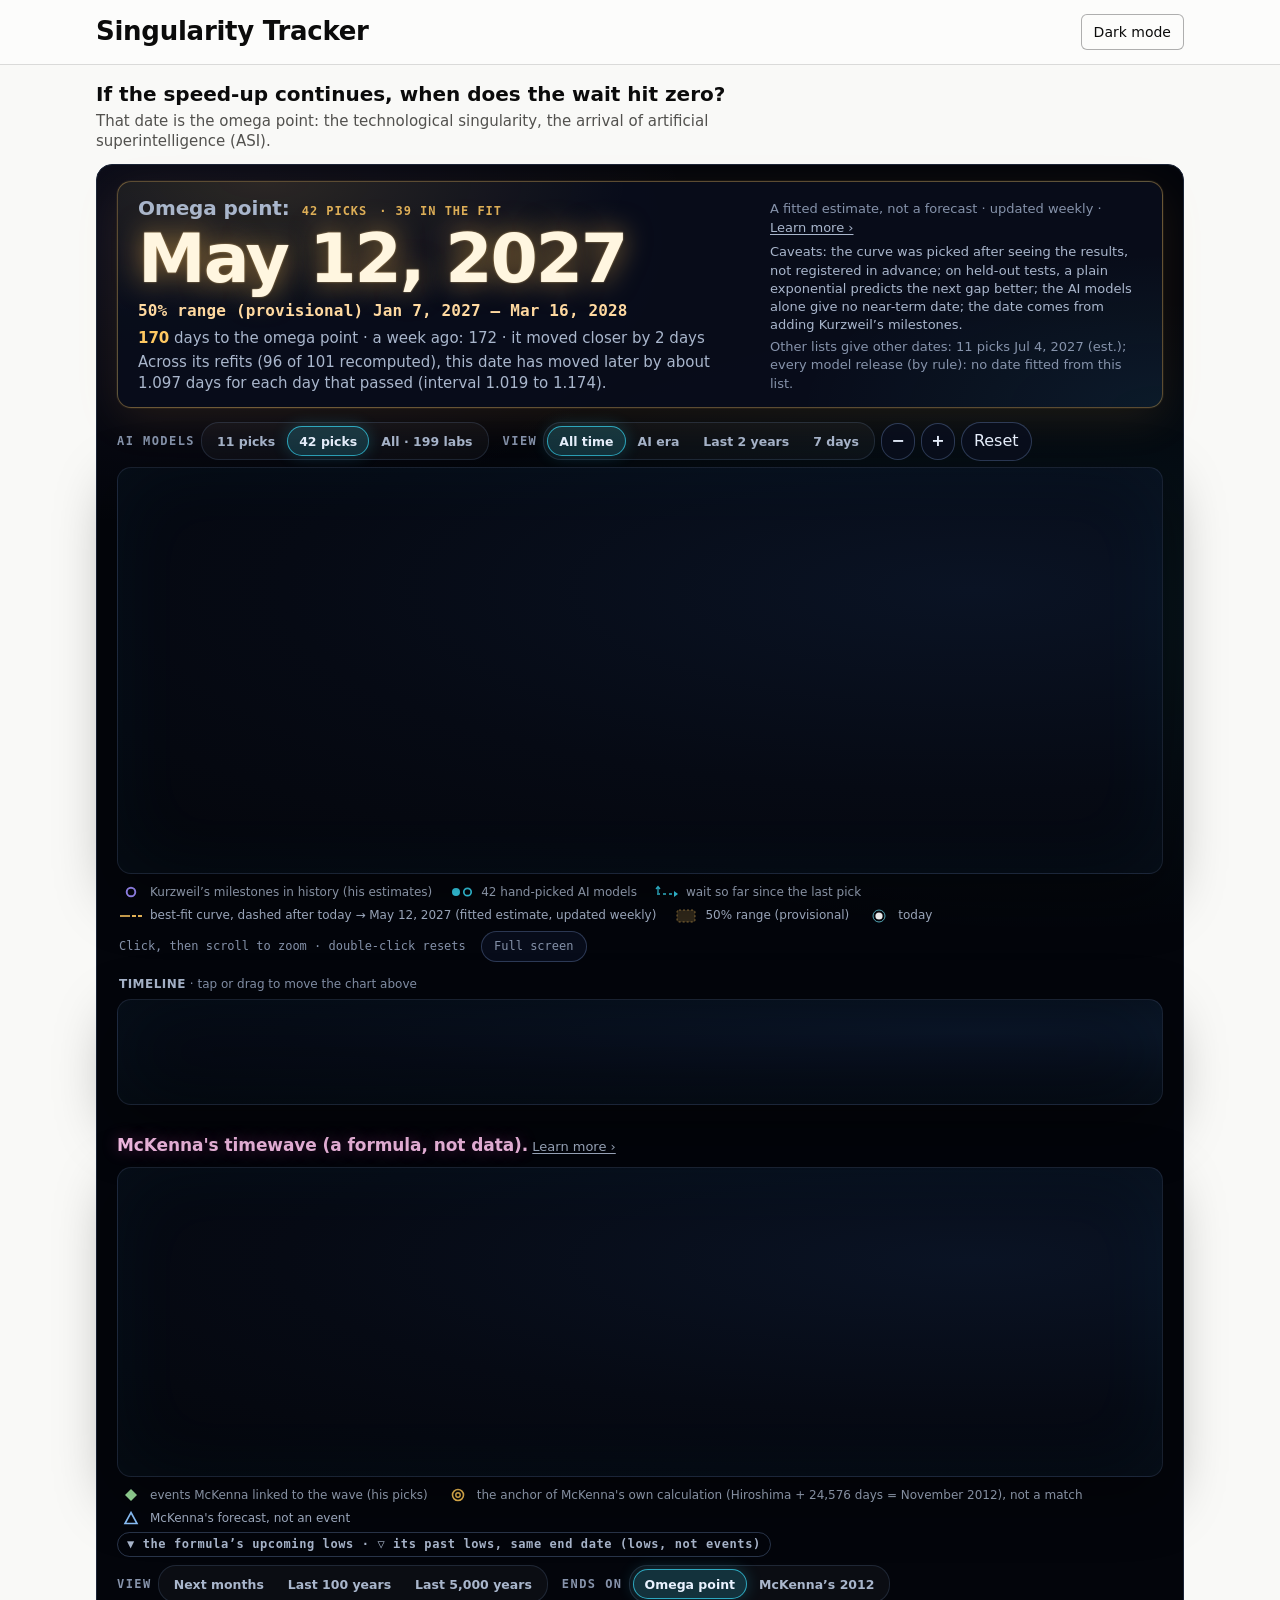
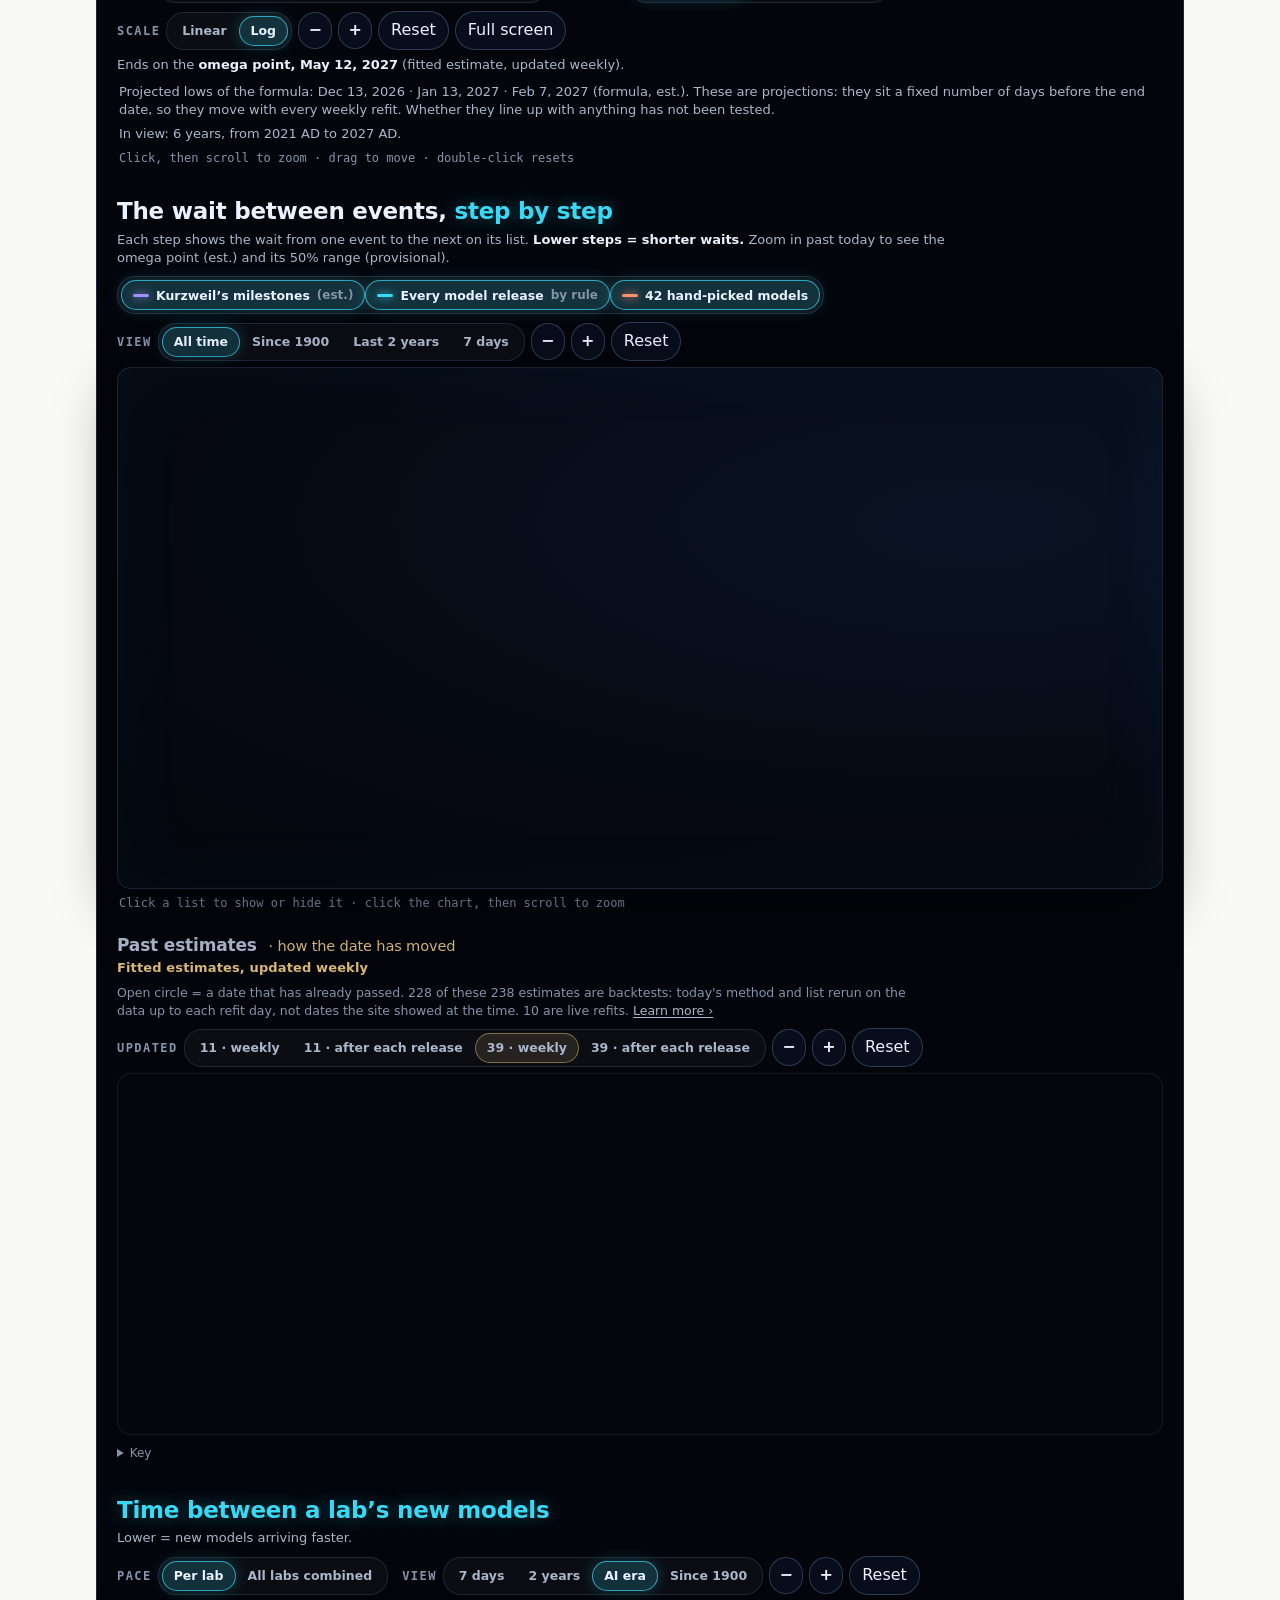
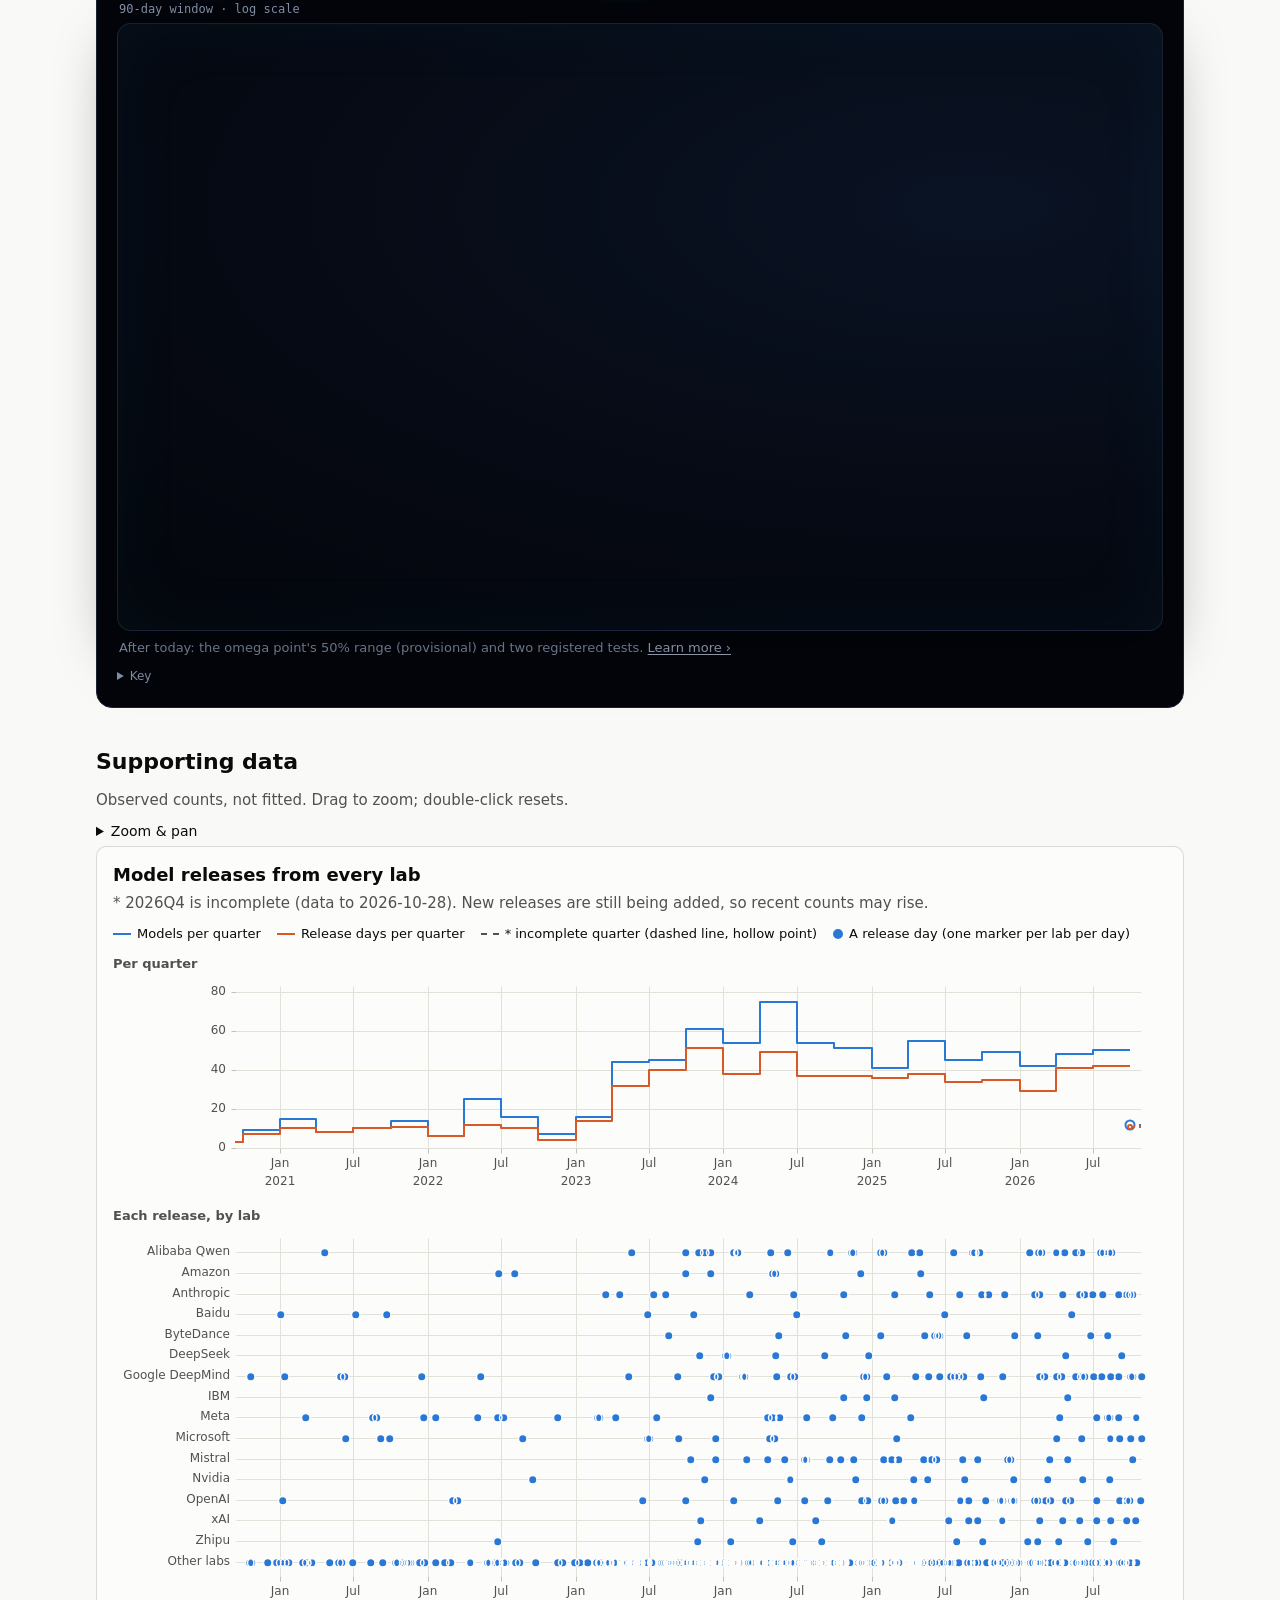
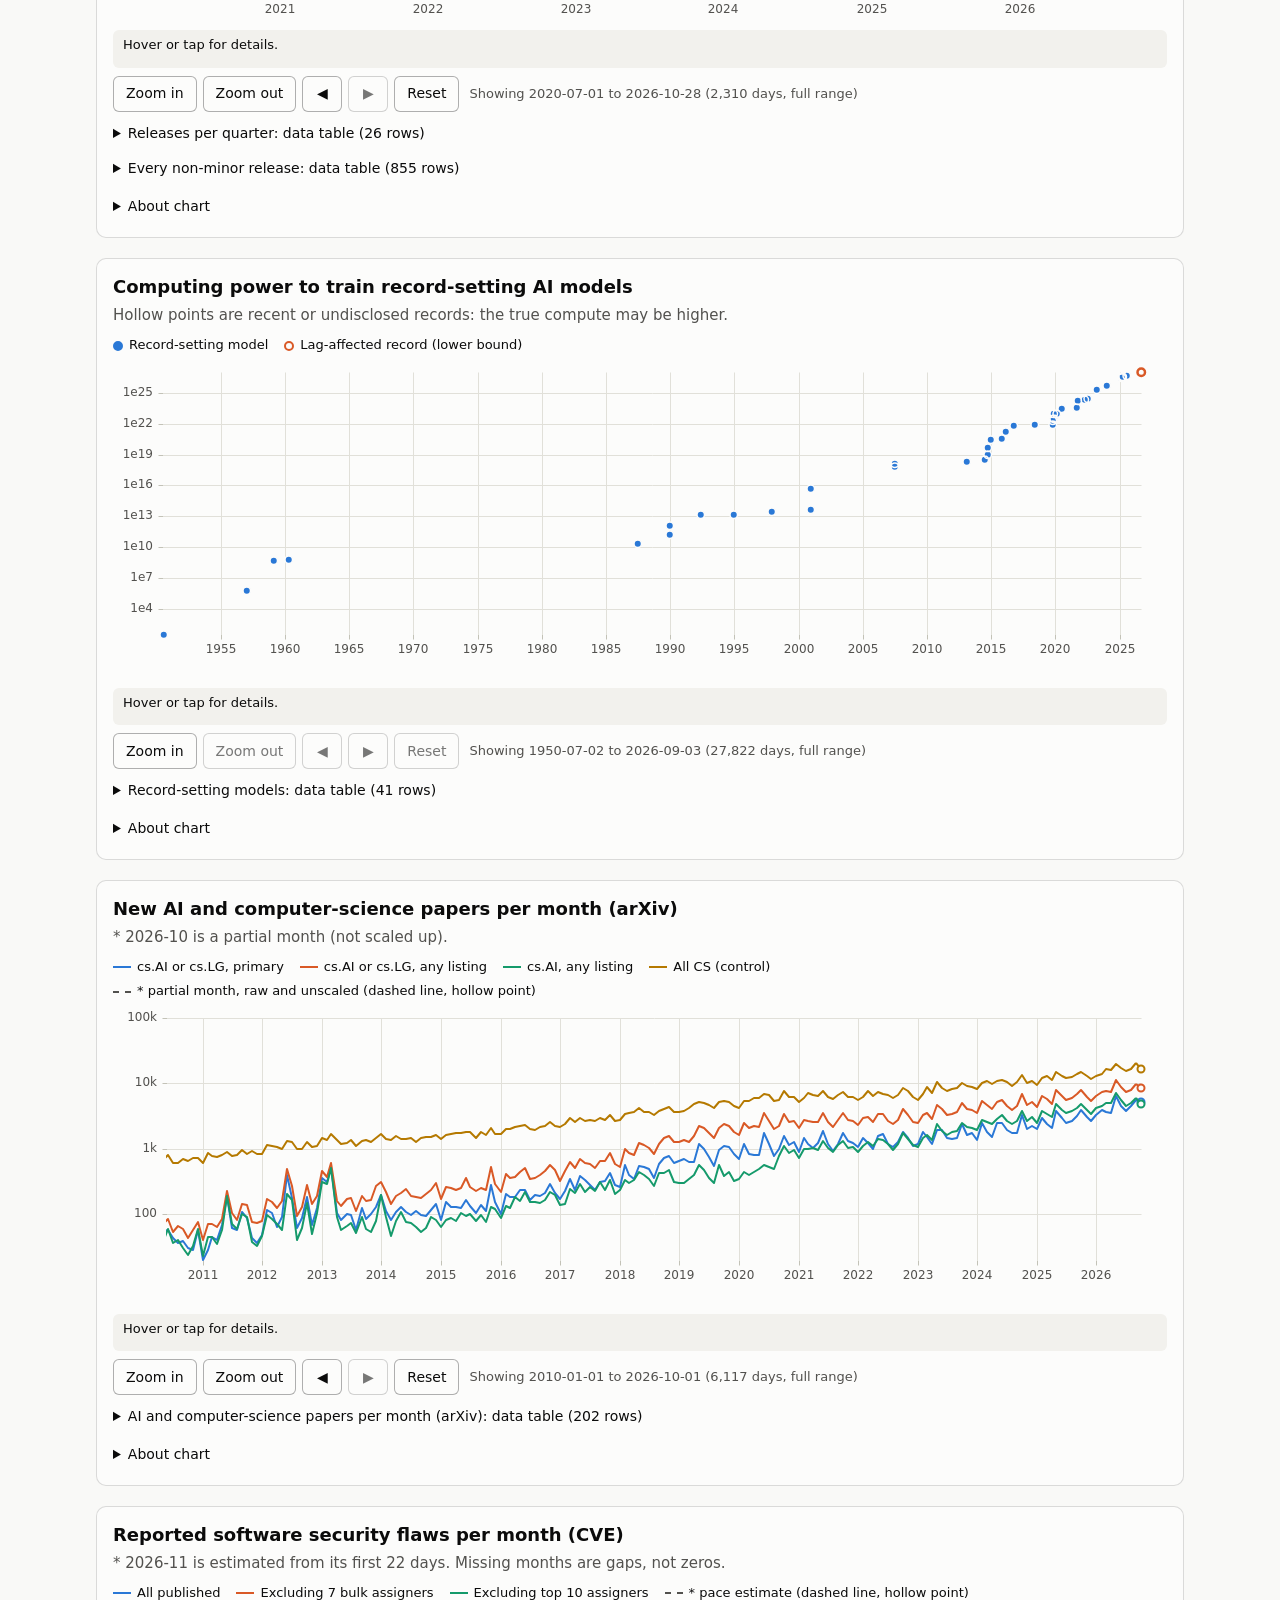
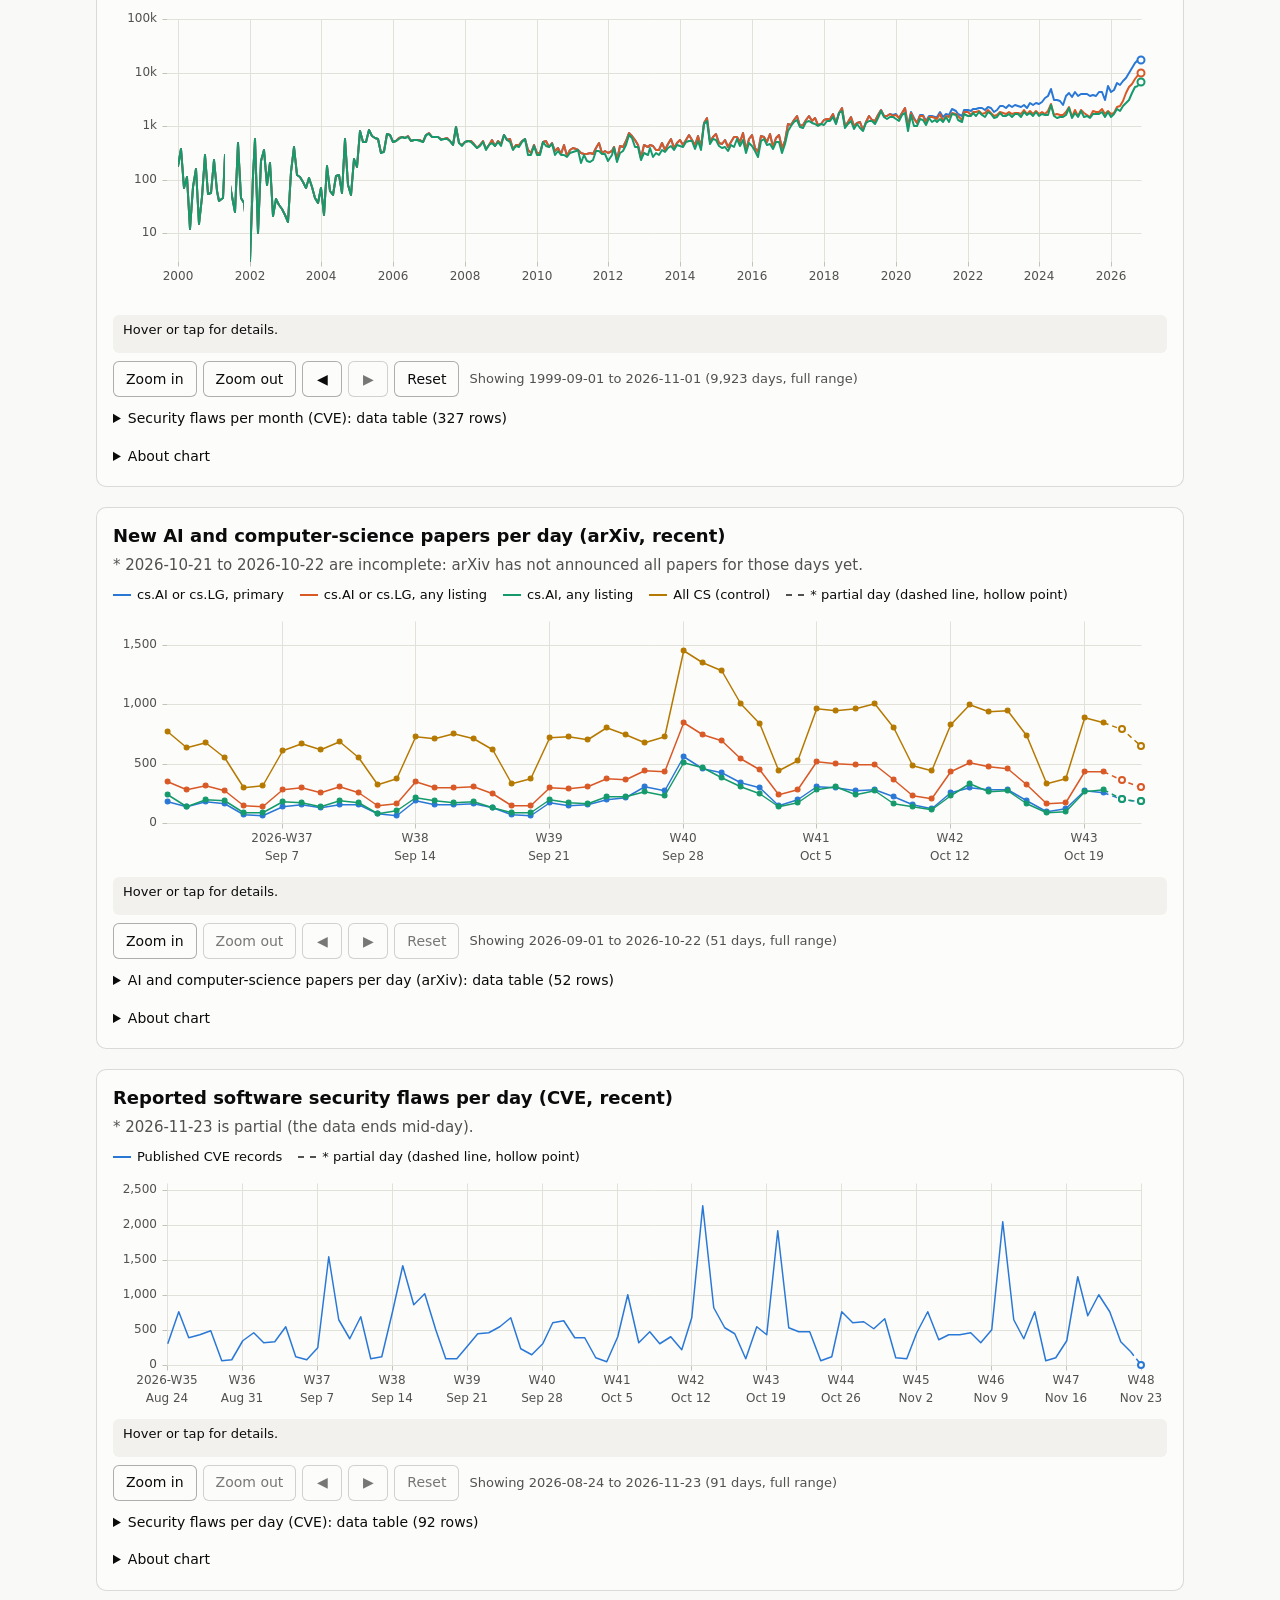
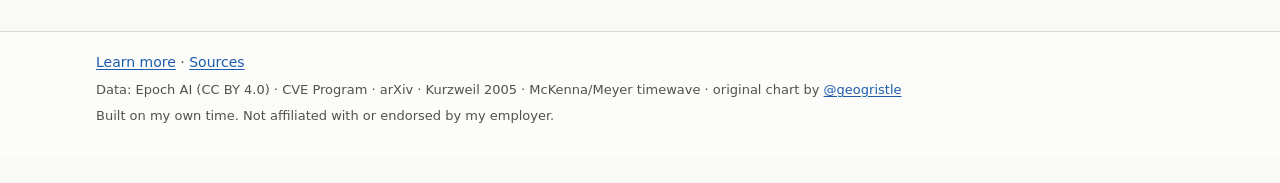
<file: index.html>
<!doctype html>
<html lang="en">
<head>
<meta charset="utf-8">
<meta name="viewport" content="width=device-width, initial-scale=1">
<link rel="icon" href="data:,">
<title>Singularity Tracker</title>
<meta name="description" content="Does the shrinking wait between big leaps really reach zero? A test on AI-progress data, with the omega point (the arrival of ASI) as a weekly fitted estimate, not a forecast.">
<meta name="color-scheme" content="light dark">
<meta property="og:type" content="website">
<meta property="og:title" content="Singularity Tracker">
<meta property="og:description" content="Does the shrinking wait between big leaps really reach zero? A test on AI-progress data, with the omega point (the arrival of ASI) as a weekly fitted estimate, not a forecast.">
<meta property="og:image" content="https://singularity.joseqc.com/share.png">
<meta property="og:image:type" content="image/png">
<meta property="og:image:width" content="1200">
<meta property="og:image:height" content="630">
<meta property="og:image:alt" content="The omega point card: a fitted estimate, not a forecast, with its 50% range (provisional, in-sample), updated weekly." data-awaiting-skeptic="true">
<meta name="twitter:card" content="summary_large_image">
<meta name="twitter:image" content="https://singularity.joseqc.com/share.png">
<meta name="twitter:image:alt" content="The omega point card: a fitted estimate, not a forecast, with its 50% range (provisional, in-sample), updated weekly." data-awaiting-skeptic="true">
<script>
  // Apply a stored theme before first paint. Storage may be unavailable.
  (function () {
    try {
      var t = window.localStorage.getItem('st-theme');
      if (t === 'light' || t === 'dark') document.documentElement.setAttribute('data-theme', t);
    } catch (e) { /* ignore */ }
    // uPlot formats numbers with navigator.language; some systems report an
    // invalid tag (e.g. "en-US@posix"), which would stop the charts loading.
    try { new Intl.NumberFormat(navigator.language); } catch (e) {
      try { Object.defineProperty(navigator, 'language', { value: 'en-US', configurable: true }); } catch (e2) { /* ignore */ }
    }
  })();
</script>
<link rel="stylesheet" href="vendor/uplot/uPlot.min.css">
<link rel="stylesheet" href="style.css">
</head>
<body>
<a class="skip-link" href="#main">Skip to content</a>

<header class="site-header">
  <div class="wrap header-row">
    <h1>Singularity Tracker</h1>
    <button id="theme-toggle" class="btn theme-toggle" type="button" aria-pressed="false" hidden>Dark mode</button>
  </div>
</header>

<main id="main" class="wrap">
  <p class="ask">If the speed-up continues, when does the wait hit zero?</p>
  <p class="ask-def"><span class="ask-lg">That date is the omega point: the technological singularity, the arrival of artificial superintelligence (ASI).</span><span class="ask-sm">Omega point = the singularity: the arrival of ASI.</span></p>

  <section id="main-chart" class="mc" aria-label="Omega point and the singularity chart">
    <section class="mc-omega" id="mc-omega" aria-labelledby="mc-omega-k" data-state="loading">
      <div class="mc-omega-main">
        <div class="mc-omega-top"><h2 class="mc-omega-k" id="mc-omega-k">Omega point:</h2><span class="mc-omega-for" id="mc-omega-for"></span> <span class="mc-omega-for" id="mc-omega-fitn" hidden></span></div>
        <p class="mc-omega-date" id="mc-omega-date" aria-live="polite"></p>
        <p class="mc-omega-range" id="mc-omega-range" data-awaiting-skeptic="true"></p>
        <p class="mc-omega-recede" id="mc-omega-recede" data-awaiting-skeptic="true"></p>
        <p class="mc-omega-recession" id="mc-omega-recession" data-awaiting-skeptic="true" hidden></p>
      </div>
      <div class="mc-omega-side">
        <p class="mc-omega-slide" id="mc-omega-slide"></p>
        <p class="mc-omega-fine">A fitted estimate, not a forecast · updated weekly &middot; <a href="learn.html#omega">Learn more &rsaquo;</a></p>
        <details class="mc-omega-more" id="mc-omega-more" data-awaiting-skeptic="true"><summary>Caveats; other lists give other dates</summary>
          <p class="mc-omega-cav" id="mc-omega-cav">Caveats: the curve was picked after seeing the results, not registered in advance; on held-out tests, a plain exponential predicts the next gap better; the AI models alone give no near-term date; the date comes from adding Kurzweil’s milestones.</p>
          <p class="mc-omega-other" id="mc-omega-other" hidden></p>
        </details>
      </div>
      <noscript><p class="mc-omega-ns">The date needs JavaScript. It is in <code>data/main_chart.json</code>.</p></noscript>
    </section>
    <div class="mc-hero" id="mc-hero">
      <div class="mc-controls">
        <button type="button" class="mc-opts-btn" id="mc-opts-btn" aria-expanded="false" data-awaiting-skeptic="true"><span class="mc-opts-t">AI models and view</span></button>
        <div class="mc-grp mc-g-list">
          <span class="mc-glabel">AI models</span>
          <div class="mc-seg" role="group" aria-label="Which AI model list" id="mc-list">
            <button type="button" data-list="v1" aria-pressed="false"></button>
            <button type="button" data-list="v3" aria-pressed="true"></button>
            <button type="button" data-list="rule" aria-pressed="false"></button>
          </div>
        </div>
        <div class="mc-grp mc-g-view">
          <span class="mc-glabel">View</span>
          <div class="mc-seg" role="group" aria-label="Main chart zoom presets" id="mc-preset-hero">
            <button type="button" data-preset="all" aria-pressed="true"><span class="mc-lg">All time</span><span class="mc-sm">All</span></button>
            <button type="button" data-preset="ai" aria-pressed="false">AI era</button>
            <button type="button" data-preset="y2" aria-pressed="false"><span class="mc-lg">Last 2 years</span><span class="mc-sm">2 yrs</span></button>
            <button type="button" data-preset="d7" aria-pressed="false">7 days</button>
          </div>
          <span class="mc-zgrp">
            <button type="button" class="mc-pill mc-sq" id="mc-hero-out" aria-label="Zoom out the main chart">&minus;</button>
            <button type="button" class="mc-pill mc-sq" id="mc-hero-in" aria-label="Zoom in the main chart">+</button>
            <button type="button" class="mc-pill" id="mc-hero-reset">Reset</button>
          </span>
        </div>
      </div>
      <p class="mc-listnote" id="mc-listnote" hidden></p>
      <div class="mc-box" id="mc-box-hero">
        <canvas id="mc-cv-hero" tabindex="0" role="img" data-awaiting-skeptic="true" aria-label="Log-log chart: wait until the next event against time before today. Purple rings are Kurzweil's milestones from his published 2005 table, all estimates; cyan points are the AI models of the selected list; today pulses at the end of the wait so far since the last model. A best-fit curve runs up to today and goes on, dashed, down to the omega point, where the wait reaches zero, with the 50% range shaded around it; that date, given in the legend, is a fitted estimate, updated weekly. The omega point comes from adding Kurzweil's milestones: the AI models alone give no near-term date. Click the chart, then scroll to zoom; drag to select; double-click resets; keys plus, minus, left, right and 0."></canvas>
        <canvas class="mc-dyn" id="mc-cv-hero-dyn" aria-hidden="true"></canvas>
        <div class="mc-tip" hidden></div><div class="mc-toast" aria-hidden="true"></div>
        <noscript><p class="mc-noscript">The main chart needs JavaScript. Its data are published as
          <code>data/main_chart.json</code> next to this page.</p></noscript>
      </div>
      <p class="mc-capline" id="mc-hero-cap" hidden></p>
      <p class="visually-hidden" id="mc-hero-live" aria-live="polite"></p>
      <div class="mc-legend" id="mc-legend-hero"></div>
      <p class="mc-verdict-line" hidden title="Status label of Curated release lists (v1, v3, v3b, v4), verbatim: rung R (Retired), approved in #25."><span class="mc-verdict-k">Verdict</span> <span id="mc-headline" class="mc-verdict">artifact of the chart&#x27;s construction; fails the held-out test; AI-only fit gives no near-term date</span> <a href="learn.html#status">Learn more &rsaquo;</a></p>
      <p class="mc-credit" hidden>Tests <a href="https://x.com/geogristle/status/2105113398774211025">@geogristle</a>&rsquo;s method (X, 29 Sep 2026), redrawn from repo data without copying.</p>
      <p class="mc-hint"><span class="mc-lg">Click, then scroll to zoom &middot; double-click resets</span><span class="mc-sm">Pinch to zoom &middot; double-tap resets</span> <button type="button" class="mc-pill mc-fsbtn" id="mc-hero-fs" aria-pressed="false" hidden>Full screen</button></p>
    </div>

    <section class="mc-panel mc-deep" id="mc-deep" aria-label="Timeline strip" data-awaiting-skeptic="true">
      <p class="mc-deepcap"><b>Timeline</b> <span class="mc-deephint">&middot; tap or drag to move the chart above</span></p>
      <div class="mc-box mc-deep-box" id="mc-box-deep">
        <canvas id="mc-cv-deep" tabindex="0" role="img" aria-label="Timeline strip: Kurzweil's milestones as hollow rings at their estimated dates on a log scale of time before today, from the oldest to today at the right edge, with a box showing the range of the main chart above. Click or drag to move that chart; arrow keys move it, plus and minus zoom it."></canvas>
        <div class="mc-tip" hidden></div><div class="mc-toast" aria-hidden="true"></div>
      </div>
    </section>

    <section class="mc-panel mc-second" id="mc-mck" aria-labelledby="mc-mck-label">
      <p class="mc-mcap"><b id="mc-mck-label">McKenna&#x27;s timewave (a formula, not data).</b> <a href="learn.html#timewave">Learn more &rsaquo;</a></p>
      <div class="mc-box" id="mc-box-mck">
        <canvas id="mc-cv-mck" tabindex="0" role="img" aria-label="The Timewave Zero curve, drawn by Terence McKenna's method, with its end date given in the legend." data-awaiting-skeptic="true"></canvas>
        <canvas class="mc-dyn" id="mc-cv-mck-dyn" aria-hidden="true"></canvas>
        <div class="mc-tip" hidden></div><div class="mc-toast" aria-hidden="true"></div>
      </div>
      <div class="mc-legend" id="mc-legend-mck" data-awaiting-skeptic="true" hidden></div>
      <div class="mc-controls">
        <span class="mc-chip" id="mc-mck-link"></span>
        <div class="mc-grp">
          <span class="mc-glabel">View</span>
          <div class="mc-seg" role="group" aria-label="Timewave view" id="mc-mck-views">
            <button type="button" data-view="next" aria-pressed="false" data-awaiting-skeptic="true">Next months</button>
            <button type="button" data-view="100" aria-pressed="false" data-awaiting-skeptic="true">Last 100 years</button>
            <button type="button" data-view="5000" aria-pressed="false" data-awaiting-skeptic="true">Last 5,000 years</button>
          </div>
        </div>
        <div class="mc-grp">
          <span class="mc-glabel">Ends on</span>
          <div class="mc-seg" role="group" aria-label="Timewave zero date" id="mc-anchor">
            <button type="button" data-anchor="omega" aria-pressed="true">Omega point</button>
            <button type="button" data-anchor="mckenna" aria-pressed="false">McKenna&rsquo;s 2012</button>
          </div>
        </div>
        <div class="mc-grp">
          <span class="mc-glabel">Scale</span>
          <div class="mc-seg" role="group" aria-label="Timewave scale" id="mc-scale">
            <button type="button" data-scale="lin" aria-pressed="false">Linear</button>
            <button type="button" data-scale="log" aria-pressed="true">Log</button>
          </div>
          <span class="mc-zgrp">
            <button type="button" class="mc-pill mc-sq" id="mc-mck-out" aria-label="Zoom out the timewave panel">&minus;</button>
            <button type="button" class="mc-pill mc-sq" id="mc-mck-in" aria-label="Zoom in the timewave panel">+</button>
            <button type="button" class="mc-pill" id="mc-mck-reset">Reset</button>
            <button type="button" class="mc-pill" id="mc-mck-fs" aria-pressed="false">Full screen</button>
          </span>
        </div>
      </div>
      <p class="mc-lede mc-manchor" id="mc-mck-anchor" aria-live="polite" data-awaiting-skeptic="true"></p>
      <p class="mc-capline" id="mc-mck-lows" data-awaiting-skeptic="true" hidden></p>
      <p class="mc-capline" id="mc-mck-span" hidden></p>
      <p class="mc-hint"><span class="mc-lg">Click, then scroll to zoom &middot; drag to move &middot; double-click resets</span><span class="mc-sm">Pinch to zoom &middot; drag sideways to move &middot; double-tap resets</span></p>
    </section>

    <section class="mc-panel" id="mc-steps" aria-labelledby="mc-steps-title" data-awaiting-skeptic="true">
      <h2 class="mc-sec" id="mc-steps-title">The wait between events, <span>step by step</span></h2>
      <p class="mc-lede">Each step shows the wait from one event to the next on its list. <b>Lower steps = shorter waits.</b><span id="mc-steps-after"> Zoom in past today to see the omega point (est.) and its 50% range (provisional).</span></p>
      <div class="mc-controls">
        <div class="mc-seg mc-sers" role="group" aria-label="Lists shown as steps" id="mc-steps-series">
          <button type="button" data-ser="kurz" aria-pressed="true"><i class="k"></i><span class="t">Kurzweil&rsquo;s milestones</span> <span class="mc-dim">(est.)</span></button>
          <button type="button" data-ser="rule" aria-pressed="true"><i class="r"></i><span class="t">Every model release</span> <span class="mc-dim">by rule</span></button>
          <button type="button" data-ser="pick" aria-pressed="true"><i class="p"></i><span class="t">Hand-picked models</span></button>
        </div>
        <div class="mc-grp">
          <span class="mc-glabel">View</span>
          <div class="mc-seg" role="group" aria-label="Steps chart zoom presets" id="mc-preset-steps">
            <button type="button" data-preset="all" aria-pressed="true"><span class="mc-lg">All time</span><span class="mc-sm">All</span></button>
            <button type="button" data-preset="s1900" aria-pressed="false">Since 1900</button>
            <button type="button" data-preset="y2" aria-pressed="false"><span class="mc-lg">Last 2 years</span><span class="mc-sm">2 yrs</span></button>
            <button type="button" data-preset="d7" aria-pressed="false">7 days</button>
          </div>
          <span class="mc-zgrp">
            <button type="button" class="mc-pill mc-sq" id="mc-steps-out" aria-label="Zoom out the steps chart">&minus;</button>
            <button type="button" class="mc-pill mc-sq" id="mc-steps-in" aria-label="Zoom in the steps chart">+</button>
            <button type="button" class="mc-pill" id="mc-steps-reset">Reset</button>
          </span>
        </div>
      </div>
      <div class="mc-box" id="mc-box-steps">
        <canvas id="mc-cv-steps" tabindex="0" role="img" aria-label="Steps chart: the wait until the next event as a staircase on a log scale of time before today. Purple steps are Kurzweil's milestones (his estimates), cyan steps every model release from the AI labs (by rule), coral steps the hand-picked models of the list chosen above (the default list while it shows every release); hollow marks are estimates or upper bounds. Zoomed in, after today: the registered test windows and, when the track record is shown, the 50% range as a band and the omega point. A drop where the chart moves from one list to another comes from switching lists, not from faster progress, and Kurzweil chose his milestones, so his list shapes the long-run line. Click the chart, then scroll to zoom; drag to select; double-click resets."></canvas>
        <canvas class="mc-dyn" id="mc-cv-steps-dyn" aria-hidden="true"></canvas>
        <div class="mc-tip" hidden></div><div class="mc-toast" aria-hidden="true"></div>
      </div>
      <p class="mc-capline" id="mc-steps-cap" hidden></p>
      <p class="mc-hint"><span class="mc-lg">Click a list to show or hide it &middot; click the chart, then scroll to zoom</span><span class="mc-sm">Tap a list to show or hide it &middot; pinch to zoom</span></p>
    </section>

    <section class="mc-panel mc-track" id="mc-track" aria-labelledby="mc-track-title">
      <h2 class="mc-sec mc-track-h" id="mc-track-title">Past estimates <span class="mc-track-k">&middot; how the date has moved</span></h2>
      <p class="mc-track-caption" id="mc-track-caption">Fitted estimates, updated weekly</p>
      <p class="mc-lede mc-track-lede">Open circle = a date that has already passed. 228 of these 238 estimates are backtests: today&#x27;s method and list rerun on the data up to each refit day, not dates the site showed at the time. 10 are live refits. <a href="learn.html#omega">Learn more &rsaquo;</a></p>
      <div class="mc-controls">
        <div class="mc-grp">
          <span class="mc-glabel">Updated</span>
          <div class="mc-seg" role="group" aria-label="Which list and refit method" id="mc-track-group"><button type="button" data-list="v1" data-method="calendar" aria-pressed="true"><span class="mc-lg">11 &middot; weekly</span><span class="mc-sm">11 &middot; weekly</span></button><button type="button" data-list="v1" data-method="release_cut" aria-pressed="false"><span class="mc-lg">11 &middot; after each release</span><span class="mc-sm">11 &middot; per release</span></button><button type="button" data-list="v3" data-method="calendar" aria-pressed="false"><span class="mc-lg">39 &middot; weekly</span><span class="mc-sm">39 &middot; weekly</span></button><button type="button" data-list="v3" data-method="release_cut" aria-pressed="false"><span class="mc-lg">39 &middot; after each release</span><span class="mc-sm">39 &middot; per release</span></button></div>
          <button type="button" class="mc-pill mc-sq" id="mc-track-out" aria-label="Zoom out the track record">&minus;</button>
          <button type="button" class="mc-pill mc-sq" id="mc-track-in" aria-label="Zoom in the track record">+</button>
          <button type="button" class="mc-pill" id="mc-track-reset">Reset</button>
        </div>
      </div>
      <div class="mc-box mc-track-box" id="mc-box-track">
        <canvas id="mc-cv-track" tabindex="0" role="img" data-awaiting-skeptic="true" aria-label="Track record: one row per refit of the same fixed method on the selected hand-picked list, from the refit day to the date the fit named then, with the 95% range it claimed at that refit (a past claim); hollow points have passed (failed forecasts). Below, the claimed half-width against how far the date moved by the next refit, both as a share of the time the fit said remained."></canvas>
        <canvas class="mc-dyn" id="mc-cv-track-dyn" aria-hidden="true"></canvas>
        <div class="mc-tip" hidden></div><div class="mc-toast" aria-hidden="true"></div>
      </div>
      <details class="mc-key">
        <summary>Key</summary>
        <div class="mc-legend" id="mc-legend-track" data-awaiting-skeptic="true"></div>
      </details>
    </section>

    <section class="mc-panel" id="mc-cal" aria-labelledby="mc-cal-title">
      <h2 class="mc-sec" id="mc-cal-title"><span id="mc-cal-title-s">Time between a lab&rsquo;s new models</span></h2>
      <p class="mc-lede" id="mc-cal-lede"></p>
      <div class="mc-controls">
        <div class="mc-grp">
          <span class="mc-glabel">Pace</span>
          <div class="mc-seg" role="group" aria-label="Pace measure" id="mc-mode">
            <button type="button" data-mode="per_lab" aria-pressed="true"><span class="mc-lg">Per lab</span><span class="mc-sm">Per lab</span></button>
            <button type="button" data-mode="pooled" aria-pressed="false"><span class="mc-lg">All labs combined</span><span class="mc-sm">Combined</span></button>
          </div>
        </div>
        <div class="mc-grp">
          <span class="mc-glabel">View</span>
          <div class="mc-seg" role="group" aria-label="Calendar zoom presets" id="mc-preset-cal">
            <button type="button" data-preset="d7" aria-pressed="false">7 days</button>
            <button type="button" data-preset="y2" aria-pressed="false"><span class="mc-lg">2 years</span><span class="mc-sm">2 yrs</span></button>
            <button type="button" data-preset="ai" aria-pressed="true">AI era</button>
            <button type="button" data-preset="all" aria-pressed="false"><span class="mc-lg">Since 1900</span><span class="mc-sm">1900</span></button>
          </div>
          <span class="mc-zgrp">
            <button type="button" class="mc-pill mc-sq" id="mc-cal-out" aria-label="Zoom out the calendar view">&minus;</button>
            <button type="button" class="mc-pill mc-sq" id="mc-cal-in" aria-label="Zoom in the calendar view">+</button>
            <button type="button" class="mc-pill" id="mc-cal-reset">Reset</button>
          </span>
        </div>
      </div>
      <p class="mc-axisnote" id="mc-cal-axisnote"></p>
      <div class="mc-box" id="mc-box-cal">
        <canvas id="mc-cv-cal" tabindex="0" role="img" aria-label="Calendar view: the wait between one lab’s new AI models, per active lab, over a 90-day window, with placeholder names on the biggest drops, lab entries under the axis, today pulsing on the time axis, and after today the two registered CVE test windows and the omega band: the latest refit&#x27;s calibrated 50% range (provisional, in-sample), a fitted estimate, with a ghost trail of earlier refits under the chart showing where the date pointed at each update: it keeps moving later."></canvas>
        <canvas class="mc-dyn" id="mc-cv-cal-dyn" aria-hidden="true"></canvas>
        <div class="mc-tip" hidden></div><div class="mc-toast" aria-hidden="true"></div>
      </div>
      <p class="mc-aftertoday">After today: the omega point&#x27;s 50% range (provisional) and two registered tests. <a href="learn.html#tests">Learn more &rsaquo;</a></p>
      <details class="mc-key">
        <summary>Key</summary>
        <div class="mc-legend" id="mc-legend-cal"></div>
      </details>
    </section>
  </section>

  <section id="data" aria-labelledby="h-data">
    <h2 id="h-data">Supporting data</h2>
    <p class="note data-line">Observed counts, not fitted. Drag to zoom; double-click resets.</p>
    <details class="howto-more">
      <summary>Zoom &amp; pan</summary>
      <p><strong>Zooming:</strong> drag across a chart to zoom to that span; use the buttons; or focus a chart
      (click it or Tab to it) and press <kbd>+</kbd> / <kbd>&minus;</kbd> to zoom, <kbd>&larr;</kbd> / <kbd>&rarr;</kbd>
      to pan and <kbd>0</kbd> to reset. Once a chart is focused the mouse wheel zooms too (<kbd>Ctrl</kbd> + wheel or a
      trackpad pinch works at any time). On touch screens, pinch to zoom, swipe sideways to pan and tap a point for
      details. The narrowest view is 7 days. Double-click resets.</p>
    </details>
    <noscript><p class="pending">The charts need JavaScript. The data are in <code>data/</code>.</p></noscript>

    <article class="panel" id="panel-releases" aria-labelledby="h-releases">
      <h3 id="h-releases">Model releases from every lab</h3>

      <p class="note caveat">* 2026Q4 is incomplete (data to 2026-10-28). New releases are still being added, so recent counts may rise.</p>
      <div class="chart-mount" data-chart="releases"></div>
      <details class="panel-about">
        <summary>About chart</summary>
<p class="verdict"><span class="verdict-k">Verdict</span> <a class="rung" href="learn.html#status" title="Rung U, Undetermined. See Series status." aria-label="Rung U, Undetermined. See Series status.">U</a> <span class="verdict-series">11-lab release rate (rule-defined):</span> <span class="verdict-label">Q1-Q3 2026 up 12% on 2024 by models, 55% by release days; whether this is acceleration depends on the counting rule, and 2026 is a lower bound.</span> <span class="verdict-power">(finite date not detectable by this test)</span></p>
        <p class="panel-sub">Non-minor releases from every lab in Epoch&rsquo;s catalogue (Epoch AI data, rule-defined;
        fine-tunes, dated snapshots and previews are minor and excluded). Epoch covers more labs in recent years, so
        part of any rise is wider coverage. Top: counts per quarter, by models and by release days (same-day releases
        from one lab merged). Bottom: every release, one row per lab for the labs with the most releases, the rest in
        one row. Tables:
        <a href="learn.html#tables">Learn more &rsaquo;</a></p>
      </details>
    </article>
    <article class="panel" id="panel-compute" aria-labelledby="h-compute">
      <h3 id="h-compute">Computing power to train record-setting AI models</h3>

      <p class="note caveat">Hollow points are recent or undisclosed records: the true compute may be higher.</p>
      <div class="chart-mount" data-chart="compute"></div>
      <details class="panel-about">
        <summary>About chart</summary>
<p class="verdict"><span class="verdict-k">Verdict</span> <a class="rung" href="learn.html#status" title="Rung 2, Exponential. See Series status." aria-label="Rung 2, Exponential. See Series status.">2</a> <span class="verdict-series">Frontier training compute (record-setters):</span> <span class="verdict-label">fast exponential (~5-6 month doubling), not accelerating, no credible finite date; recent-year counts a lower bound due to Epoch lag</span> <span class="verdict-power">(power under R-d: pending #11)</span></p>
        <p class="panel-sub">Each point is a model whose training compute exceeded every earlier model&rsquo;s (Epoch AI
        notable models). Log scale, FLOP.</p>
      </details>
    </article>
    <article class="panel" id="panel-arxiv-monthly" aria-labelledby="h-arxiv-monthly">
      <h3 id="h-arxiv-monthly">New AI and computer-science papers per month (arXiv)</h3>

      <p class="note caveat">* 2026-10 is a partial month (not scaled up).</p>
      <div class="chart-mount" data-chart="arxiv_monthly"></div>
      <details class="panel-about">
        <summary>About chart</summary>
<p class="verdict"><span class="verdict-k">Verdict</span> <a class="rung" href="learn.html#status" title="Rung 2, Exponential. See Series status." aria-label="Rung 2, Exponential. See Series status.">2</a> <span class="verdict-series">arXiv cs.AI / cs.LG submissions:</span> <span class="verdict-label">growing fast (~40-55%/yr), not accelerating once relabeling is accounted for, no credible finite date</span> <span class="verdict-power">(power under R-d: pending #11)</span></p>
        <p class="panel-sub">New papers by version-1 submission month, UTC. Log scale. &ldquo;Primary&rdquo; counts a paper
        by its main category; &ldquo;any listing&rdquo; includes cross-lists. All CS is the reporting-volume control.</p>
      </details>
    </article>
    <article class="panel" id="panel-cve-monthly" aria-labelledby="h-cve-monthly">
      <h3 id="h-cve-monthly">Reported software security flaws per month (CVE)</h3>

      <p class="note caveat">* 2026-11 is estimated from its first 22 days. Missing months are gaps, not zeros.</p>
      <div class="chart-mount" data-chart="cve_monthly"></div>
      <details class="panel-about">
        <summary>About chart</summary>
<p class="verdict"><span class="verdict-k">Verdict</span> <a class="rung" href="learn.html#status" title="Rung 3, Super-exponential with no credible finite date. See Series status." aria-label="Rung 3, Super-exponential with no credible finite date. See Series status.">3</a> <span class="verdict-series">CVE records published per month:</span> <span class="verdict-label">accelerating, no credible finite date</span> <span class="verdict-power">(power under R-d: pending #11)</span></p>
        <p class="panel-sub">Published CVE records (rejected records excluded) by publication month, UTC. Log scale.
        &ldquo;Excluding 7 bulk assigners&rdquo; drops Linux, VulnCheck, GitHub_M, VulDB, Patchstack, Wordfence and
        WPScan; &ldquo;excluding top 10&rdquo; drops the 10 largest recent assigners (CNAs).</p>
      </details>
    </article>
    <article class="panel" id="panel-arxiv-daily" aria-labelledby="h-arxiv-daily">
      <h3 id="h-arxiv-daily">New AI and computer-science papers per day (arXiv, recent)</h3>

      <p class="note caveat">* 2026-10-21 to 2026-10-22 are incomplete: arXiv has not announced all papers for those days yet.</p>
      <div class="chart-mount" data-chart="arxiv_daily"></div>
      <details class="panel-about">
        <summary>About chart</summary>
        <p class="panel-sub">Same categories, by version-1 submission day, UTC. Linear scale.</p>
      </details>
    </article>
    <article class="panel" id="panel-cve-daily" aria-labelledby="h-cve-daily">
      <h3 id="h-cve-daily">Reported software security flaws per day (CVE, recent)</h3>

      <p class="note caveat">* 2026-11-23 is partial (the data ends mid-day).</p>
      <div class="chart-mount" data-chart="cve_daily"></div>
      <details class="panel-about">
        <summary>About chart</summary>
        <p class="panel-sub">Daily count by publication date, UTC, for roughly the last three months of the snapshot.
        Linear scale. The most recent day in the snapshot may be incomplete.</p>
      </details>
    </article>
  </section>
</main>

<footer class="site-footer">
  <div class="wrap">
    <p class="foot-links"><a href="learn.html">Learn more</a> &middot; <a href="learn.html#sources">Sources</a></p>
    <p class="foot-credit">Data: Epoch AI (CC BY 4.0) &middot; CVE Program &middot; arXiv &middot; Kurzweil 2005 &middot; McKenna/Meyer timewave &middot; original chart by <a href="https://x.com/geogristle/status/2105113398774211025">@geogristle</a></p>
    <p class="foot-credit foot-own">Built on my own time. Not affiliated with or endorsed by my employer.</p>
  </div>
</footer>
<script src="main_chart.js"></script>
<script src="vendor/uplot/uPlot.iife.min.js"></script>
<script src="app.js"></script>
</body>
</html>
</file>
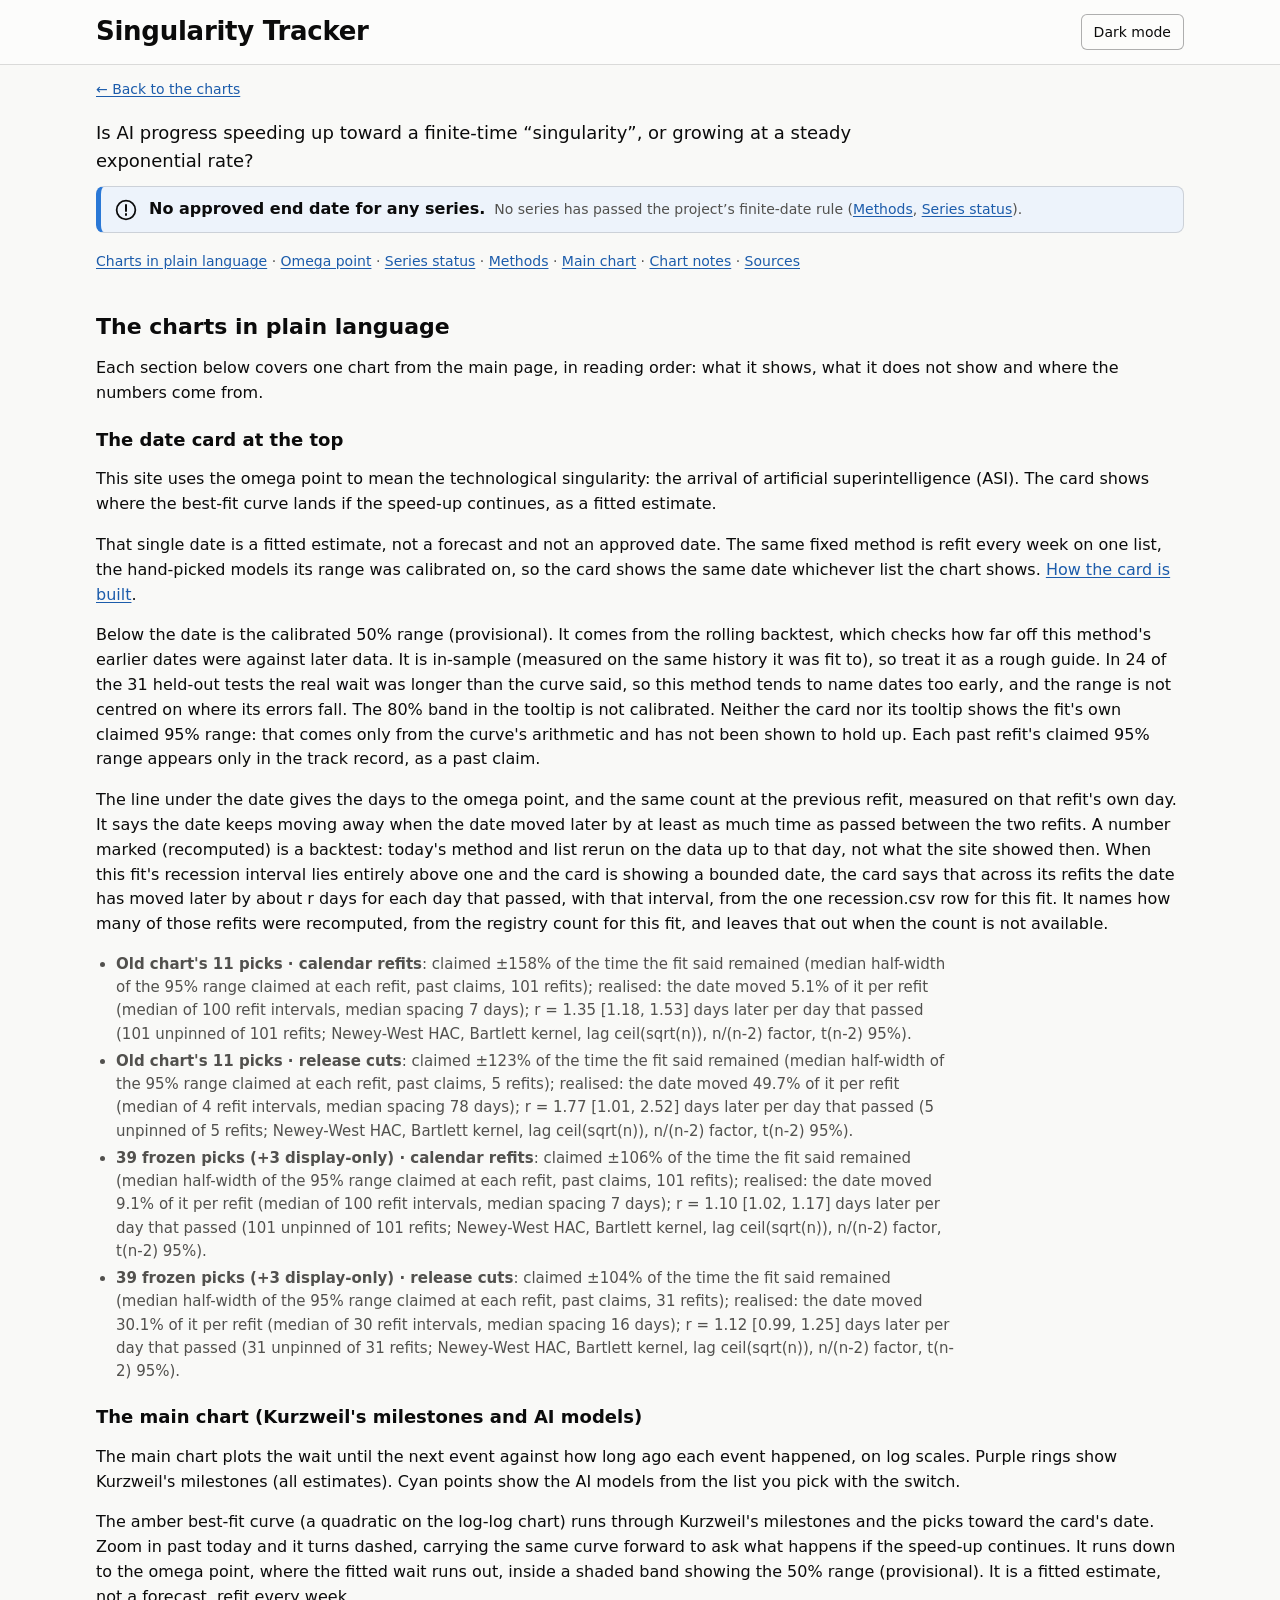
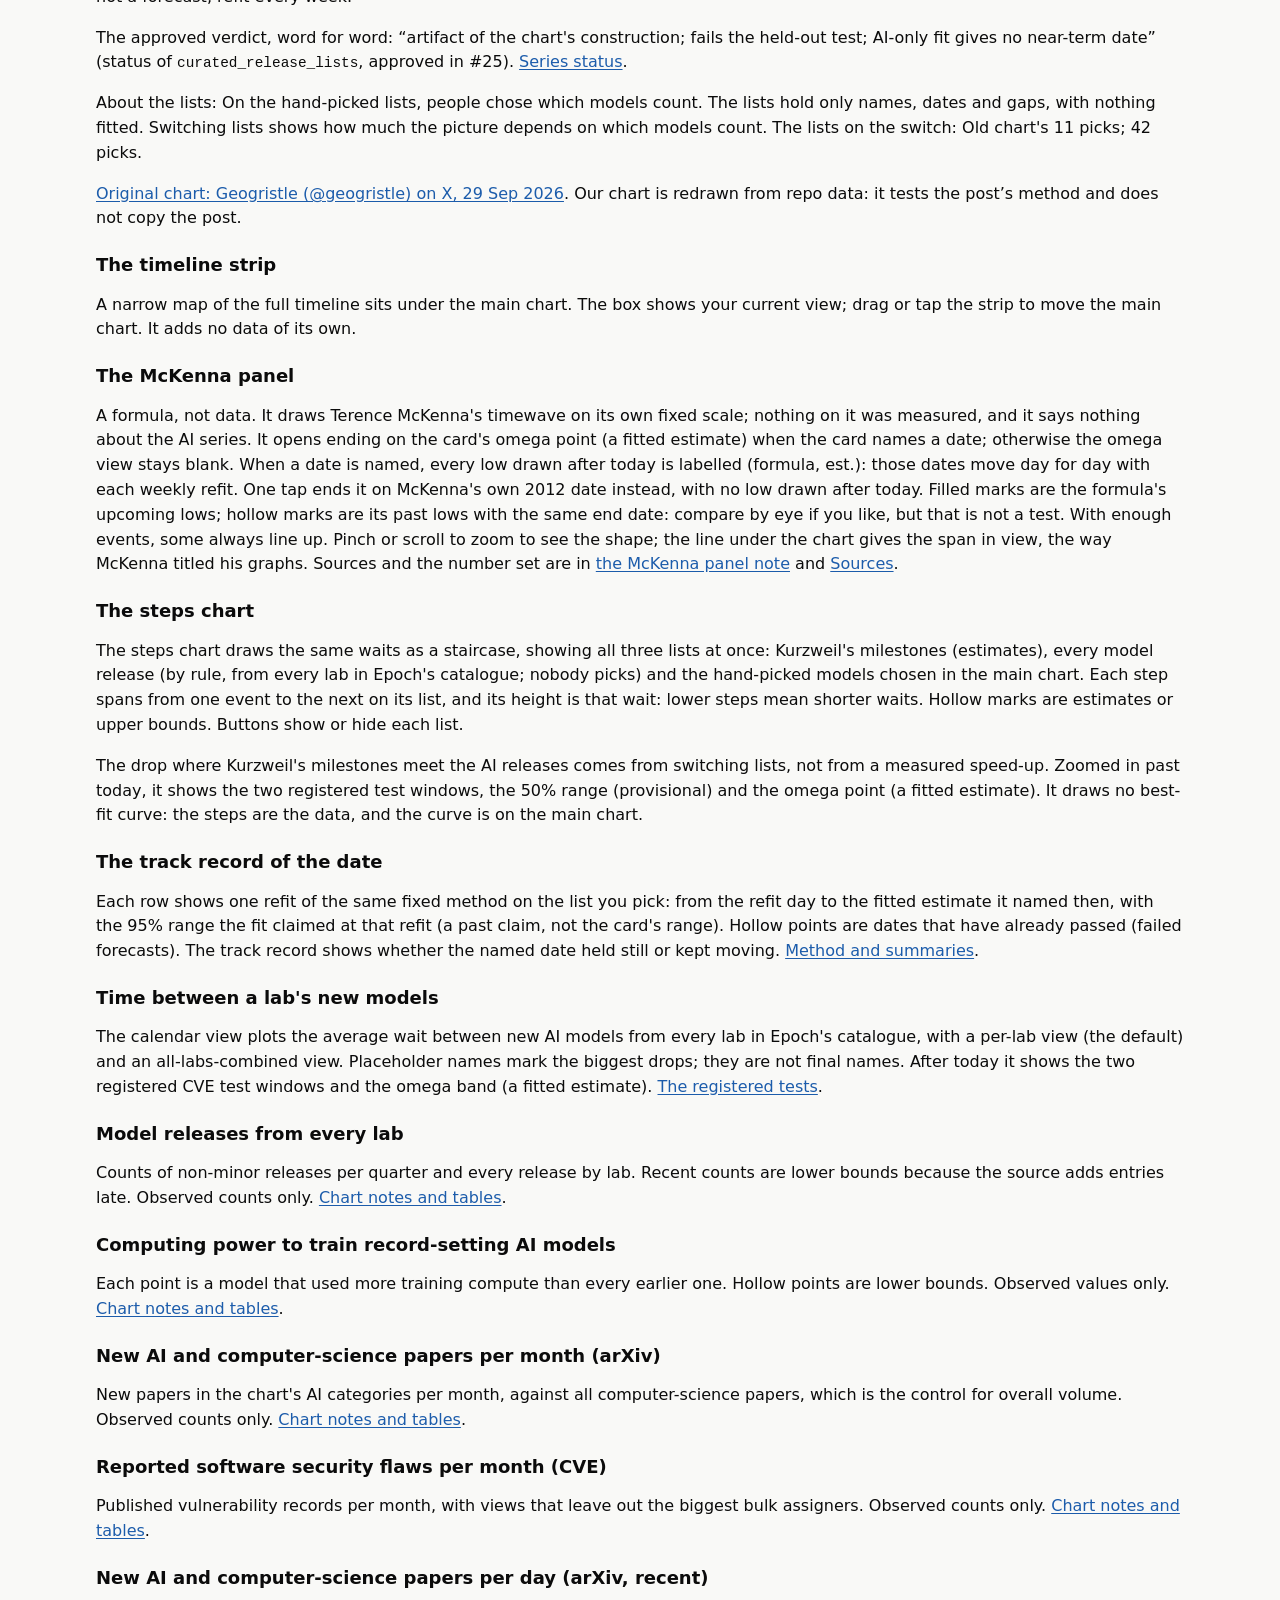
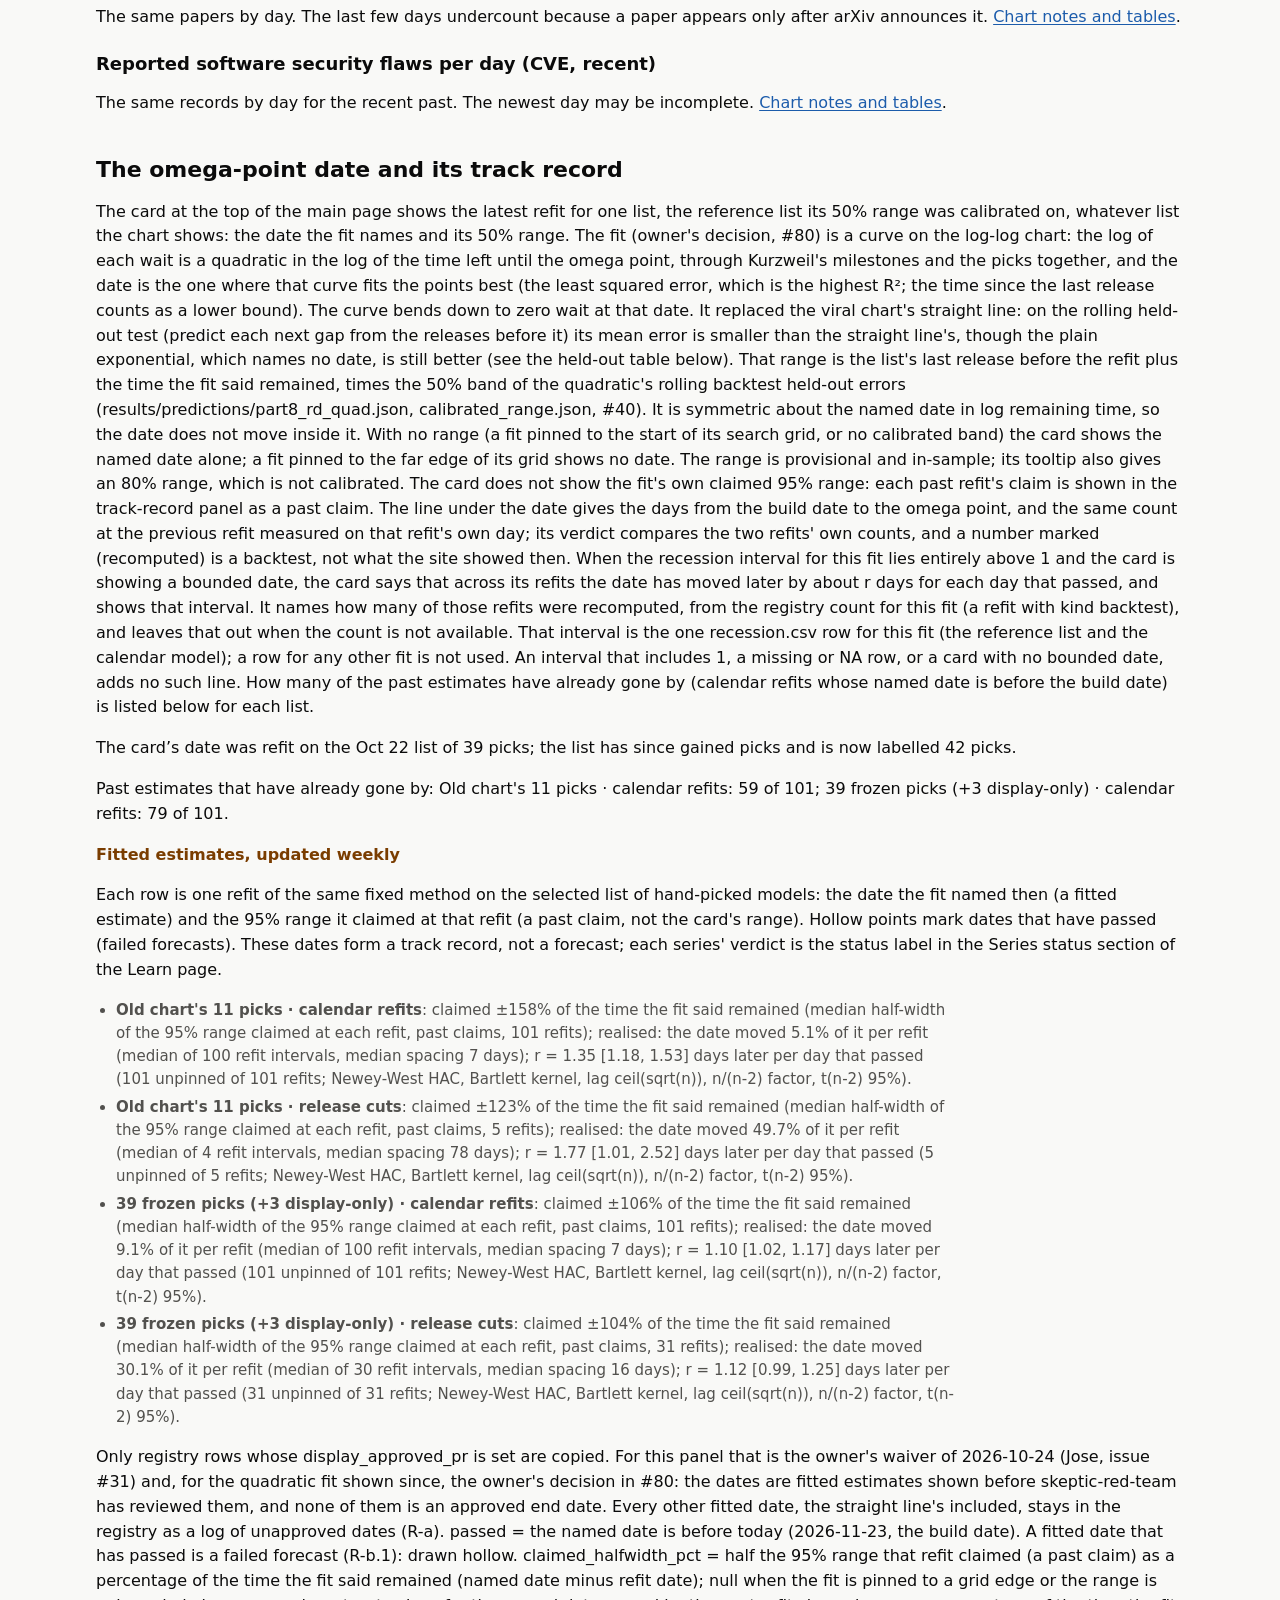
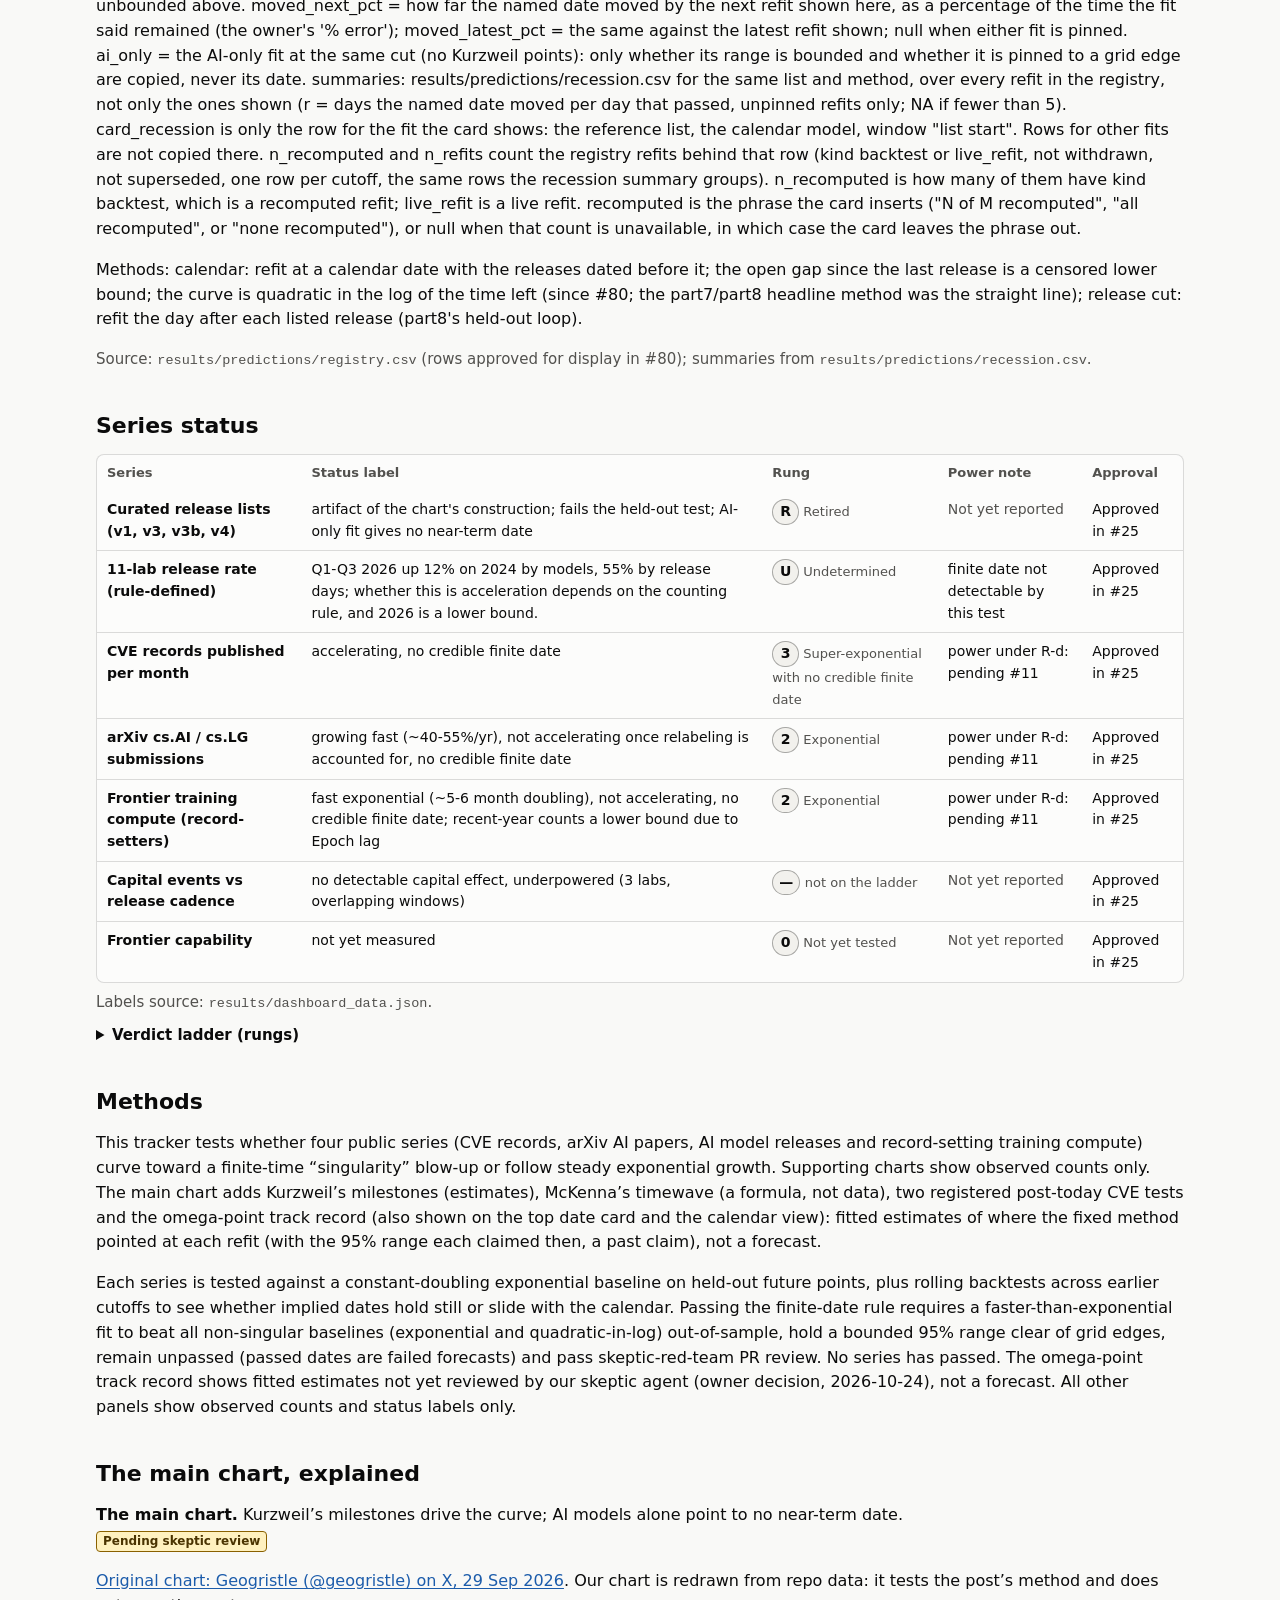
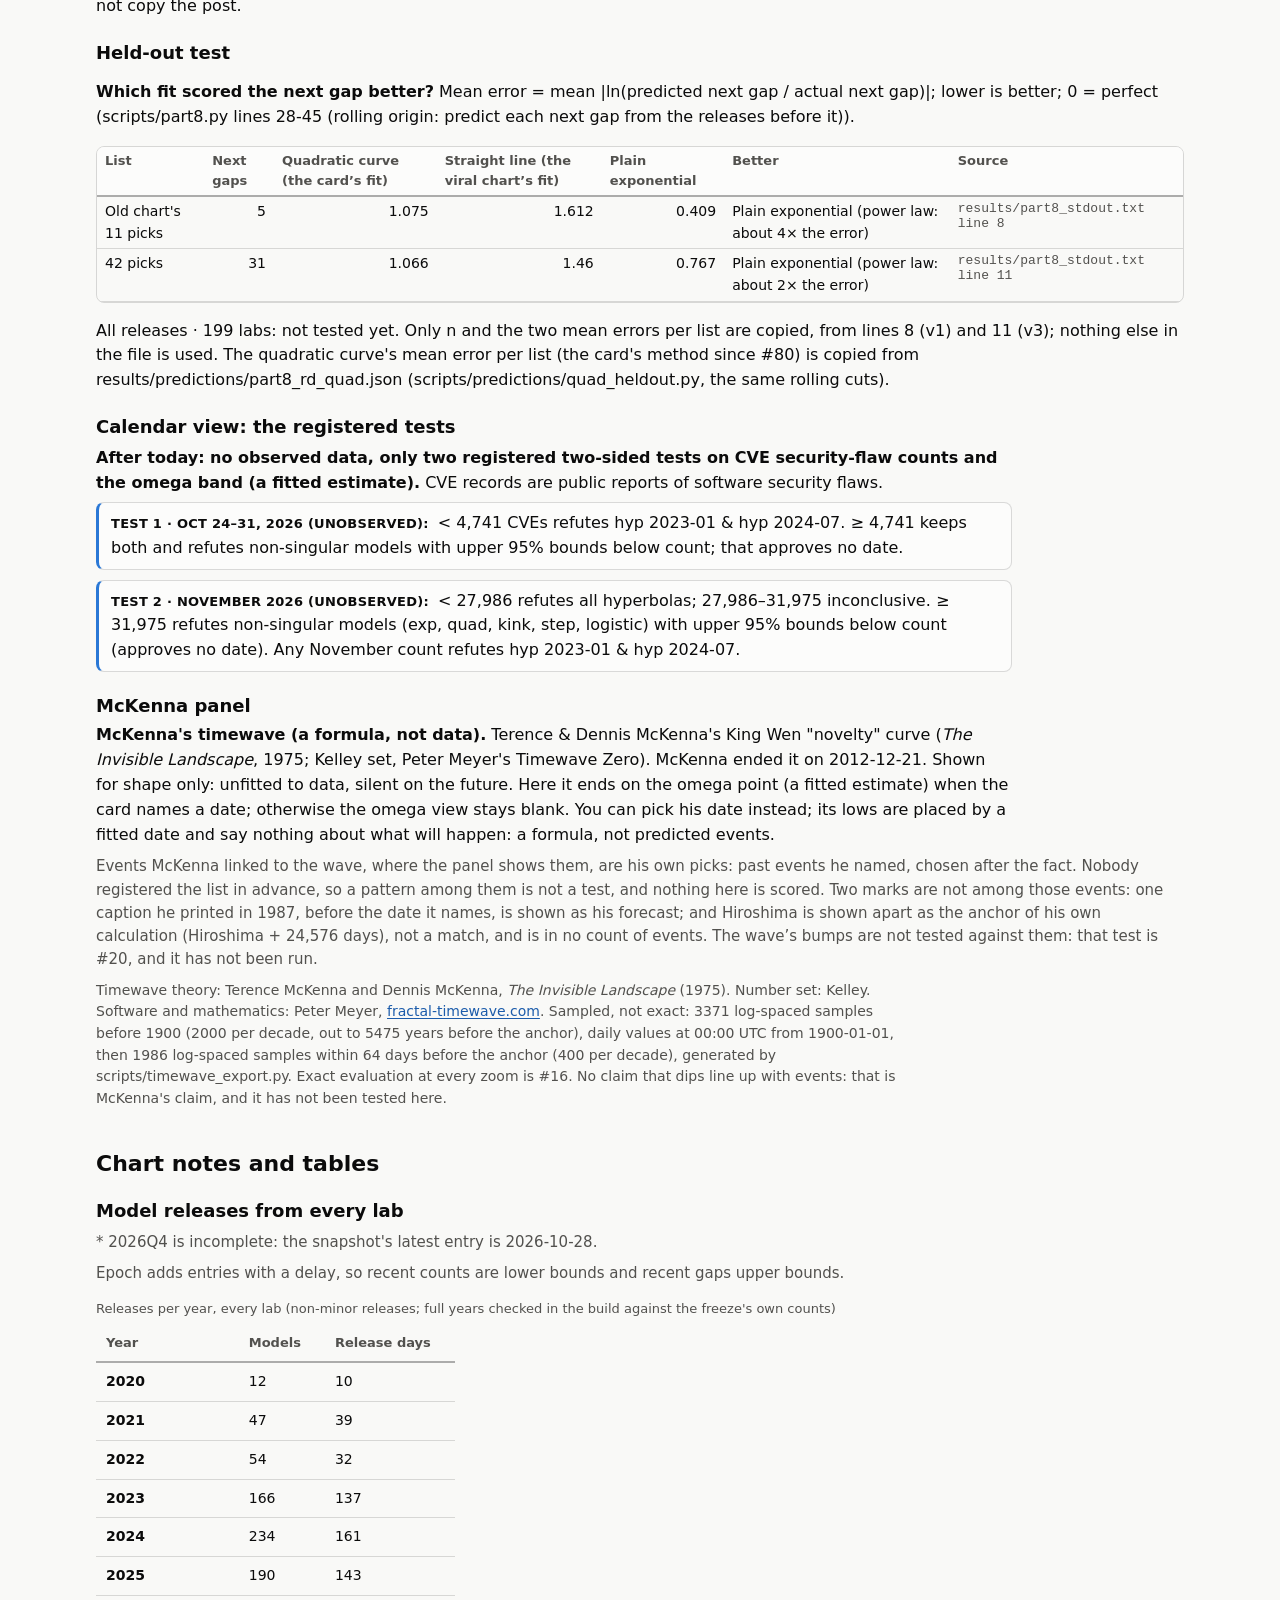
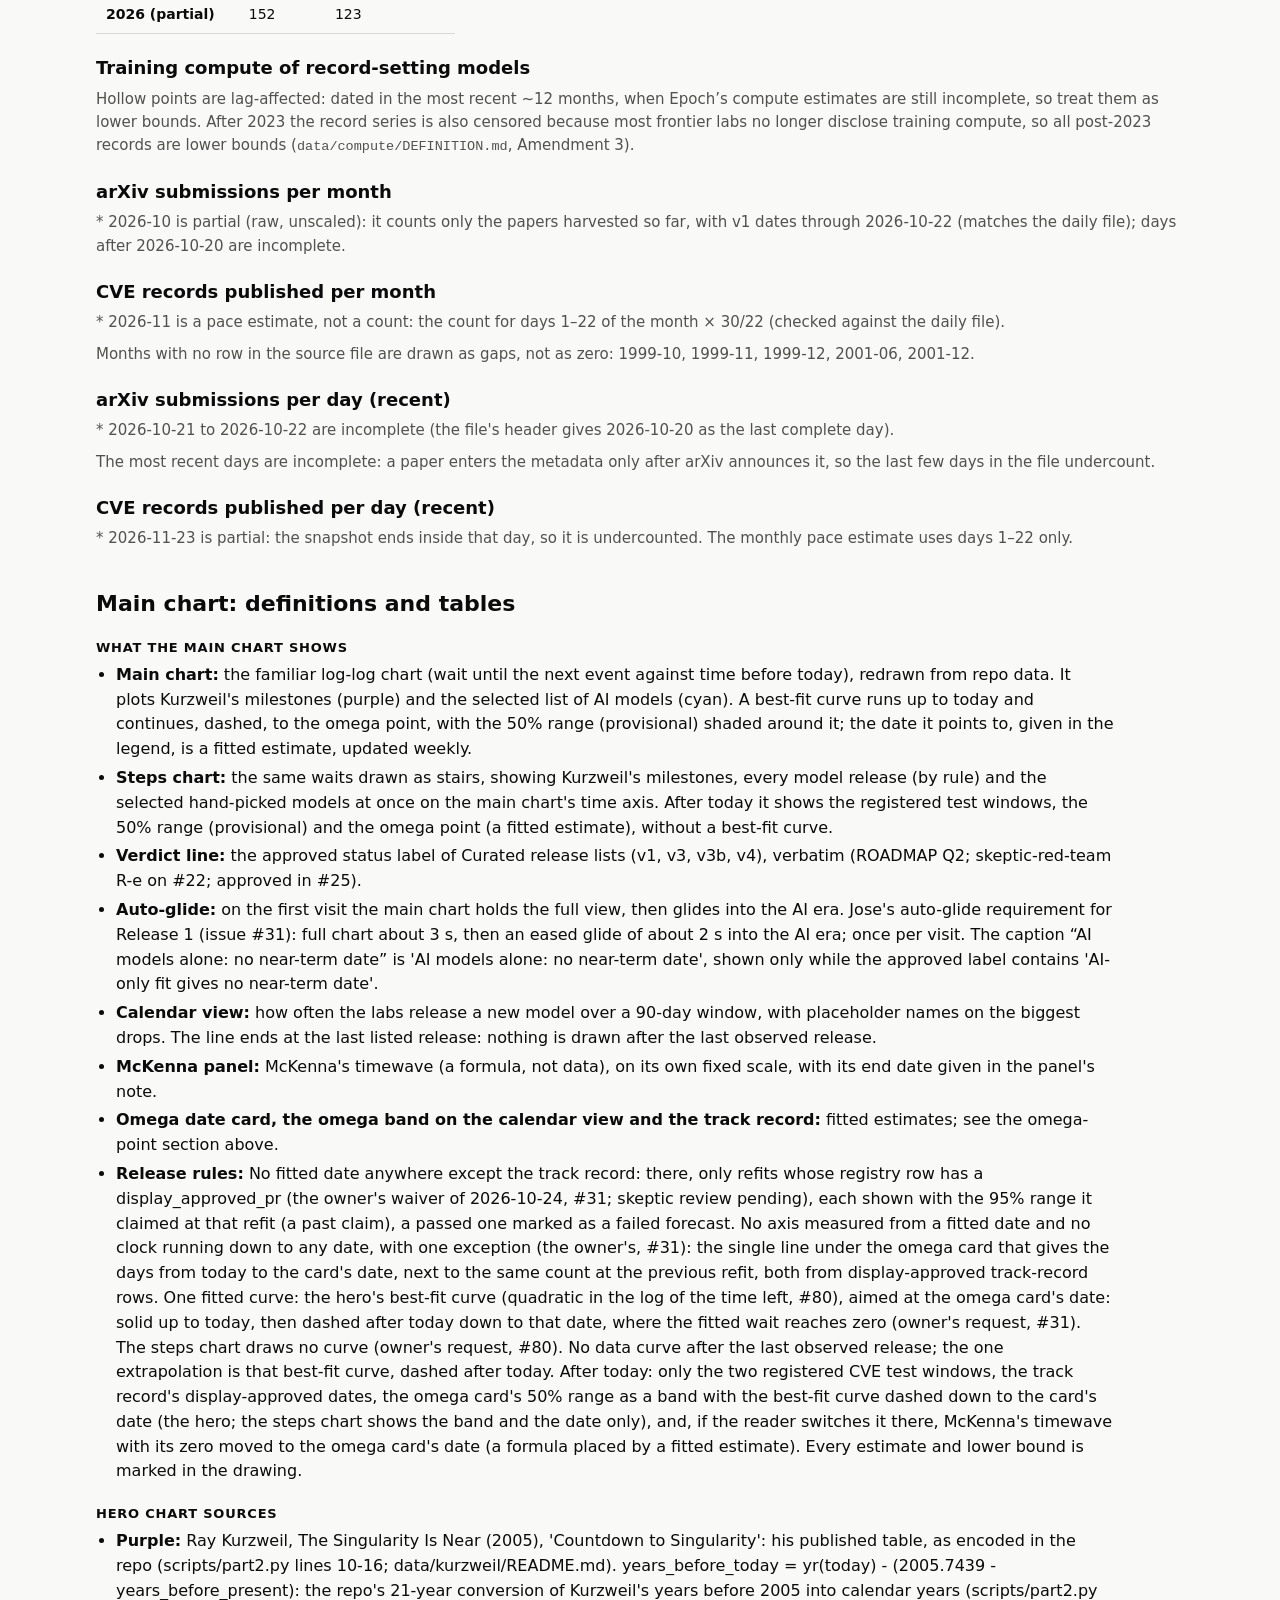
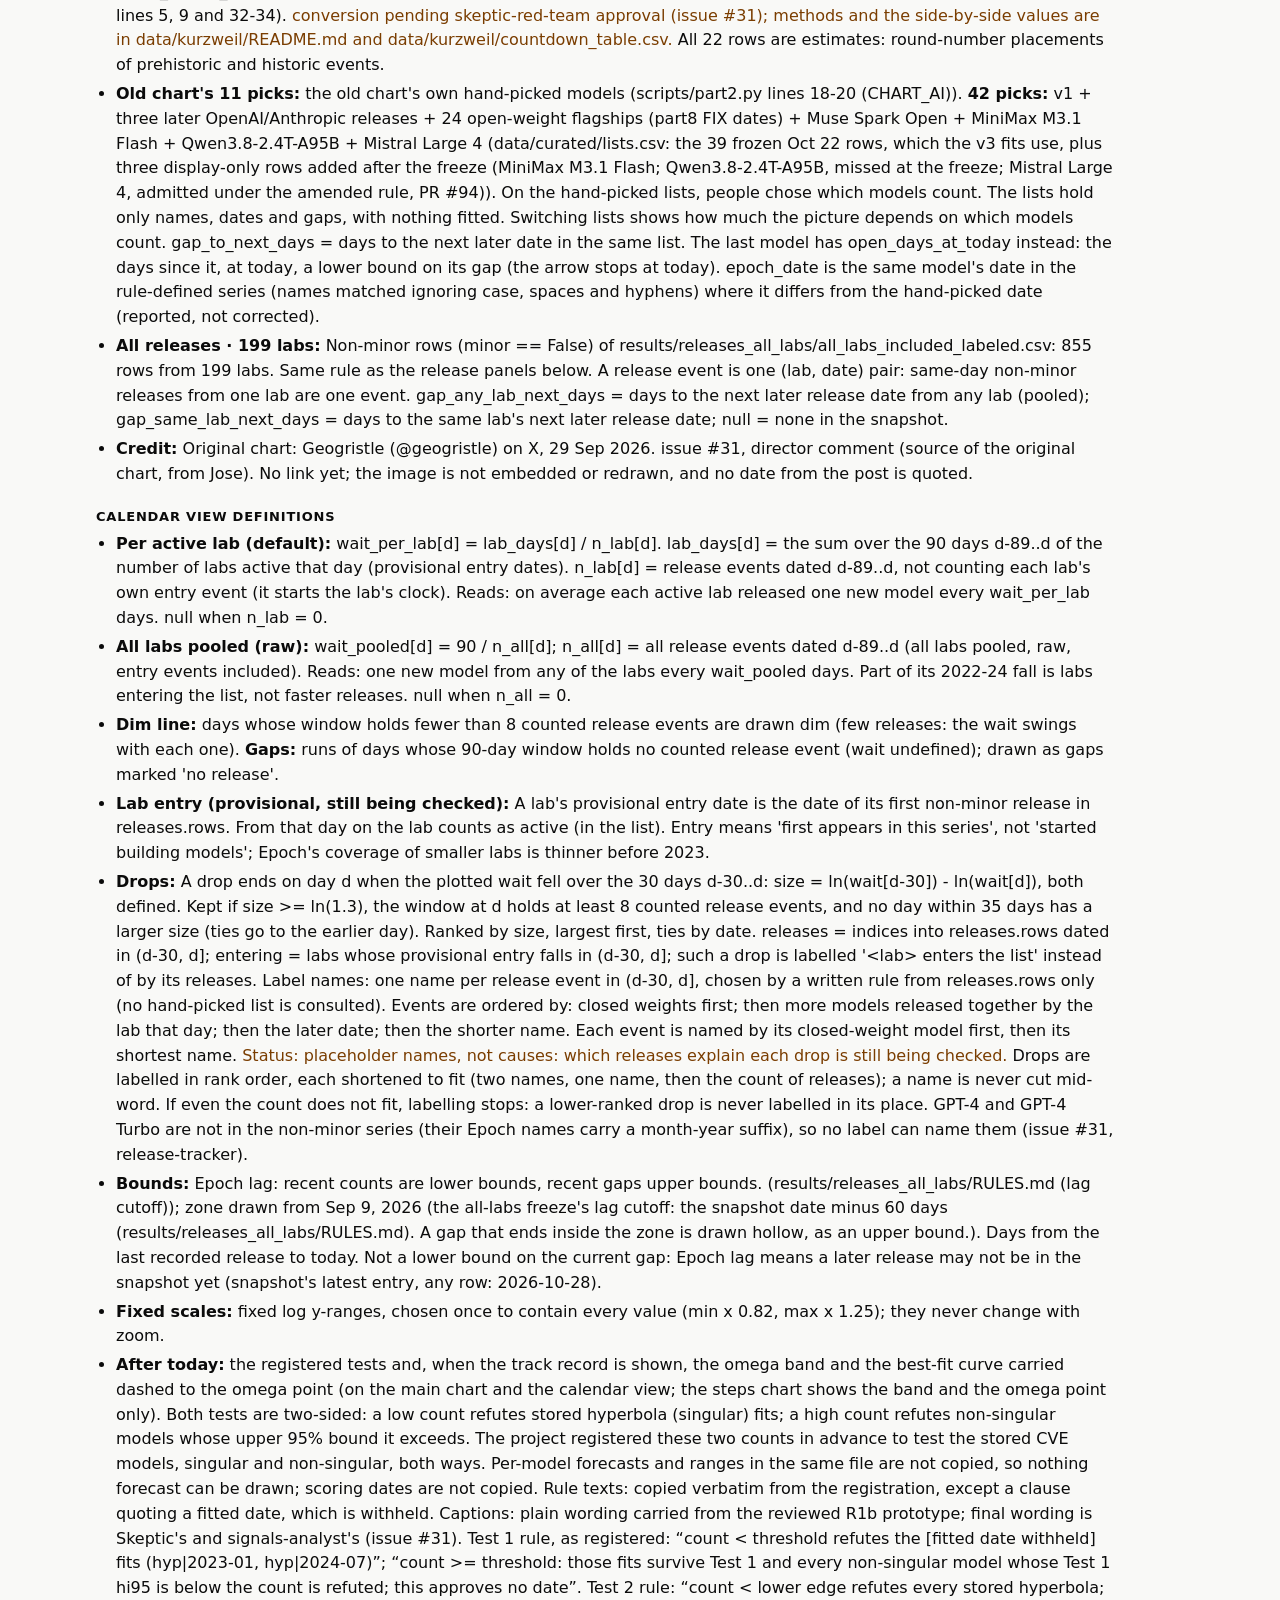
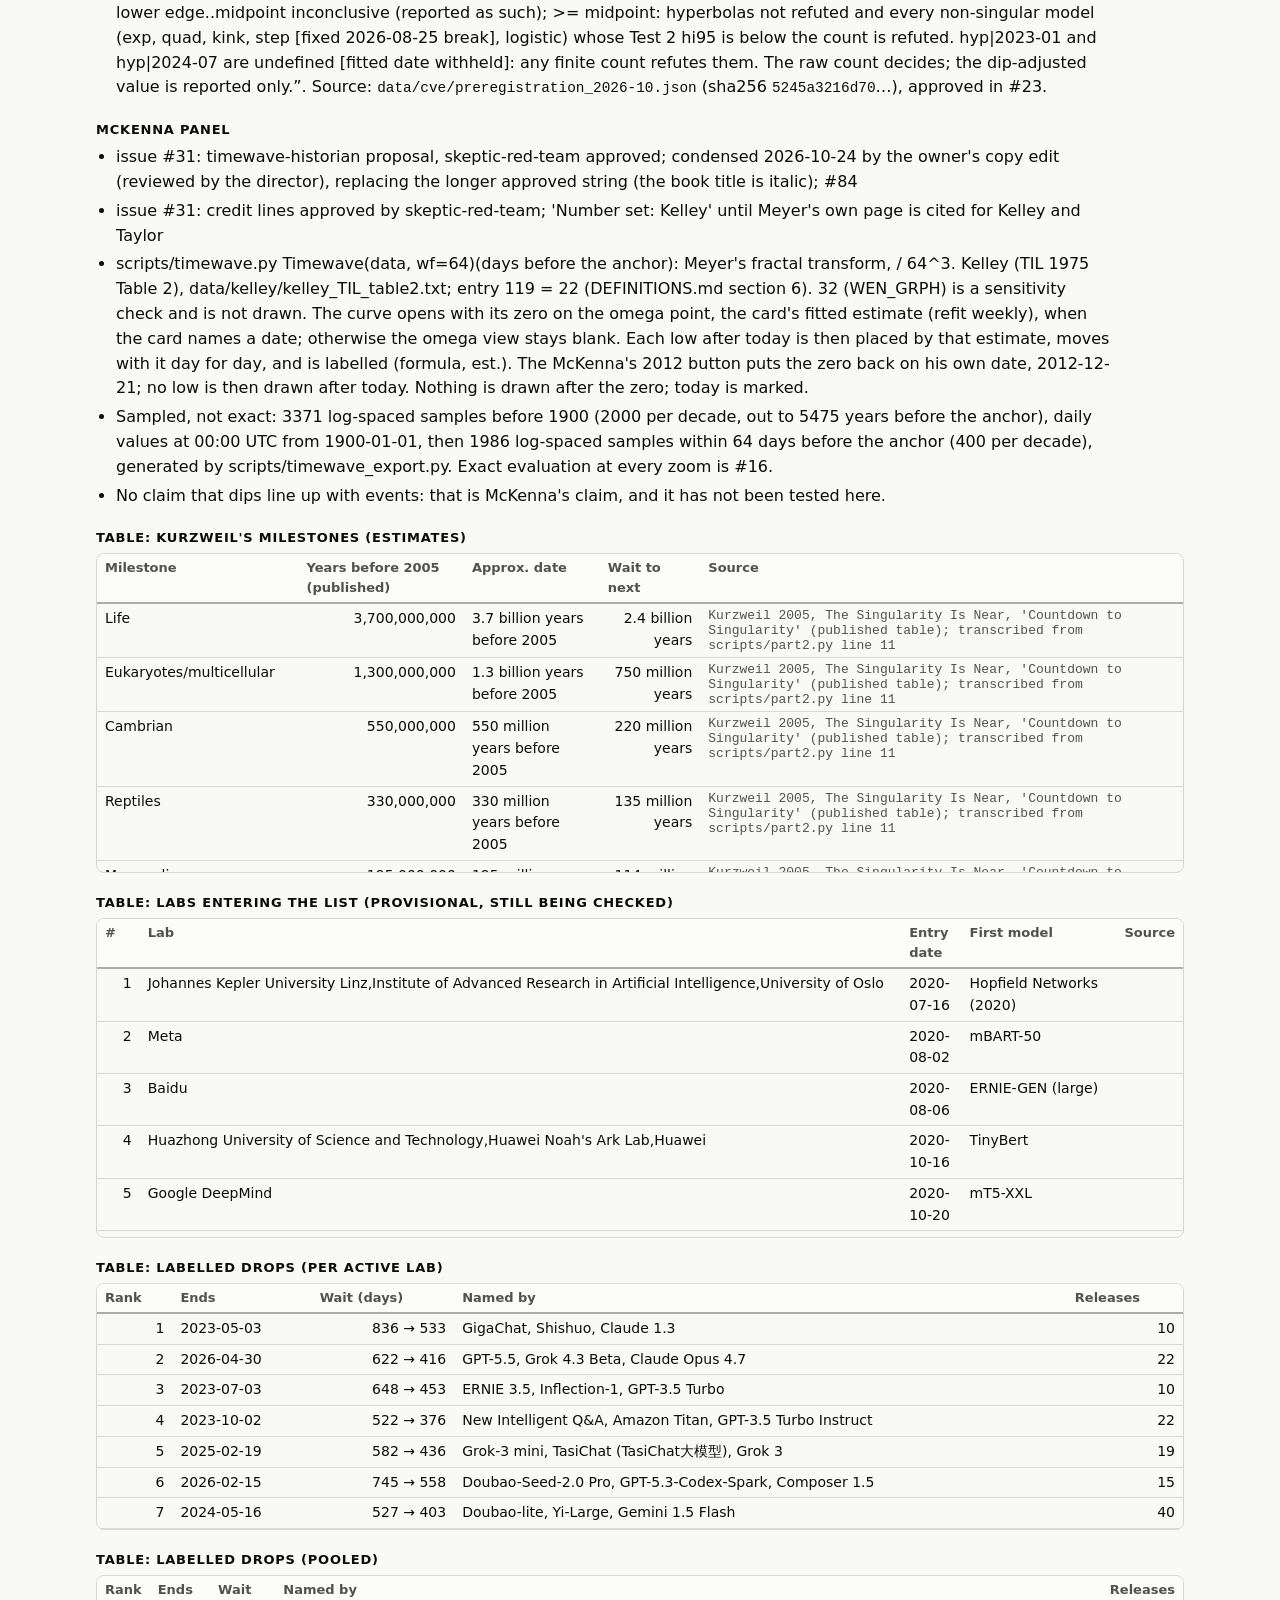
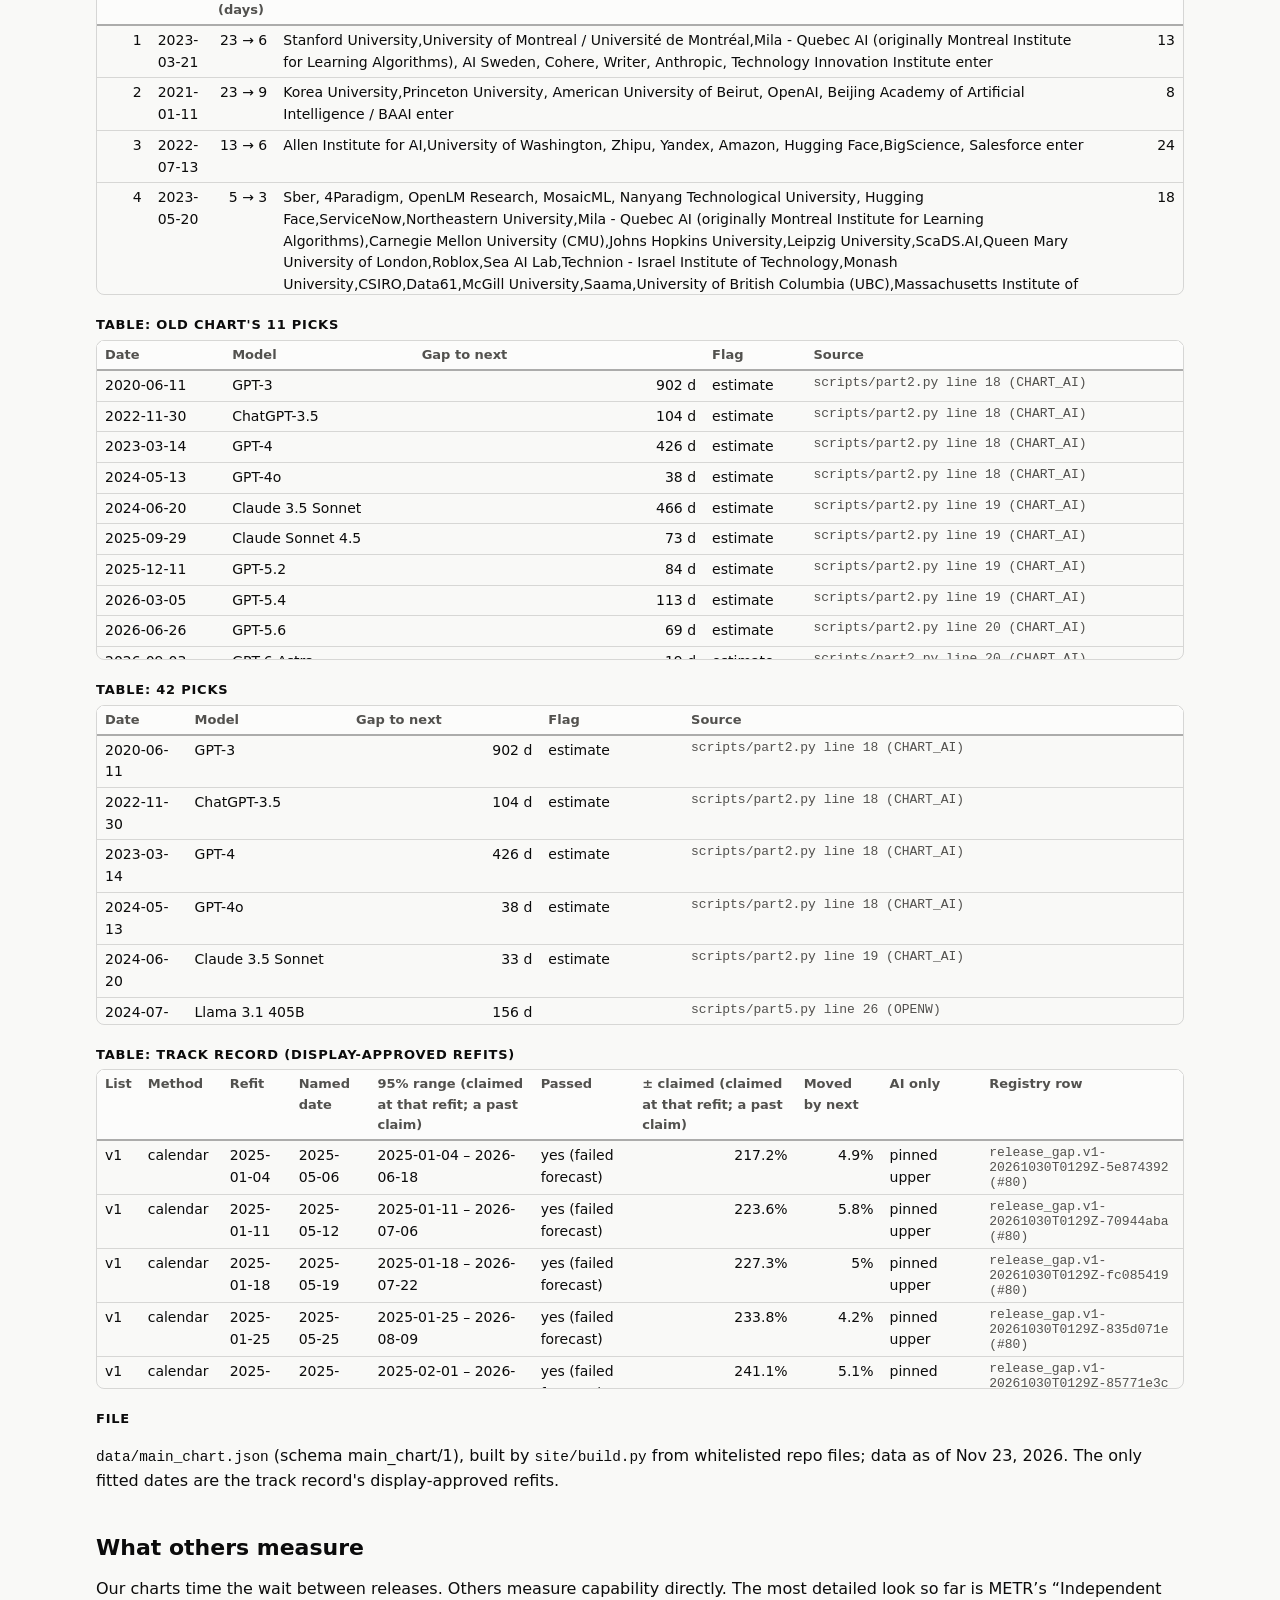
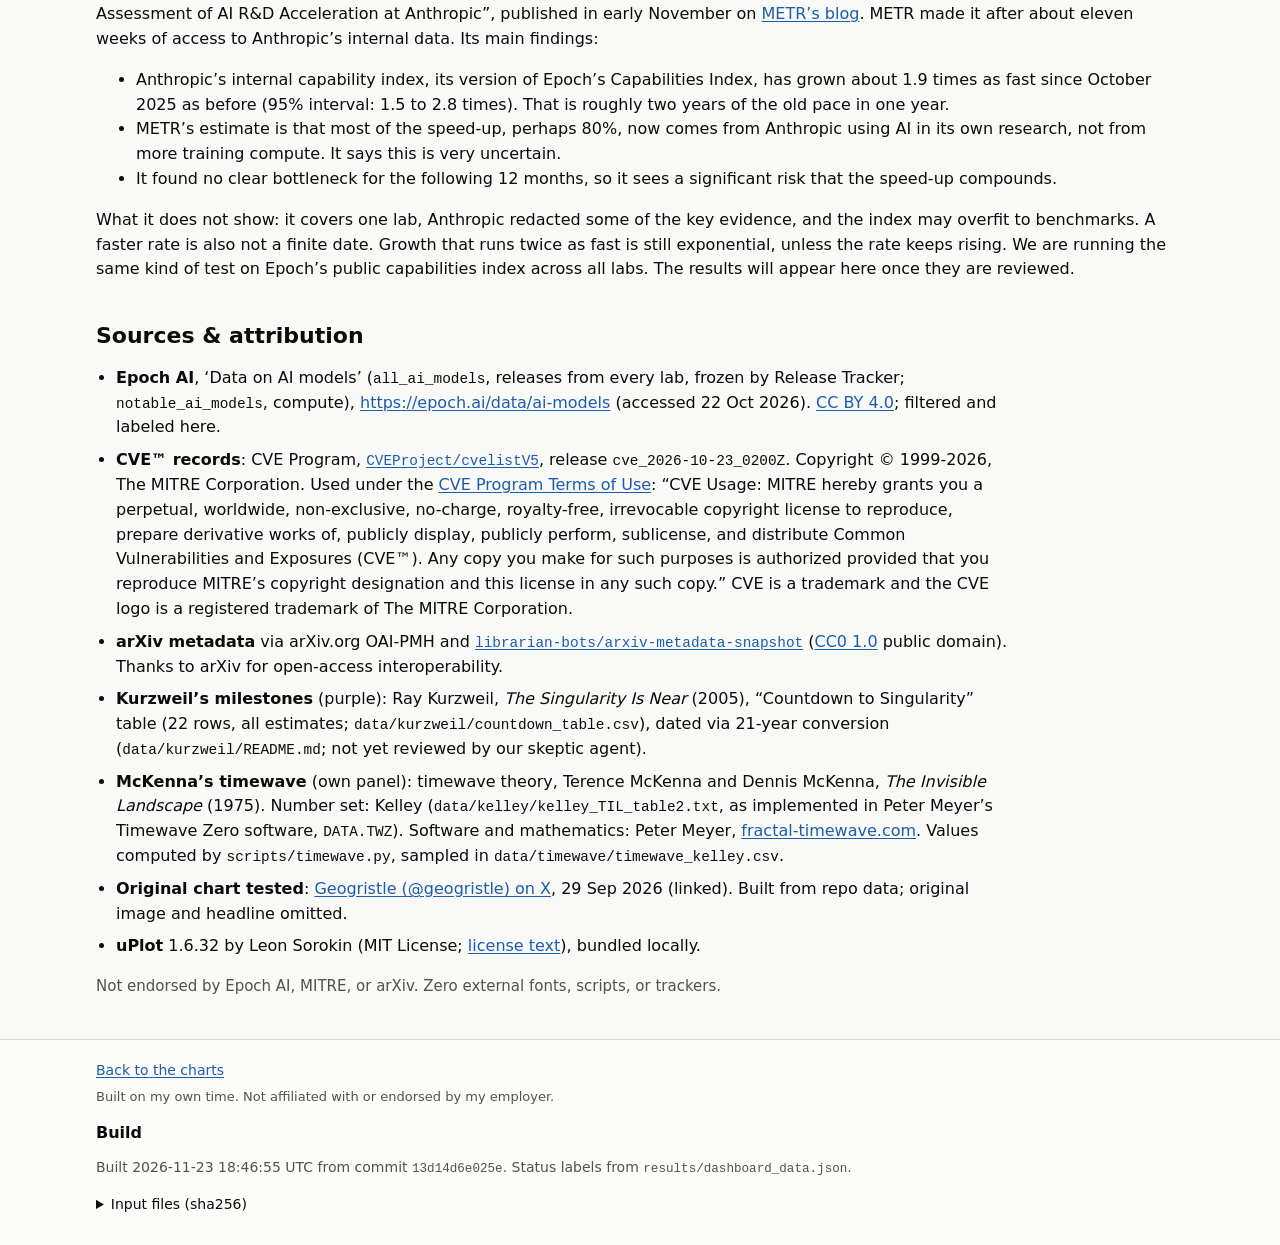
<file: learn.html>
<!doctype html>
<html lang="en">
<head>
<meta charset="utf-8">
<meta name="viewport" content="width=device-width, initial-scale=1">
<link rel="icon" href="data:,">
<title>Learn more &middot; Singularity Tracker</title>
<meta name="description" content="Methods, series status, definitions, sources and build details for the Singularity Tracker.">
<meta name="color-scheme" content="light dark">
<script>
  // Apply a stored theme before first paint. Storage may be unavailable.
  (function () {
    try {
      var t = window.localStorage.getItem('st-theme');
      if (t === 'light' || t === 'dark') document.documentElement.setAttribute('data-theme', t);
    } catch (e) { /* ignore */ }
    // uPlot formats numbers with navigator.language; some systems report an
    // invalid tag (e.g. "en-US@posix"), which would stop the charts loading.
    try { new Intl.NumberFormat(navigator.language); } catch (e) {
      try { Object.defineProperty(navigator, 'language', { value: 'en-US', configurable: true }); } catch (e2) { /* ignore */ }
    }
  })();
</script>
<link rel="stylesheet" href="style.css">
</head>
<body>
<a class="skip-link" href="#main">Skip to content</a>

<header class="site-header">
  <div class="wrap header-row">
    <h1><a class="home-link" href="./">Singularity Tracker</a></h1>
    <button id="theme-toggle" class="btn theme-toggle" type="button" aria-pressed="false" hidden>Dark mode</button>
  </div>
</header>

<main id="main" class="wrap learn">
  <p class="back"><a href="./">&larr; Back to the charts</a></p>
  <p class="lede lede-short">Is AI progress speeding up toward a finite-time &ldquo;singularity&rdquo;, or growing at a
    steady exponential rate?</p>

  <div class="banner banner-compact" role="note">
    <svg class="banner-icon" viewBox="0 0 20 20" aria-hidden="true" focusable="false"><circle cx="10" cy="10" r="8.5" fill="none" stroke="currentColor" stroke-width="1.6"/><path d="M10 5.5v5.5M10 13.6v.9" stroke="currentColor" stroke-width="1.8" stroke-linecap="round"/></svg>
    <p><strong class="banner-title">No approved end date for any series.</strong>
      <span class="banner-sub">No series has passed the project&rsquo;s finite-date rule (<a href="#methods">Methods</a>,
        <a href="#status">Series status</a>).</span></p>
  </div>

  <nav class="jump" aria-label="On this page">
    <a href="#guide">Charts in plain language</a> &middot; <a href="#omega">Omega point</a> &middot; <a href="#status">Series status</a> &middot; <a href="#methods">Methods</a>
    &middot; <a href="#main-chart">Main chart</a> &middot; <a href="#tables">Chart notes</a> &middot; <a href="#sources">Sources</a>
  </nav>

  <section id="guide" aria-labelledby="h-guide">
    <h2 id="h-guide">The charts in plain language</h2>
    <p data-awaiting-skeptic="true">Each section below covers one chart from the main page, in reading order: what it shows, what it does not show and where the numbers come from.</p>
    <h3 id="g-card">The date card at the top</h3>
    <p data-awaiting-skeptic="true">This site uses the omega point to mean the technological singularity: the arrival of artificial superintelligence (ASI). The card shows where the best-fit curve lands if the speed-up continues, as a fitted estimate.</p>
    <p data-awaiting-skeptic="true">That single date is a fitted estimate, not a forecast and not an approved date. The same fixed method is refit every week on one list, the hand-picked models its range was calibrated on, so the card shows the same date whichever list the chart shows. <a href="#omega">How the card is built</a>.</p>
    <p data-awaiting-skeptic="true">Below the date is the calibrated 50% range (provisional). It comes from the rolling backtest, which checks how far off this method's earlier dates were against later data. It is in-sample (measured on the same history it was fit to), so treat it as a rough guide. In 24 of the 31 held-out tests the real wait was longer than the curve said, so this method tends to name dates too early, and the range is not centred on where its errors fall. The 80% band in the tooltip is not calibrated. Neither the card nor its tooltip shows the fit's own claimed 95% range: that comes only from the curve's arithmetic and has not been shown to hold up. Each past refit's claimed 95% range appears only in the track record, as a past claim.</p>
    <p data-awaiting-skeptic="true">The line under the date gives the days to the omega point, and the same count at the previous refit, measured on that refit's own day. It says the date keeps moving away when the date moved later by at least as much time as passed between the two refits. A number marked (recomputed) is a backtest: today's method and list rerun on the data up to that day, not what the site showed then. When this fit's recession interval lies entirely above one and the card is showing a bounded date, the card says that across its refits the date has moved later by about r days for each day that passed, with that interval, from the one recession.csv row for this fit. It names how many of those refits were recomputed, from the registry count for this fit, and leaves that out when the count is not available.</p>
    <ul class="track-sum" data-awaiting-skeptic="true"><li><b>Old chart&#x27;s 11 picks · calendar refits</b>: claimed &plusmn;158% of the time the fit said remained (median half-width of the 95% range claimed at each refit, past claims, 101 refits); realised: the date moved 5.1% of it per refit (median of 100 refit intervals, median spacing 7 days); r = 1.35 [1.18, 1.53] days later per day that passed (101 unpinned of 101 refits; Newey-West HAC, Bartlett kernel, lag ceil(sqrt(n)), n/(n-2) factor, t(n-2) 95%).</li><li><b>Old chart&#x27;s 11 picks · release cuts</b>: claimed &plusmn;123% of the time the fit said remained (median half-width of the 95% range claimed at each refit, past claims, 5 refits); realised: the date moved 49.7% of it per refit (median of 4 refit intervals, median spacing 78 days); r = 1.77 [1.01, 2.52] days later per day that passed (5 unpinned of 5 refits; Newey-West HAC, Bartlett kernel, lag ceil(sqrt(n)), n/(n-2) factor, t(n-2) 95%).</li><li><b>39 frozen picks (+3 display-only) · calendar refits</b>: claimed &plusmn;106% of the time the fit said remained (median half-width of the 95% range claimed at each refit, past claims, 101 refits); realised: the date moved 9.1% of it per refit (median of 100 refit intervals, median spacing 7 days); r = 1.10 [1.02, 1.17] days later per day that passed (101 unpinned of 101 refits; Newey-West HAC, Bartlett kernel, lag ceil(sqrt(n)), n/(n-2) factor, t(n-2) 95%).</li><li><b>39 frozen picks (+3 display-only) · release cuts</b>: claimed &plusmn;104% of the time the fit said remained (median half-width of the 95% range claimed at each refit, past claims, 31 refits); realised: the date moved 30.1% of it per refit (median of 30 refit intervals, median spacing 16 days); r = 1.12 [0.99, 1.25] days later per day that passed (31 unpinned of 31 refits; Newey-West HAC, Bartlett kernel, lag ceil(sqrt(n)), n/(n-2) factor, t(n-2) 95%).</li></ul>
    <h3 id="g-hero">The main chart (Kurzweil&#x27;s milestones and AI models)</h3>
    <p data-awaiting-skeptic="true">The main chart plots the wait until the next event against how long ago each event happened, on log scales. Purple rings show Kurzweil's milestones (all estimates). Cyan points show the AI models from the list you pick with the switch.</p>
    <p data-awaiting-skeptic="true">The amber best-fit curve (a quadratic on the log-log chart) runs through Kurzweil's milestones and the picks toward the card's date. Zoom in past today and it turns dashed, carrying the same curve forward to ask what happens if the speed-up continues. It runs down to the omega point, where the fitted wait runs out, inside a shaded band showing the 50% range (provisional). It is a fitted estimate, not a forecast, refit every week.</p>
    <p data-awaiting-skeptic="true">The approved verdict, word for word: &ldquo;artifact of the chart&#x27;s construction; fails the held-out test; AI-only fit gives no near-term date&rdquo; (status of <code>curated_release_lists</code>, approved in #25). <a href="#status">Series status</a>.</p>
    <p data-awaiting-skeptic="true">About the lists: On the hand-picked lists, people chose which models count. The lists hold only names, dates and gaps, with nothing fitted. Switching lists shows how much the picture depends on which models count. The lists on the switch: Old chart&#x27;s 11 picks; 42 picks.</p>
    <p data-awaiting-skeptic="true"><a href="https://x.com/geogristle/status/2105113398774211025">Original chart: Geogristle (@geogristle) on X, 29 Sep 2026</a>. Our chart is redrawn from repo data: it tests the post&rsquo;s method and does not copy the post.</p>
    <h3 id="g-deep">The timeline strip</h3>
    <p data-awaiting-skeptic="true">A narrow map of the full timeline sits under the main chart. The box shows your current view; drag or tap the strip to move the main chart. It adds no data of its own.</p>
    <h3 id="g-timewave">The McKenna panel</h3>
    <p data-awaiting-skeptic="true">A formula, not data. It draws Terence McKenna's timewave on its own fixed scale; nothing on it was measured, and it says nothing about the AI series. It opens ending on the card's omega point (a fitted estimate) when the card names a date; otherwise the omega view stays blank. When a date is named, every low drawn after today is labelled (formula, est.): those dates move day for day with each weekly refit. One tap ends it on McKenna's own 2012 date instead, with no low drawn after today. Filled marks are the formula's upcoming lows; hollow marks are its past lows with the same end date: compare by eye if you like, but that is not a test. With enough events, some always line up. Pinch or scroll to zoom to see the shape; the line under the chart gives the span in view, the way McKenna titled his graphs. Sources and the number set are in <a href="#timewave">the McKenna panel note</a> and <a href="#sources">Sources</a>.</p>
    <h3 id="g-steps">The steps chart</h3>
    <p data-awaiting-skeptic="true">The steps chart draws the same waits as a staircase, showing all three lists at once: Kurzweil's milestones (estimates), every model release (by rule, from every lab in Epoch's catalogue; nobody picks) and the hand-picked models chosen in the main chart. Each step spans from one event to the next on its list, and its height is that wait: lower steps mean shorter waits. Hollow marks are estimates or upper bounds. Buttons show or hide each list.</p>
    <p data-awaiting-skeptic="true">The drop where Kurzweil's milestones meet the AI releases comes from switching lists, not from a measured speed-up. Zoomed in past today, it shows the two registered test windows, the 50% range (provisional) and the omega point (a fitted estimate). It draws no best-fit curve: the steps are the data, and the curve is on the main chart.</p>
    <h3 id="g-track">The track record of the date</h3>
    <p data-awaiting-skeptic="true">Each row shows one refit of the same fixed method on the list you pick: from the refit day to the fitted estimate it named then, with the 95% range the fit claimed at that refit (a past claim, not the card's range). Hollow points are dates that have already passed (failed forecasts). The track record shows whether the named date held still or kept moving. <a href="#omega">Method and summaries</a>.</p>
    <h3 id="g-calendar">Time between a lab&#x27;s new models</h3>
    <p data-awaiting-skeptic="true">The calendar view plots the average wait between new AI models from every lab in Epoch's catalogue, with a per-lab view (the default) and an all-labs-combined view. Placeholder names mark the biggest drops; they are not final names. After today it shows the two registered CVE test windows and the omega band (a fitted estimate). <a href="#tests">The registered tests</a>.</p>
    <h3 id="g-releases">Model releases from every lab</h3>
    <p data-awaiting-skeptic="true">Counts of non-minor releases per quarter and every release by lab. Recent counts are lower bounds because the source adds entries late. Observed counts only. <a href="#tables">Chart notes and tables</a>.</p>
    <h3 id="g-compute">Computing power to train record-setting AI models</h3>
    <p data-awaiting-skeptic="true">Each point is a model that used more training compute than every earlier one. Hollow points are lower bounds. Observed values only. <a href="#tables">Chart notes and tables</a>.</p>
    <h3 id="g-arxiv-monthly">New AI and computer-science papers per month (arXiv)</h3>
    <p data-awaiting-skeptic="true">New papers in the chart's AI categories per month, against all computer-science papers, which is the control for overall volume. Observed counts only. <a href="#tables">Chart notes and tables</a>.</p>
    <h3 id="g-cve-monthly">Reported software security flaws per month (CVE)</h3>
    <p data-awaiting-skeptic="true">Published vulnerability records per month, with views that leave out the biggest bulk assigners. Observed counts only. <a href="#tables">Chart notes and tables</a>.</p>
    <h3 id="g-arxiv-daily">New AI and computer-science papers per day (arXiv, recent)</h3>
    <p data-awaiting-skeptic="true">The same papers by day. The last few days undercount because a paper appears only after arXiv announces it. <a href="#tables">Chart notes and tables</a>.</p>
    <h3 id="g-cve-daily">Reported software security flaws per day (CVE, recent)</h3>
    <p data-awaiting-skeptic="true">The same records by day for the recent past. The newest day may be incomplete. <a href="#tables">Chart notes and tables</a>.</p>
  </section>

  <section id="omega" aria-labelledby="h-omega">
    <h2 id="h-omega">The omega-point date and its track record</h2>
    <p data-awaiting-skeptic="true">The card at the top of the main page shows the latest refit for one list, the reference list its 50% range was calibrated on, whatever list the chart shows: the date the fit names and its 50% range. The fit (owner&#x27;s decision, #80) is a curve on the log-log chart: the log of each wait is a quadratic in the log of the time left until the omega point, through Kurzweil&#x27;s milestones and the picks together, and the date is the one where that curve fits the points best (the least squared error, which is the highest R²; the time since the last release counts as a lower bound). The curve bends down to zero wait at that date. It replaced the viral chart&#x27;s straight line: on the rolling held-out test (predict each next gap from the releases before it) its mean error is smaller than the straight line&#x27;s, though the plain exponential, which names no date, is still better (see the held-out table below). That range is the list&#x27;s last release before the refit plus the time the fit said remained, times the 50% band of the quadratic&#x27;s rolling backtest held-out errors (results/predictions/part8_rd_quad.json, calibrated_range.json, #40). It is symmetric about the named date in log remaining time, so the date does not move inside it. With no range (a fit pinned to the start of its search grid, or no calibrated band) the card shows the named date alone; a fit pinned to the far edge of its grid shows no date. The range is provisional and in-sample; its tooltip also gives an 80% range, which is not calibrated. The card does not show the fit&#x27;s own claimed 95% range: each past refit&#x27;s claim is shown in the track-record panel as a past claim. The line under the date gives the days from the build date to the omega point, and the same count at the previous refit measured on that refit&#x27;s own day; its verdict compares the two refits&#x27; own counts, and a number marked (recomputed) is a backtest, not what the site showed then. When the recession interval for this fit lies entirely above 1 and the card is showing a bounded date, the card says that across its refits the date has moved later by about r days for each day that passed, and shows that interval. It names how many of those refits were recomputed, from the registry count for this fit (a refit with kind backtest), and leaves that out when the count is not available. That interval is the one recession.csv row for this fit (the reference list and the calendar model); a row for any other fit is not used. An interval that includes 1, a missing or NA row, or a card with no bounded date, adds no such line. How many of the past estimates have already gone by (calendar refits whose named date is before the build date) is listed below for each list.</p>
    <p data-awaiting-skeptic="true">The card’s date was refit on the Oct 22 list of 39 picks; the list has since gained picks and is now labelled 42 picks.</p>
    <p>Past estimates that have already gone by: Old chart&#x27;s 11 picks · calendar refits: 59 of 101; 39 frozen picks (+3 display-only) · calendar refits: 79 of 101.</p>
    <p class="lt-caption" id="learn-track-caption">Fitted estimates, updated weekly</p>
    <p data-awaiting-skeptic="true">Each row is one refit of the same fixed method on the selected list of hand-picked models: the date the fit named then (a fitted estimate) and the 95% range it claimed at that refit (a past claim, not the card&#x27;s range). Hollow points mark dates that have passed (failed forecasts). These dates form a track record, not a forecast; each series&#x27; verdict is the status label in the Series status section of the Learn page.</p>
    <ul class="track-sum"><li><b>Old chart&#x27;s 11 picks · calendar refits</b>: claimed &plusmn;158% of the time the fit said remained (median half-width of the 95% range claimed at each refit, past claims, 101 refits); realised: the date moved 5.1% of it per refit (median of 100 refit intervals, median spacing 7 days); r = 1.35 [1.18, 1.53] days later per day that passed (101 unpinned of 101 refits; Newey-West HAC, Bartlett kernel, lag ceil(sqrt(n)), n/(n-2) factor, t(n-2) 95%).</li><li><b>Old chart&#x27;s 11 picks · release cuts</b>: claimed &plusmn;123% of the time the fit said remained (median half-width of the 95% range claimed at each refit, past claims, 5 refits); realised: the date moved 49.7% of it per refit (median of 4 refit intervals, median spacing 78 days); r = 1.77 [1.01, 2.52] days later per day that passed (5 unpinned of 5 refits; Newey-West HAC, Bartlett kernel, lag ceil(sqrt(n)), n/(n-2) factor, t(n-2) 95%).</li><li><b>39 frozen picks (+3 display-only) · calendar refits</b>: claimed &plusmn;106% of the time the fit said remained (median half-width of the 95% range claimed at each refit, past claims, 101 refits); realised: the date moved 9.1% of it per refit (median of 100 refit intervals, median spacing 7 days); r = 1.10 [1.02, 1.17] days later per day that passed (101 unpinned of 101 refits; Newey-West HAC, Bartlett kernel, lag ceil(sqrt(n)), n/(n-2) factor, t(n-2) 95%).</li><li><b>39 frozen picks (+3 display-only) · release cuts</b>: claimed &plusmn;104% of the time the fit said remained (median half-width of the 95% range claimed at each refit, past claims, 31 refits); realised: the date moved 30.1% of it per refit (median of 30 refit intervals, median spacing 16 days); r = 1.12 [0.99, 1.25] days later per day that passed (31 unpinned of 31 refits; Newey-West HAC, Bartlett kernel, lag ceil(sqrt(n)), n/(n-2) factor, t(n-2) 95%).</li></ul>
    <p>Only registry rows whose display_approved_pr is set are copied. For this panel that is the owner&#x27;s waiver of 2026-10-24 (Jose, issue #31) and, for the quadratic fit shown since, the owner&#x27;s decision in #80: the dates are fitted estimates shown before skeptic-red-team has reviewed them, and none of them is an approved end date. Every other fitted date, the straight line&#x27;s included, stays in the registry as a log of unapproved dates (R-a). passed = the named date is before today (2026-11-23, the build date). A fitted date that has passed is a failed forecast (R-b.1): drawn hollow. claimed_halfwidth_pct = half the 95% range that refit claimed (a past claim) as a percentage of the time the fit said remained (named date minus refit date); null when the fit is pinned to a grid edge or the range is unbounded above. moved_next_pct = how far the named date moved by the next refit shown here, as a percentage of the time the fit said remained (the owner&#x27;s &#x27;% error&#x27;); moved_latest_pct = the same against the latest refit shown; null when either fit is pinned. ai_only = the AI-only fit at the same cut (no Kurzweil points): only whether its range is bounded and whether it is pinned to a grid edge are copied, never its date. summaries: results/predictions/recession.csv for the same list and method, over every refit in the registry, not only the ones shown (r = days the named date moved per day that passed, unpinned refits only; NA if fewer than 5). card_recession is only the row for the fit the card shows: the reference list, the calendar model, window &quot;list start&quot;. Rows for other fits are not copied there. n_recomputed and n_refits count the registry refits behind that row (kind backtest or live_refit, not withdrawn, not superseded, one row per cutoff, the same rows the recession summary groups). n_recomputed is how many of them have kind backtest, which is a recomputed refit; live_refit is a live refit. recomputed is the phrase the card inserts (&quot;N of M recomputed&quot;, &quot;all recomputed&quot;, or &quot;none recomputed&quot;), or null when that count is unavailable, in which case the card leaves the phrase out.</p>
    <p>Methods: calendar: refit at a calendar date with the releases dated before it; the open gap since the last release is a censored lower bound; the curve is quadratic in the log of the time left (since #80; the part7/part8 headline method was the straight line); release cut: refit the day after each listed release (part8&#x27;s held-out loop).</p>
    <p class="note">Source: <code>results/predictions/registry.csv</code> (rows approved for display in #80); summaries from <code>results/predictions/recession.csv</code>.</p>
  </section>

  <section id="status" aria-labelledby="h-status">
    <h2 id="h-status">Series status</h2>
    <div class="table-wrap status-wrap" role="region" aria-labelledby="h-status" tabindex="0">
      <table class="status-table">
        <caption class="visually-hidden">Status label, verdict rung, power note and approval for each series</caption>
        <thead>
          <tr><th scope="col">Series</th><th scope="col">Status label</th><th scope="col">Rung</th><th scope="col">Power note</th><th scope="col">Approval</th></tr>
        </thead>
        <tbody>
<tr><th scope="row" data-label="Series">Curated release lists (v1, v3, v3b, v4)</th><td data-label="Label">artifact of the chart&#x27;s construction; fails the held-out test; AI-only fit gives no near-term date</td><td data-label="Rung"><span class="rung" title="Retired">R</span> <span class="rung-name">Retired</span></td><td data-label="Power note"><span class="muted">Not yet reported</span></td><td data-label="Approval">Approved in #25</td></tr>
<tr><th scope="row" data-label="Series">11-lab release rate (rule-defined)</th><td data-label="Label">Q1-Q3 2026 up 12% on 2024 by models, 55% by release days; whether this is acceleration depends on the counting rule, and 2026 is a lower bound.</td><td data-label="Rung"><span class="rung" title="Undetermined">U</span> <span class="rung-name">Undetermined</span></td><td data-label="Power note">finite date not detectable by this test</td><td data-label="Approval">Approved in #25</td></tr>
<tr><th scope="row" data-label="Series">CVE records published per month</th><td data-label="Label">accelerating, no credible finite date</td><td data-label="Rung"><span class="rung" title="Super-exponential with no credible finite date">3</span> <span class="rung-name">Super-exponential with no credible finite date</span></td><td data-label="Power note">power under R-d: pending #11</td><td data-label="Approval">Approved in #25</td></tr>
<tr><th scope="row" data-label="Series">arXiv cs.AI / cs.LG submissions</th><td data-label="Label">growing fast (~40-55%/yr), not accelerating once relabeling is accounted for, no credible finite date</td><td data-label="Rung"><span class="rung" title="Exponential">2</span> <span class="rung-name">Exponential</span></td><td data-label="Power note">power under R-d: pending #11</td><td data-label="Approval">Approved in #25</td></tr>
<tr><th scope="row" data-label="Series">Frontier training compute (record-setters)</th><td data-label="Label">fast exponential (~5-6 month doubling), not accelerating, no credible finite date; recent-year counts a lower bound due to Epoch lag</td><td data-label="Rung"><span class="rung" title="Exponential">2</span> <span class="rung-name">Exponential</span></td><td data-label="Power note">power under R-d: pending #11</td><td data-label="Approval">Approved in #25</td></tr>
<tr><th scope="row" data-label="Series">Capital events vs release cadence</th><td data-label="Label">no detectable capital effect, underpowered (3 labs, overlapping windows)</td><td data-label="Rung"><span class="rung" title="not on the ladder">—</span> <span class="rung-name">not on the ladder</span></td><td data-label="Power note"><span class="muted">Not yet reported</span></td><td data-label="Approval">Approved in #25</td></tr>
<tr><th scope="row" data-label="Series">Frontier capability</th><td data-label="Label">not yet measured</td><td data-label="Rung"><span class="rung" title="Not yet tested">0</span> <span class="rung-name">Not yet tested</span></td><td data-label="Power note"><span class="muted">Not yet reported</span></td><td data-label="Approval">Approved in #25</td></tr>
        </tbody>
      </table>
    </div>
    <p class="note">Labels source: <code class="path">results/dashboard_data.json</code>.</p>
    <details class="legend-details">
      <summary>Verdict ladder (rungs)</summary>
      <ul class="rung-legend">
<li><span class="rung">0</span> Not yet tested</li>
<li><span class="rung">U</span> Undetermined</li>
<li><span class="rung">1</span> Saturating</li>
<li><span class="rung">2</span> Exponential</li>
<li><span class="rung">3</span> Super-exponential with no credible finite date</li>
<li><span class="rung">4</span> Finite-date candidate (needs Skeptic approval)</li>
<li><span class="rung">5</span> Confirmed</li>
<li><span class="rung">R</span> Retired</li>
<li><span class="rung">—</span> No rung assigned (not a growth series)</li>
      </ul>
    </details>
  </section>

  <section id="methods" aria-labelledby="h-methods">
    <h2 id="h-methods">Methods</h2>
    <p>This tracker tests whether four public series (CVE records, arXiv AI papers, AI model releases and
    record-setting training compute) curve toward a finite-time &ldquo;singularity&rdquo; blow-up or follow steady
    exponential growth. Supporting charts show observed counts only. The main chart adds Kurzweil&rsquo;s milestones
    (estimates), McKenna&rsquo;s timewave (a formula, not data), two registered post-today CVE tests and the omega-point
    track record (also shown on the top date card and the calendar view): fitted estimates of
    where the fixed method pointed at each refit <span data-awaiting-skeptic="true">(with the 95% range each claimed then, a past claim)</span>, not a forecast.</p>
    <p>Each series is tested against a constant-doubling exponential baseline on held-out future points, plus rolling
    backtests across earlier cutoffs to see whether implied dates hold still or slide with the calendar. Passing the
    finite-date rule requires a faster-than-exponential fit to beat all non-singular baselines (exponential and
    quadratic-in-log) out-of-sample, hold a bounded 95% range clear of grid edges, remain unpassed (passed dates are
    failed forecasts) and pass skeptic-red-team PR review. No series has passed. The omega-point track record shows
    fitted estimates not yet reviewed by our skeptic agent (owner decision, 2026-10-24), not a
    forecast. All other panels show observed counts and status labels only.</p>
  </section>

  <section id="main-chart" aria-labelledby="h-main">
    <h2 id="h-main">The main chart, explained</h2>
    <p class="learn-sub"><strong>The main chart.</strong> Kurzweil&rsquo;s milestones drive the curve; AI models alone point to no
      near-term date. <span class="pending-tag">Pending skeptic review</span></p>
    <p><a href="https://x.com/geogristle/status/2105113398774211025">Original chart: Geogristle (@geogristle) on X, 29 Sep 2026</a>. Our chart is redrawn from repo data: it tests the post&rsquo;s method and does not copy the post.</p>
    <h3 id="heldout">Held-out test</h3>
    <div id="learn-heldout" class="learn-notes"><p>Loading&hellip;</p></div>
    <h3 id="tests">Calendar view: the registered tests</h3>
        <p class="lt-head"><b>After today: no observed data, only two registered two-sided tests on CVE security-flaw counts and the omega band (a fitted estimate).</b> CVE records are public reports of software security flaws.</p>
        <ul class="lt-list">
          <li class="lt-item" data-registered-test="test1"><span class="lt-k">Test 1 &middot; Oct 24–31, 2026 (unobserved):</span> &lt; 4,741 CVEs refutes hyp 2023-01 &amp; hyp 2024-07. &ge; 4,741 keeps both and refutes non-singular models with upper 95% bounds below count; that approves no date.</li>
          <li class="lt-item" data-registered-test="test2"><span class="lt-k">Test 2 &middot; November 2026 (unobserved):</span> &lt; 27,986 refutes all hyperbolas; 27,986–31,975 inconclusive. &ge; 31,975 refutes non-singular models (exp, quad, kink, step, logistic) with upper 95% bounds below count (approves no date). Any November count refutes hyp 2023-01 &amp; hyp 2024-07.</li>
        </ul>
    <h3 id="timewave">McKenna panel</h3>
    <p class="lt-cap"><b>McKenna&#x27;s timewave (a formula, not data).</b> Terence &amp; Dennis McKenna&#x27;s King Wen &quot;novelty&quot; curve (<em>The Invisible Landscape</em>, 1975; Kelley set, Peter Meyer&#x27;s Timewave Zero). McKenna ended it on 2012-12-21. Shown for shape only: unfitted to data, silent on the future. Here it ends on the omega point (a fitted estimate) when the card names a date; otherwise the omega view stays blank. You can pick his date instead; its lows are placed by a fitted date and say nothing about what will happen: a formula, not predicted events.</p>
    <p class="note" id="mck-events-note" data-awaiting-skeptic="true">Events McKenna linked to the wave, where the panel shows
      them, are his own picks: past events he named, chosen after the fact. Nobody registered the list in advance, so a pattern
      among them is not a test, and nothing here is scored. Two marks are not among those events: one caption he printed in
      1987, before the date it names, is shown as his forecast; and Hiroshima is shown apart as the anchor of his own
      calculation (Hiroshima + 24,576 days), not a match, and is in no count of events. The wave&rsquo;s bumps are not tested
      against them: that test is #20, and it has not been run.</p>
    <p class="lt-cred">Timewave theory: Terence McKenna and Dennis McKenna, <em>The Invisible Landscape</em> (1975). Number set: Kelley. Software and mathematics: Peter Meyer, <a href="https://www.fractal-timewave.com">fractal-timewave.com</a>. Sampled, not exact: 3371 log-spaced samples before 1900 (2000 per decade, out to 5475 years before the anchor), daily values at 00:00 UTC from 1900-01-01, then 1986 log-spaced samples within 64 days before the anchor (400 per decade), generated by scripts/timewave_export.py. Exact evaluation at every zoom is #16. No claim that dips line up with events: that is McKenna&#x27;s claim, and it has not been tested here.</p>
  </section>

  <section id="tables" aria-labelledby="h-tables">
    <h2 id="h-tables">Chart notes and tables</h2>
    <h3>Model releases from every lab</h3>
<p class="note footnote">* 2026Q4 is incomplete: the snapshot&#x27;s latest entry is 2026-10-28.</p>
    <p class="note">Epoch adds entries with a delay, so recent counts are lower bounds and recent gaps upper bounds.</p>
<p class="table-title" id="q1q3-title">Releases per year, every lab (non-minor releases; full years checked in the build against the freeze's own counts)</p><div class="table-wrap" role="region" aria-labelledby="q1q3-title" tabindex="0"><table class="small-table" aria-labelledby="q1q3-title"><thead><tr><th scope="col">Year</th><th scope="col">Models</th><th scope="col">Release days</th></tr></thead><tbody><tr><th scope="row">2020</th><td>12</td><td>10</td></tr><tr><th scope="row">2021</th><td>47</td><td>39</td></tr><tr><th scope="row">2022</th><td>54</td><td>32</td></tr><tr><th scope="row">2023</th><td>166</td><td>137</td></tr><tr><th scope="row">2024</th><td>234</td><td>161</td></tr><tr><th scope="row">2025</th><td>190</td><td>143</td></tr><tr><th scope="row">2026 (partial)</th><td>152</td><td>123</td></tr></tbody></table></div>
    <h3>Training compute of record-setting models</h3>
    <p class="note">Hollow points are lag-affected: dated in the most recent ~12 months, when
      Epoch&rsquo;s compute estimates are still incomplete, so treat them as lower bounds. After 2023 the record
      series is also censored because most frontier labs no longer disclose training compute, so all post-2023
      records are lower bounds (<code class="path">data/compute/DEFINITION.md</code>, Amendment 3).</p>
    <h3>arXiv submissions per month</h3>
<p class="note footnote">* 2026-10 is partial (raw, unscaled): it counts only the papers harvested so far, with v1 dates through 2026-10-22 (matches the daily file); days after 2026-10-20 are incomplete.</p>
    <h3>CVE records published per month</h3>
<p class="note footnote">* 2026-11 is a pace estimate, not a count: the count for days 1–22 of the month × 30/22 (checked against the daily file).</p>
<p class="note">Months with no row in the source file are drawn as gaps, not as zero: 1999-10, 1999-11, 1999-12, 2001-06, 2001-12.</p>
    <h3>arXiv submissions per day (recent)</h3>
<p class="note footnote">* 2026-10-21 to 2026-10-22 are incomplete (the file&#x27;s header gives 2026-10-20 as the last complete day).</p>
    <p class="note">The most recent days are incomplete: a paper enters the metadata only after arXiv announces it, so
      the last few days in the file undercount.</p>
    <h3>CVE records published per day (recent)</h3>
<p class="note footnote">* 2026-11-23 is partial: the snapshot ends inside that day, so it is undercounted. The monthly pace estimate uses days 1–22 only.</p>
  </section>

  <section id="chart-data" aria-labelledby="h-chart-data">
    <h2 id="h-chart-data">Main chart: definitions and tables</h2>
    <div id="learn-notes-body" class="learn-notes"><p>Loading&hellip;</p></div>
    <noscript><p class="pending">The definitions and tables need JavaScript. They are published as
      <code>data/main_chart.json</code> next to this page.</p></noscript>
  </section>

  <section id="others" aria-labelledby="h-others">
    <h2 id="h-others">What others measure</h2>
    <p>Our charts time the wait between releases. Others measure capability directly. The most detailed look so far
      is METR&rsquo;s &ldquo;Independent Assessment of AI R&amp;D Acceleration at Anthropic&rdquo;, published in
      early November on <a href="https://metr.org/blog/">METR&rsquo;s blog</a>. METR made it after about eleven weeks
      of access to Anthropic&rsquo;s internal data. Its main findings:</p>
    <ul>
      <li>Anthropic&rsquo;s internal capability index, its version of Epoch&rsquo;s Capabilities Index, has grown about
        1.9 times as fast since October 2025 as before (95% interval: 1.5 to 2.8 times). That is roughly two years of
        the old pace in one year.</li>
      <li>METR&rsquo;s estimate is that most of the speed-up, perhaps 80%, now comes from Anthropic using AI in its own
        research, not from more training compute. It says this is very uncertain.</li>
      <li>It found no clear bottleneck for the following 12 months, so it sees a significant risk that the speed-up
        compounds.</li>
    </ul>
    <p>What it does not show: it covers one lab, Anthropic redacted some of the key evidence, and the index may
      overfit to benchmarks. A faster rate is also not a finite date. Growth that runs twice as fast is still
      exponential, unless the rate keeps rising. We are running the same kind of test on Epoch&rsquo;s public
      capabilities index across all labs. The results will appear here once they are reviewed.</p>
  </section>

  <section id="sources" aria-labelledby="h-sources">
    <h2 id="h-sources">Sources &amp; attribution</h2>
    <ul class="sources">
      <li><strong>Epoch AI</strong>, &lsquo;Data on AI models&rsquo; (<code>all_ai_models</code>, releases from every lab, frozen by Release Tracker;
        <code>notable_ai_models</code>, compute),
        <a href="https://epoch.ai/data/ai-models">https://epoch.ai/data/ai-models</a> (accessed 22 Oct 2026).
        <a href="https://creativecommons.org/licenses/by/4.0/">CC BY 4.0</a>; filtered and labeled here.</li>
      <li><strong>CVE&trade; records</strong>: CVE Program,
        <a href="https://github.com/CVEProject/cvelistV5"><code>CVEProject/cvelistV5</code></a>, release
        <code>cve_2026-10-23_0200Z</code>. Copyright &copy; 1999-2026, The MITRE Corporation. Used under the
        <a href="https://www.cve.org/Legal/TermsOfUse">CVE Program Terms of Use</a>:
        &ldquo;CVE Usage: MITRE hereby grants you a perpetual, worldwide, non-exclusive, no-charge, royalty-free,
        irrevocable copyright license to reproduce, prepare derivative works of, publicly display, publicly perform,
        sublicense, and distribute Common Vulnerabilities and Exposures (CVE&trade;). Any copy you make for such purposes
        is authorized provided that you reproduce MITRE&rsquo;s copyright designation and this license in any such copy.&rdquo;
        CVE is a trademark and the CVE logo is a registered trademark of The MITRE Corporation.</li>
      <li><strong>arXiv metadata</strong> via arXiv.org OAI-PMH and
        <a href="https://huggingface.co/datasets/librarian-bots/arxiv-metadata-snapshot"><code>librarian-bots/arxiv-metadata-snapshot</code></a>
        (<a href="https://creativecommons.org/publicdomain/zero/1.0/">CC0 1.0</a> public domain). Thanks to arXiv for
        open-access interoperability.</li>
      <li><strong>Kurzweil&rsquo;s milestones</strong> (purple): Ray Kurzweil, <em>The Singularity Is Near</em> (2005),
        &ldquo;Countdown to Singularity&rdquo; table (22 rows, all estimates;
        <code>data/kurzweil/countdown_table.csv</code>), dated via 21-year conversion
        (<code>data/kurzweil/README.md</code>; not yet reviewed by our skeptic agent).</li>
      <li><strong>McKenna&rsquo;s timewave</strong> (own panel): timewave theory, Terence McKenna and Dennis
        McKenna, <em>The Invisible Landscape</em> (1975). Number set: Kelley (<code>data/kelley/kelley_TIL_table2.txt</code>,
        as implemented in Peter Meyer&rsquo;s Timewave Zero software, <code>DATA.TWZ</code>). Software and mathematics:
        Peter Meyer, <a href="https://www.fractal-timewave.com">fractal-timewave.com</a>. Values computed by
        <code>scripts/timewave.py</code>, sampled in <code>data/timewave/timewave_kelley.csv</code>.</li>
      <li><strong>Original chart tested</strong>: <a href="https://x.com/geogristle/status/2105113398774211025">Geogristle
        (@geogristle) on X</a>, 29 Sep 2026 (linked). Built from repo data; original image and headline omitted.</li>
      <li><strong>uPlot</strong> 1.6.32 by Leon Sorokin (MIT License; <a href="vendor/uplot/LICENSE">license text</a>),
        bundled locally.</li>
    </ul>
    <p class="note">Not endorsed by Epoch AI, MITRE, or arXiv. Zero external fonts, scripts, or trackers.</p>
  </section>
</main>

<footer class="site-footer">
  <div class="wrap">
    <p class="foot-links"><a href="./">Back to the charts</a></p>
    <p class="foot-credit foot-own">Built on my own time. Not affiliated with or endorsed by my employer.</p>
    <h2 class="footer-title">Build</h2>
<p>Built <time datetime="2026-11-23T18:46:55Z">2026-11-23 18:46:55 UTC</time> from commit <code>13d14d6e025e</code>. Status labels from <code class="path">results/dashboard_data.json</code>.</p><details><summary>Input files (sha256)</summary><div class="table-wrap" role="region" aria-label="Input files" tabindex="0"><table class="meta-table"><thead><tr><th scope="col">Input</th><th scope="col">Rows</th><th scope="col">sha256</th></tr></thead><tbody><tr><td><code>data/cve/live/monthly_total.csv</code></td><td>322</td><td><code class="sha">ef09cb2bc504e64cb5f05807b7219838093301077f5cf90d676cc66754ae79b5</code></td></tr><tr><td><code>data/cve/live/daily_last90.csv</code></td><td>92</td><td><code class="sha">4eea8a16684db2538626957b7e1d3f603a0e52163ef3d9faabf077d664f91922</code></td></tr><tr><td><code>data/arxiv/monthly_counts.csv</code></td><td>202</td><td><code class="sha">cb386a64f6ade960a78c0d16baacc59a0475a82d27838d479f80180425b54af5</code></td></tr><tr><td><code>data/arxiv/daily_recent.csv</code></td><td>52</td><td><code class="sha">df440a35f4d3eef0d479450b8b75a1507a1a5abe379d8b4c9eae60408a78e3b7</code></td></tr><tr><td><code>results/releases_all_labs/all_labs_included_labeled.csv</code></td><td>1,322</td><td><code class="sha">705b80b036e261021d47ab7f6b0e1d796c2a0a01eaea2465c53e55f9e0cb17ab</code></td></tr><tr><td><code>results/releases_all_labs/counts_by_year.csv</code></td><td>21</td><td><code class="sha">8331441803a2718a9fa5309540756b01b01c2e272794074af734755c1caa5411</code></td></tr><tr><td><code>data/compute/records_all.csv</code></td><td>41</td><td><code class="sha">8594c4a284b96cf801df2f7f753c3c95f67963a1092be26101b5ab9af547daf3</code></td></tr><tr><td><code>results/dashboard_data.json</code></td><td>7</td><td><code class="sha">d061bec11e0958a348504ff44eb467229f34bf9871a099e5ef65e8904914ea02</code></td></tr><tr><td><code>data/kurzweil/countdown_table.csv</code></td><td>22</td><td><code class="sha">9c76cf6fb044ffc279476d3f52d72cfa2e0c8e99db31ccccb10f0f349f1c065e</code></td></tr><tr><td><code>data/curated/lists.csv</code></td><td>53</td><td><code class="sha">f6b45b0b1c8af04c7afd30a34e522356d2591614535b188e199d89f4277b11cd</code></td></tr><tr><td><code>data/timewave/timewave_kelley.csv</code></td><td>46,621</td><td><code class="sha">545219c70fcc4ab9fa111f18849d5b1ba5d08be6cda52564e98cf6a7c7ccfa3a</code></td></tr><tr><td><code>data/timewave/mckenna_events.csv</code></td><td>24</td><td><code class="sha">779df64d64c8fa35639d9d8f8f6b6b20a1bdca73e0c2d5506e5a2f15a42139ff</code></td></tr><tr><td><code>data/timewave/mckenna_events.provenance.json</code></td><td></td><td><code class="sha">111290df95b9466310fbace19b23d4f382cfbc6646ac9cf7f344bf626402a5e1</code></td></tr><tr><td><code>data/cve/preregistration_2026-10.json</code></td><td>2</td><td><code class="sha">5245a3216d70bb34f86ab0f4197dfce6307f8495cda38d77ca57676095381405</code></td></tr><tr><td><code>results/part8_stdout.txt</code></td><td>11</td><td><code class="sha">2a2a7e12646af718d20ce389c8da56436c0d6fbf0c77c3421a5137550e2140a0</code></td></tr><tr><td><code>results/predictions/registry.csv</code></td><td>1,104</td><td><code class="sha">729579089fa12926c531a9cfab7f3cf43bf809ff490d9016379c7d1a7647cf09</code></td></tr><tr><td><code>results/predictions/recession.csv</code></td><td>30</td><td><code class="sha">a54cf1fc5590ed896e182528fa9b9e51b1ef4e280eb458c3fd68496fc8eb3c51</code></td></tr><tr><td><code>results/predictions/calibrated_range.json</code></td><td></td><td><code class="sha">2ec518ade4dc285afa297563fecb3a060ba0053a8f474ae45866f06451b59beb</code></td></tr><tr><td><code>results/predictions/part8_rd_quad.json</code></td><td></td><td><code class="sha">01f940ad929454a2e050ab9710d98a2709418b62be85acdc4fe28e70ebfe40cf</code></td></tr></tbody></table></div></details>
  </div>
</footer>
<script src="app.js"></script>
<script src="learn.js"></script>
</body>
</html>
</file>
<file: style.css>
/* Singularity Tracker: page styles. System fonts only; no external requests. */

:root {
  color-scheme: light;
  --page: #f9f9f7;
  --surface: #fcfcfb;
  --surface-2: #f2f1ed;
  --ink: #0b0b0b;
  --ink-2: #52514e;
  --grid: #e1e0d9;
  --axis: #c3c2b7;
  --border: rgba(11, 11, 11, 0.14);
  --border-strong: rgba(11, 11, 11, 0.32);
  --accent: #1c5cab;
  --focus: #1c5cab;
  --hover: #ecebe6;
  --select: rgba(42, 120, 214, 0.16);
  --banner-bg: #edf3fb;
  --banner-edge: #2a78d6;
  --ribbon-a: #fff1bf;
  --ribbon-b: #ffe594;
  --ribbon-ink: #1f1700;
  --ribbon-edge: #8a6100;
  --warn-ink: #7a3d00;
  /* Categorical series, validated (dataviz validator, light surface #fcfcfb): CVD and >= 3:1. */
  --series-1: #2a78d6;
  --series-2: #d95926;
  --series-3: #159a6b;
  --series-4: #b57900;
  --chip-bg: #fff1bf;
  --chip-ink: #4a3300;
}

@media (prefers-color-scheme: dark) {
  :root:not([data-theme="light"]) {
    color-scheme: dark;
    --page: #0d0d0d;
    --surface: #1a1a19;
    --surface-2: #232321;
    --ink: #f0efec;
    --ink-2: #c3c2b7;
    --grid: #2c2c2a;
    --axis: #4a4a46;
    --border: rgba(255, 255, 255, 0.14);
    --border-strong: rgba(255, 255, 255, 0.34);
    --accent: #86b6ef;
    --focus: #86b6ef;
    --hover: #2a2a28;
    --select: rgba(57, 135, 229, 0.24);
    --banner-bg: #14213a;
    --banner-edge: #3987e5;
    --ribbon-a: #3a2e05;
    --ribbon-b: #2f2504;
    --ribbon-ink: #ffe7a3;
    --ribbon-edge: #c98500;
    --warn-ink: #ffb27a;
    --series-1: #3987e5;
    --series-2: #d95926;
    --series-3: #199e70;
    --series-4: #c98500;
    --chip-bg: #3a2e05;
    --chip-ink: #ffe7a3;
  }
}

:root[data-theme="dark"] {
  color-scheme: dark;
  --page: #0d0d0d;
  --surface: #1a1a19;
  --surface-2: #232321;
  --ink: #f0efec;
  --ink-2: #c3c2b7;
  --grid: #2c2c2a;
  --axis: #4a4a46;
  --border: rgba(255, 255, 255, 0.14);
  --border-strong: rgba(255, 255, 255, 0.34);
  --accent: #86b6ef;
  --focus: #86b6ef;
  --hover: #2a2a28;
  --select: rgba(57, 135, 229, 0.24);
  --banner-bg: #14213a;
  --banner-edge: #3987e5;
  --ribbon-a: #3a2e05;
  --ribbon-b: #2f2504;
  --ribbon-ink: #ffe7a3;
  --ribbon-edge: #c98500;
  --warn-ink: #ffb27a;
  --series-1: #3987e5;
  --series-2: #d95926;
  --series-3: #199e70;
  --series-4: #c98500;
  --chip-bg: #3a2e05;
  --chip-ink: #ffe7a3;
}

*, *::before, *::after { box-sizing: border-box; }

html { -webkit-text-size-adjust: 100%; text-size-adjust: 100%; }

body {
  margin: 0;
  background: var(--page);
  color: var(--ink);
  font-family: system-ui, -apple-system, "Segoe UI", Roboto, "Helvetica Neue", Arial, sans-serif;
  font-size: 16px;
  line-height: 1.55;
  overflow-wrap: break-word;
}

a { color: var(--accent); text-underline-offset: 2px; }
a:hover { text-decoration-thickness: 2px; }

:focus-visible { outline: 3px solid var(--focus); outline-offset: 2px; }

code, kbd { font-family: ui-monospace, SFMono-Regular, Menlo, Consolas, monospace; font-size: 0.9em; }
kbd {
  display: inline-block;
  padding: 0 5px;
  border: 1px solid var(--border-strong);
  border-bottom-width: 2px;
  border-radius: 4px;
  background: var(--surface);
  line-height: 1.4;
}

.wrap { max-width: 1120px; margin: 0 auto; padding: 0 16px; }

.skip-link {
  position: absolute;
  left: 8px;
  top: -48px;
  z-index: 10;
  padding: 8px 12px;
  background: var(--surface);
  color: var(--ink);
  border: 2px solid var(--focus);
  border-radius: 6px;
}
.skip-link:focus { top: 8px; }

.visually-hidden {
  position: absolute !important;
  width: 1px; height: 1px;
  margin: -1px; padding: 0; border: 0;
  overflow: hidden;
  clip: rect(0 0 0 0);
  white-space: nowrap;
}

/* Preview ribbon */
.preview-ribbon {
  position: sticky;
  top: 0;
  z-index: 5;
  padding: 8px 16px;
  text-align: center;
  color: var(--ribbon-ink);
  background: repeating-linear-gradient(135deg, var(--ribbon-a) 0 14px, var(--ribbon-b) 14px 28px);
  border-bottom: 2px solid var(--ribbon-edge);
  font-size: 15px;
  letter-spacing: 0.01em;
}
.preview-ribbon span { display: inline-block; margin-left: 6px; }
/* Keep keyboard focus clear of the sticky ribbon (WCAG 2.2 SC 2.4.11). */
html:has(.preview-ribbon) { scroll-padding-top: 64px; }
/* On narrow screens the ribbon wraps to several lines: let it scroll away instead of covering content. */
@media (max-width: 720px) {
  .preview-ribbon { position: static; }
  html:has(.preview-ribbon) { scroll-padding-top: 0; }
}

/* Header */
.site-header { border-bottom: 1px solid var(--border); background: var(--surface); }
.header-row { display: flex; align-items: center; justify-content: space-between; gap: 12px; padding-top: 14px; padding-bottom: 14px; }
h1 { margin: 0; font-size: 26px; line-height: 1.2; letter-spacing: -0.01em; }
h2 { font-size: 22px; line-height: 1.25; margin: 40px 0 14px; }
h3 { font-size: 18px; line-height: 1.3; margin: 0 0 6px; }
h4 { font-size: 16px; margin: 22px 0 8px; }

.btn {
  min-height: 36px;
  padding: 6px 12px;
  border: 1px solid var(--border-strong);
  border-radius: 6px;
  background: var(--surface);
  color: var(--ink);
  font: inherit;
  font-size: 14px;
  line-height: 1.2;
  cursor: pointer;
}
.btn:hover { background: var(--hover); }
.btn[aria-disabled="true"] { opacity: 0.55; cursor: default; }
.btn[aria-disabled="true"]:hover { background: var(--surface); }
.theme-toggle { white-space: nowrap; }

.ask { font-size: 20px; font-weight: 600; line-height: 1.3; margin: 16px 0 12px; }
.ask-def { color: var(--ink-2); font-size: 15px; line-height: 1.35; margin: -8px 0 12px; max-width: 72ch; }
.ask-sm { display: none; }
.lede { font-size: 17px; margin: 22px 0 18px; max-width: 72ch; }
.lede-short { font-size: 18px; margin: 18px 0 12px; }

/* Banner: visible with or without JS */
.banner {
  display: flex;
  gap: 12px;
  align-items: flex-start;
  padding: 14px 16px;
  margin: 0 0 8px;
  background: var(--banner-bg);
  border: 1px solid var(--border);
  border-left: 5px solid var(--banner-edge);
  border-radius: 8px;
}
.banner-icon { flex: 0 0 22px; width: 22px; height: 22px; margin-top: 2px; color: var(--ink); }
.banner p { margin: 0; }
.banner-title { font-size: 18px; }
.banner-sub { color: var(--ink-2); font-size: 15px; margin-top: 2px !important; }
.banner-compact { padding: 10px 14px; margin: 0 0 18px; align-items: center; }
.banner-compact .banner-icon { margin-top: 0; }
.banner-compact .banner-title { font-size: 16px; margin-right: 4px; }
.banner-compact .banner-sub { font-size: 14px; }

/* Tables */
.table-wrap { max-width: 100%; overflow-x: auto; }
table { border-collapse: collapse; width: 100%; font-size: 14px; }
caption { text-align: left; color: var(--ink-2); font-size: 13px; padding: 0 0 6px; }
th, td { text-align: left; vertical-align: top; padding: 8px 10px; border-bottom: 1px solid var(--border); }
thead th { font-size: 13px; color: var(--ink-2); font-weight: 600; border-bottom: 2px solid var(--border-strong); }
tfoot th, tfoot td { border-top: 2px solid var(--border-strong); border-bottom: 0; }
.muted { color: var(--ink-2); }
.note { color: var(--ink-2); font-size: 15px; margin: 8px 0; }
.warn-note { color: var(--warn-ink); }

.status-wrap { background: var(--surface); border: 1px solid var(--border); border-radius: 8px; }
.status-table th[scope="row"] { font-weight: 600; min-width: 150px; }
.status-table td:nth-child(2) { min-width: 240px; }
.status-table tr:last-child th, .status-table tr:last-child td { border-bottom: 0; }

.rung {
  display: inline-block;
  min-width: 1.9em;
  padding: 1px 6px;
  border: 1px solid var(--border-strong);
  border-radius: 999px;
  text-align: center;
  font-weight: 700;
  font-variant-numeric: tabular-nums;
  background: var(--surface-2);
}
.rung-name { color: var(--ink-2); font-size: 13px; }
.chip { display: inline-block; padding: 1px 8px; border-radius: 999px; font-size: 13px; white-space: nowrap; }
.chip-preview { background: var(--chip-bg); color: var(--chip-ink); border: 1px solid var(--ribbon-edge); }

.legend-details { margin-top: 10px; }
.legend-details summary { cursor: pointer; font-weight: 600; font-size: 15px; }
.rung-legend { list-style: none; padding: 0; margin: 10px 0 0; display: grid; grid-template-columns: repeat(auto-fill, minmax(240px, 1fr)); gap: 6px 16px; font-size: 14px; }
.rung-legend .rung { margin-right: 6px; }

@media (max-width: 720px) {
  .status-wrap { background: transparent; border: 0; overflow: visible; }
  .status-table thead { position: absolute; width: 1px; height: 1px; overflow: hidden; clip: rect(0 0 0 0); }
  .status-table, .status-table tbody, .status-table tr, .status-table th, .status-table td { display: block; width: auto; }
  .status-table tr {
    background: var(--surface);
    border: 1px solid var(--border);
    border-radius: 8px;
    padding: 6px 12px;
    margin-bottom: 10px;
  }
  .status-table th, .status-table td { border: 0; padding: 4px 0; min-width: 0 !important; }
  .status-table th[scope="row"] { font-size: 16px; }
  .status-table td::before {
    content: attr(data-label);
    display: block;
    font-size: 12px;
    font-weight: 600;
    color: var(--ink-2);
    text-transform: uppercase;
    letter-spacing: 0.04em;
  }
}

/* Panels and charts */
.howto { font-size: 14px; color: var(--ink-2); max-width: 80ch; }
.howto p { margin: 0 0 12px; }
.howto-short { margin: 0 0 14px; }
.howto-short > p { margin: 0 0 4px; }
.howto-more { margin: 0; }
.howto-more p { margin: 6px 0 0; }

/* Verdict line under each chart title (same text as the status table) */
.verdict { margin: 4px 0 10px; font-size: 15px; line-height: 1.45; max-width: 90ch; }
.verdict .rung { margin: 0 4px 0 2px; font-size: 13px; color: var(--accent); border-color: var(--accent); text-decoration: none; }
.verdict a.rung:hover { background: var(--hover); text-decoration: underline; }
.verdict-k { font-size: 12px; font-weight: 700; text-transform: uppercase; letter-spacing: 0.05em; color: var(--ink-2); }
.verdict-series { color: var(--ink-2); }
.verdict-label { font-weight: 600; }
.caveat { margin: 0 0 8px; max-width: 90ch; }
.verdict-power { color: var(--ink-2); font-size: 14px; }

/* Details kept one click away */
.howto-more summary, .panel-about summary { cursor: pointer; font-size: 14px; color: var(--ink); width: fit-content; }
.panel-about { margin-top: 10px; }
.panel-about .panel-sub { margin: 6px 0 0; }

.panel {
  background: var(--surface);
  border: 1px solid var(--border);
  border-radius: 10px;
  padding: 16px;
  margin: 0 0 20px;
}
.panel-sub { color: var(--ink-2); font-size: 14px; margin: 0 0 10px; max-width: 90ch; }
.pending {
  padding: 12px 14px;
  border: 1px dashed var(--border-strong);
  border-radius: 8px;
  background: var(--surface-2);
  color: var(--ink);
  font-weight: 600;
}
.chart-mount[hidden] { display: none; }

.chart-toolbar { display: flex; flex-wrap: wrap; gap: 6px; align-items: center; margin: 8px 0 4px; }
.chart-toolbar .btn { min-width: 40px; }
.range-text { font-size: 13px; color: var(--ink-2); margin-left: 4px; font-variant-numeric: tabular-nums; }

.chart-legend { list-style: none; margin: 0 0 6px; padding: 0; display: flex; flex-wrap: wrap; gap: 4px 16px; font-size: 13px; color: var(--ink); }
.chart-legend li { display: inline-flex; align-items: center; gap: 6px; }
.swatch { display: inline-block; width: 18px; height: 0; border-top: 2px solid currentColor; }
.swatch.dashed { border-top-style: dashed; }
.swatch.dot { width: 10px; height: 10px; border: 2px solid currentColor; border-radius: 50%; background: currentColor; }
.swatch.ring { width: 10px; height: 10px; border: 2px solid currentColor; border-radius: 50%; background: transparent; }

.chart-sub { font-size: 13px; font-weight: 600; color: var(--ink-2); margin: 10px 0 2px; }
.chart-frame { position: relative; border-radius: 6px; }
.chart-frame:focus-visible { outline: 3px solid var(--focus); outline-offset: 3px; }
.chart-canvas { width: 100%; min-height: 60px; }
.chart-readout {
  min-height: 2.9em;
  margin: 6px 0 0;
  padding: 6px 10px;
  border-radius: 6px;
  background: var(--surface-2);
  font-size: 13px;
  line-height: 1.45;
  font-variant-numeric: tabular-nums;
}
.chart-readout ul { margin: 0; padding-left: 18px; }
.chart-readout .k { color: var(--ink-2); }

.data-table { margin-top: 8px; font-size: 14px; }
.data-table summary { cursor: pointer; color: var(--ink); }
@media (pointer: fine) and (min-width: 701px) { .mc-key summary, .howto-more summary, .panel-about summary, .data-table summary { padding-block: 3px; } }
.verdict a.rung { line-height: 20px; }
.data-table .table-wrap { max-height: 340px; overflow: auto; margin-top: 6px; border: 1px solid var(--border); border-radius: 6px; }
.data-table table { font-size: 13px; font-variant-numeric: tabular-nums; }
.data-table thead th { position: sticky; top: 0; background: var(--surface); }
.data-table a { margin-left: 4px; }

.small-table { width: auto; font-variant-numeric: tabular-nums; }
.small-table th, .small-table td { padding-right: 24px; }
.table-title { color: var(--ink-2); font-size: 13px; margin: 14px 0 6px; }
code.path { word-break: break-all; }
.gap-table { font-variant-numeric: tabular-nums; }
.gap-table td, .gap-table th { white-space: nowrap; padding: 6px 8px; }

/* uPlot overrides */
.uplot { font-family: inherit; }
.uplot .u-over { touch-action: pan-y; }
.uplot .u-select { background: var(--select); }

/* Sources, footer */
.sources { padding-left: 20px; max-width: 90ch; }
.sources li { margin-bottom: 8px; }
.site-footer { margin-top: 40px; padding: 8px 0 32px; border-top: 1px solid var(--border); background: var(--surface); font-size: 14px; color: var(--ink-2); }
.footer-title { font-size: 16px; margin: 16px 0 6px; color: var(--ink); }
.site-footer details summary { cursor: pointer; color: var(--ink); }
.meta-table { font-size: 13px; margin-top: 6px; }
table code { font-size: max(0.9em, 12px); }
code.sha { word-break: break-all; }

/* Main page footer: two short lines */
.foot-links, .foot-credit { margin: 12px 0 0; font-size: 14px; }
.foot-credit { margin-top: 6px; font-size: 13px; }
.data-line { margin: 0 0 6px; }

/* learn.html */
.home-link { color: inherit; text-decoration: none; }
.home-link:hover { text-decoration: underline; }
.learn .back { margin: 14px 0 0; font-size: 14px; }
.learn section { margin-top: 8px; }
.learn h3 { margin-top: 22px; }
.jump { font-size: 14px; color: var(--ink-2); margin: 0 0 10px; }
.learn-sub { max-width: 80ch; }
.pending-tag { display: inline-block; padding: 0 6px; border: 1px solid var(--ribbon-edge); border-radius: 4px; background: var(--chip-bg); color: var(--chip-ink); font-size: 12px; font-weight: 600; white-space: nowrap; }
.lt-caption { font-weight: 600; color: var(--warn-ink); margin: 6px 0; }
.track-sum { padding-left: 20px; max-width: 90ch; font-size: 15px; color: var(--ink-2); }
.track-sum li { margin: 4px 0; }
.lt-head { margin: 8px 0 6px; max-width: 90ch; }
.lt-list { list-style: none; margin: 0 0 10px; padding: 0; display: grid; gap: 10px; max-width: 90ch; }
.lt-item { padding: 8px 12px; border: 1px solid var(--border); border-left: 3px solid var(--series-1); border-radius: 8px; background: var(--surface); }
.lt-k { font-weight: 700; font-size: 13px; letter-spacing: 0.02em; text-transform: uppercase; margin-right: 4px; }
.lt-cap { max-width: 90ch; margin: 6px 0; }
.lt-cred { max-width: 90ch; margin: 6px 0; font-size: 14px; color: var(--ink-2); }
.learn-notes { line-height: 1.55; }
.learn-notes h3 { font-size: 13px; letter-spacing: 0.06em; text-transform: uppercase; margin: 22px 0 6px; color: var(--ink); }
.learn-notes ul { margin: 6px 0; padding-left: 20px; max-width: 100ch; }
.learn-notes li { margin: 4px 0; }
.learn-notes .w { color: var(--warn-ink); }
.learn-notes .tblwrap { max-height: 320px; overflow: auto; border: 1px solid var(--border); border-radius: 8px; }
.learn-notes table { font-size: 14px; }
.learn-notes th, .learn-notes td { padding: 4px 8px; }
.learn-notes thead th { position: sticky; top: 0; background: var(--surface); }
.learn-notes td.n { text-align: right; font-variant-numeric: tabular-nums; }
.learn-notes td.m { font: 13px ui-monospace, SFMono-Regular, Menlo, Consolas, monospace; color: var(--ink-2); }

@media (max-width: 480px) {
  h1 { font-size: 22px; }
  h2 { font-size: 20px; }
  .lede { font-size: 16px; }
  /* Phones: keep the first chart on the first screen (site/README.md, design rule). */
  .header-row { padding-top: 10px; padding-bottom: 10px; }
  .lede-short { font-size: 15px; margin: 10px 0 8px; }
  .ask { font-size: 17px; margin: 10px 0 8px; }
  .ask-def { font-size: 14px; margin: -4px 0 8px; }
  .banner-compact { margin-bottom: 10px; padding: 8px 12px; }
  .banner-compact .banner-sub { display: none; }
  .howto-short { margin-bottom: 8px; }
  .howto-short > p { display: none; }
  .panel h3 { font-size: 17px; }
  .verdict { font-size: 14px; margin-bottom: 6px; }
  .verdict-power { font-size: 13px; }
  .chart-legend { font-size: 12px; gap: 2px 12px; }
  .chart-sub { margin-top: 4px; }
  .panel { padding: 12px; }
  .theme-toggle { font-size: 13px; padding: 6px 10px; }
}

@media (forced-colors: active) {
  .swatch, .rung { forced-color-adjust: auto; }
  .preview-ribbon { background: Canvas; border-bottom: 2px solid CanvasText; }
}

/* ==========================================================================
 * Main chart (issue #31, Release 1): hero, calendar view, McKenna panel.
 * Its own dark "futuristic" surface in both themes (Jose: "a futuristic chart, easy to read"); the page around it
 * keeps the light/dark tokens above. Colours inside the canvases are set in main_chart.js to match these.
 * ========================================================================== */
.mc {
  --mc-bg: #03050b;
  --mc-panel: rgba(9, 14, 28, 0.9);
  --mc-line: rgba(150, 190, 255, 0.14);
  --mc-line2: rgba(150, 190, 255, 0.26);
  --mc-ink: #eaf2ff;
  --mc-ink2: #a9b6cc;
  --mc-ink3: #8693ab;
  --mc-kurz: #a08fff;
  --mc-ai: #38d9f5;
  --mc-mck: #ff5fd2;
  --mc-warn: #ffd27a;
  --mc-mono: ui-monospace, SFMono-Regular, Menlo, Consolas, "DejaVu Sans Mono", monospace;
  color-scheme: dark;
  position: relative;
  margin: 0 0 28px;
  padding: 16px 20px 18px;
  border: 1px solid #1b2436;
  border-radius: 16px;
  color: var(--mc-ink);
  background:
    radial-gradient(1100px 520px at 88% 12%, rgba(56, 217, 245, 0.07), transparent 62%),
    radial-gradient(900px 480px at 6% 2%, rgba(160, 143, 255, 0.08), transparent 60%),
    var(--mc-bg);
  -webkit-font-smoothing: antialiased;
}
.mc a { color: #8fe9ff; }
.mc :focus-visible, .mc canvas:focus-visible { outline: 2px solid var(--mc-ai); outline-offset: 2px; }
.mc button { font: inherit; color: inherit; }
.mc code { font-family: var(--mc-mono); font-size: 0.92em; color: #c9d6ee; }
.mc .pending { background: rgba(255, 255, 255, 0.04); color: var(--mc-ink); border-color: var(--mc-line2); }
.mc-sm { display: none; }
.mc:not(.mc-ready) .mc-controls, .mc:not(.mc-ready) .mc-hint { display: none; }

/* hero: the omega date card on top, then the controls, chart, key and one small verdict line */
.mc-hero { display: block; }

/* the omega date card: the date is the most prominent text on the page. Amber, not cyan: it is a fitted estimate. */
.mc-omega {
  --mc-omega: #ffc861;
  display: grid; grid-template-columns: minmax(0, auto) minmax(0, 1fr); column-gap: 32px; align-items: end;
  margin: 0 0 14px; padding: 14px 20px 14px; border-radius: 14px;
  border: 1px solid rgba(255, 200, 97, 0.34);
  background:
    radial-gradient(520px 200px at 14% 0%, rgba(255, 200, 97, 0.14), transparent 70%),
    radial-gradient(520px 220px at 100% 100%, rgba(56, 217, 245, 0.07), transparent 70%),
    rgba(9, 14, 28, 0.92);
  box-shadow: 0 0 0 1px rgba(255, 200, 97, 0.06), 0 12px 44px rgba(255, 170, 60, 0.10);
}
.mc-omega-main, .mc-omega-side { min-width: 0; }
.mc-omega-top { display: flex; flex-wrap: wrap; align-items: baseline; gap: 4px 12px; }
.mc .mc-omega-k { margin: 0; font-size: clamp(15px, 1.7vw, 20px); font-weight: 600; letter-spacing: -0.005em; line-height: 1.25; color: var(--mc-ink2); }
.mc-omega-for { font: 600 12px/1.2 var(--mc-mono); letter-spacing: 0.08em; text-transform: uppercase; color: var(--mc-omega); opacity: 0.85; }
.mc-omega-date {
  margin: 2px 0 0; min-height: 1.1em; font-size: clamp(38px, 6.4vw, 68px); font-weight: 750; line-height: 1.05; letter-spacing: -0.03em;
  color: #fff6e0; text-shadow: 0 0 28px rgba(255, 190, 80, 0.55), 0 0 2px rgba(255, 220, 160, 0.6); font-variant-numeric: tabular-nums;
}
.mc-omega[data-state="none"] .mc-omega-date, .mc-omega[data-state="edge"] .mc-omega-date { font-size: clamp(22px, 3.4vw, 34px); color: var(--mc-ink2); text-shadow: none; }
.mc-omega-range { margin: 4px 0 0; font: 600 clamp(13px, 1.5vw, 16px)/1.3 var(--mc-mono); color: #ffd9a0; letter-spacing: 0.01em; }
.mc-omega-recede { margin: 6px 0 0; font-size: clamp(13px, 1.4vw, 15px); line-height: 1.35; color: var(--mc-ink2); min-height: 1.35em; }
.mc-omega-recede b { color: var(--mc-omega); font-weight: 700; font-variant-numeric: tabular-nums; }
.mc-omega-recede[hidden] { display: none; }
.mc-omega-recession { margin: 4px 0 0; font-size: clamp(13px, 1.4vw, 15px); line-height: 1.35; color: var(--mc-ink2); max-width: 40em; }
.mc-omega-recession[hidden] { display: none; }
.mc-omega-fe { font: 600 12px/1.2 var(--mc-mono); letter-spacing: 0.06em; text-transform: uppercase; color: var(--mc-omega); opacity: 0.85; margin-right: 6px; white-space: nowrap; }
.mc-omega-slide { margin: 0 0 8px; font-size: clamp(14px, 1.5vw, 16px); line-height: 1.45; color: var(--mc-ink); max-width: 36em; }
.mc-omega-slide b { color: var(--mc-omega); font-weight: 700; }
.mc-omega-fine { margin: 0; font-size: 13px; line-height: 1.45; color: var(--mc-ink3); }
.mc-omega-fine a { color: var(--mc-ink2); white-space: nowrap; }
/* inline text links: a taller tap area on phones without moving the text */
.mc p a, .foot-links a, .foot-credit a { padding-block: 10px; }
/* the card's caveats and the other lists' dates (#80, #83, #31 items 1 and 3): open under the card's fine print on wide
   screens (main_chart.js opens the fold; its summary is hidden there); a fold on phones, where the first screen has no room */
.mc-omega-more { margin: 6px 0 0; }
.mc-omega-more > summary { display: none; }
.mc-omega-cav, .mc-omega-other { margin: 0; font-size: 13px; line-height: 1.4; color: var(--mc-ink2); max-width: 40em; }
.mc-omega-other { margin-top: 4px; color: var(--mc-ink3); }
.mc-omega-other[hidden] { display: none; }
.mc-omega-ns { margin: 8px 0 0; font-size: 12.5px; color: var(--mc-ink2); grid-column: 1 / -1; }
.mc-omega-pending { display: block; }
.mc-omega-pending .mc-track-pending { margin: 8px 0 0; }
.mc-verdict-line { margin: 8px 2px 0; font-size: 12.5px; line-height: 1.45; color: var(--mc-ink2); }
.mc-verdict-k { font: 700 10px/1 var(--mc-mono); letter-spacing: 0.1em; text-transform: uppercase; color: var(--mc-ink3); margin-right: 4px; }
.mc-verdict { color: var(--mc-ink); font-weight: 600; }
.mc-verdict-line a { color: var(--mc-ink2); white-space: nowrap; }

/* controls */
.mc-controls { display: flex; flex-wrap: wrap; gap: 8px 14px; align-items: center; margin: 4px 0 6px; }
.mc-grp { display: flex; align-items: center; gap: 6px; flex-wrap: wrap; min-width: 0; }
.mc-glabel { font: 600 12px/1 var(--mc-mono); letter-spacing: 0.12em; text-transform: uppercase; color: var(--mc-ink3); }
.mc-seg { display: inline-flex; flex-wrap: wrap; padding: 3px; border-radius: 18px; background: rgba(255, 255, 255, 0.035); border: 1px solid var(--mc-line); max-width: 100%; }
.mc-seg button, .mc-pill {
  border: 0; background: transparent; color: var(--mc-ink2); padding: 6px 12px; border-radius: 999px; font-size: 12.5px;
  font-weight: 560; cursor: pointer; white-space: nowrap; line-height: 1.2; min-height: 30px;
}
.mc-seg button:hover, .mc-pill:hover { color: var(--mc-ink); background: rgba(255, 255, 255, 0.06); }
.mc-seg button[aria-pressed="true"] { color: var(--mc-ink); background: rgba(56, 217, 245, 0.18); box-shadow: inset 0 0 0 1px rgba(56, 217, 245, 0.7), 0 0 16px rgba(56, 217, 245, 0.22); }
.mc-pill { border: 1px solid var(--mc-line2); background: rgba(10, 16, 32, 0.8); min-width: 34px; }
.mc-pill.mc-sq { padding: 5px 0; width: 34px; font-size: 16px; font-weight: 700; }
.mc-listnote { margin: 0 0 8px; font-size: 12.5px; color: var(--mc-ink2); line-height: 1.35; min-height: 17px; }
.mc-aftertoday { margin: 8px 2px 0; font-size: 13px; line-height: 1.45; color: var(--mc-ink3); }
.mc-aftertoday a { color: var(--mc-ink2); }
.mc-key { margin: 6px 0 0; }
.mc-key summary { cursor: pointer; width: fit-content; font-size: 12px; color: var(--mc-ink3); }
.mc-key .mc-legend { margin-top: 6px; }
.mc-listnote b { color: var(--mc-ink); font-weight: 650; }

/* chart boxes */
.mc-box {
  position: relative; border-radius: 14px; overflow: hidden; border: 1px solid var(--mc-line);
  background: radial-gradient(120% 90% at 82% 30%, #0a1324 0%, #060a14 55%, #04060c 100%);
  box-shadow: inset 0 0 80px rgba(56, 217, 245, 0.045), 0 20px 60px rgba(0, 0, 0, 0.4);
  min-height: 120px;
}
.mc-box canvas { display: block; width: 100%; touch-action: pan-y; cursor: crosshair; }
.mc-box canvas.mc-dyn { position: absolute; left: 0; top: 0; pointer-events: none; }
.mc-noscript, .mc-box .pending { margin: 16px; }
.mc-tip {
  position: absolute; z-index: 5; max-width: 330px; min-width: 200px; pointer-events: none;
  background: rgba(6, 10, 20, 0.97); border: 1px solid var(--mc-line2); border-radius: 10px;
  padding: 9px 11px; font-size: 12px; line-height: 1.4; color: var(--mc-ink2);
  box-shadow: 0 10px 30px rgba(0, 0, 0, 0.5), 0 0 22px rgba(56, 217, 245, 0.1);
}
.mc-tip[hidden] { display: none; }
.mc-tip .k { font: 600 9.5px/1.3 var(--mc-mono); letter-spacing: 0.12em; text-transform: uppercase; color: var(--mc-ink3); display: flex; gap: 6px; align-items: center; flex-wrap: wrap; }
.mc-tip .k i { display: inline-block; width: 12px; height: 3px; border-radius: 2px; }
.mc-tip .t { color: var(--mc-ink); font-weight: 650; font-size: 14px; margin-top: 3px; line-height: 1.25; }
.mc-tip .d { font: 500 11.5px/1.3 var(--mc-mono); color: var(--mc-ink); opacity: 0.9; margin: 2px 0 3px; }
.mc-tip p { margin: 3px 0; }
.mc-tip b { color: var(--mc-ink); }
.mc-tip .s { margin-top: 6px; border-top: 1px solid var(--mc-line); padding-top: 5px; font: 10.5px/1.4 var(--mc-mono); color: var(--mc-ink3); word-break: break-word; }
.mc-badge { font: 700 9.5px/1 var(--mc-mono); letter-spacing: 0.06em; border-radius: 3px; padding: 2px 5px; text-transform: uppercase; color: #04060c; background: #c9d6ee; display: inline-block; margin-right: 4px; }
.mc-badge.b { background: var(--mc-warn); }
.mc-badge.f { background: var(--mc-mck); }
.mc-toast {
  position: absolute; z-index: 6; left: 50%; top: 42%; transform: translate(-50%, -50%); pointer-events: none;
  background: rgba(6, 10, 20, 0.92); border: 1px solid var(--mc-line2); border-radius: 999px; padding: 7px 14px;
  font-size: 12.5px; color: var(--mc-ink); opacity: 0; transition: opacity 0.25s; white-space: nowrap;
}
.mc-toast.on { opacity: 1; }
.mc-legend { display: flex; flex-wrap: wrap; gap: 5px 18px; align-items: center; margin: 9px 2px 0; font-size: 12px; color: var(--mc-ink2); }
.mc-legend > span { display: inline-flex; align-items: center; gap: 7px; }
.mc-legend svg { flex: none; }
.mc-legend .dim { color: var(--mc-ink3); }
.mc-credit, .mc-hint { margin: 6px 2px 0; font-size: 12px; color: var(--mc-ink3); line-height: 1.45; }
.mc-hint { font-family: var(--mc-mono); font-size: 12px; }

/* calendar and McKenna panels */
.mc-panel { margin-top: 30px; }
.mc-deep { margin-top: 14px; }
.mc-panel.mc-second { margin-top: 28px; }
.mc-sers button { display: inline-flex; align-items: center; gap: 7px; }
.mc-sers button[hidden] { display: none; }
.mc-sers button i { width: 16px; height: 3px; border-radius: 2px; flex: none; }
.mc-sers button i.k { background: var(--mc-kurz); box-shadow: 0 0 8px var(--mc-kurz); }
.mc-sers button i.r { background: var(--mc-ai); box-shadow: 0 0 8px var(--mc-ai); }
.mc-sers button i.p { background: #ff8f6b; box-shadow: 0 0 8px #ff8f6b; }
.mc-sers button[aria-pressed="false"] { opacity: 0.55; }
.mc-sers button[aria-pressed="false"] i { box-shadow: none; opacity: 0.4; }
.mc-sers .mc-dim { color: var(--mc-ink3); font-size: 12px; }
#mc-mck:fullscreen, #mc-mck.mc-fs, #mc-hero:fullscreen, #mc-hero.mc-fs { background: var(--mc-bg); margin: 0; padding: 14px 18px; overflow: auto; box-sizing: border-box; }
#mc-mck.mc-fs, #mc-hero.mc-fs { position: fixed; inset: 0; z-index: 1000; }
.mc-hint .mc-fsbtn { margin-left: 8px; vertical-align: middle; }
html.mc-fs-lock, html.mc-fs-lock body { overflow: hidden; }
/* full screen on a narrow screen is for the chart: the title and the note under it give way (the chart's own label
   says where the wave ends) */
@media (max-width: 700px) { #mc-mck:fullscreen .mc-mcap, #mc-mck.mc-fs .mc-mcap, #mc-mck:fullscreen .mc-manchor, #mc-mck.mc-fs .mc-manchor,
  #mc-mck:fullscreen .mc-hint, #mc-mck.mc-fs .mc-hint, #mc-mck:fullscreen #mc-mck-span, #mc-mck.mc-fs #mc-mck-span,
  #mc-mck:fullscreen #mc-mck-lows, #mc-mck.mc-fs #mc-mck-lows { display: none; } }
/* the events legend has two entries (his picks; the anchor of his calculation, #31): tighter on a narrow full screen so the
   plot keeps its height; both entries stay visible */
@media (max-width: 700px) { #mc-mck:fullscreen, #mc-mck.mc-fs { padding: 8px 14px; }
  #mc-mck:fullscreen #mc-legend-mck, #mc-mck.mc-fs #mc-legend-mck { font-size: 11px; line-height: 1.15;
  gap: 1px 12px; margin-top: 3px; } #mc-mck:fullscreen #mc-legend-mck svg, #mc-mck.mc-fs #mc-legend-mck svg { height: 11px; } }
.mc-capline { margin: 6px 2px 0; font-size: 13px; line-height: 1.4; color: var(--mc-ink2); }
.mc-deepcap { margin: 0 2px 6px; font-size: 12px; color: var(--mc-ink3); line-height: 1.4; }
.mc-deepcap b { color: var(--mc-ink2); font-weight: 650; letter-spacing: 0.04em; text-transform: uppercase; font-size: 12px; }
.mc-box.mc-deep-box { min-height: 0; }
.mc:not(.mc-ready) .mc-deep { display: none; }
.mc h2.mc-sec { margin: 0; font-size: clamp(18px, 1.9vw, 23px); font-weight: 650; letter-spacing: -0.01em; color: var(--mc-ink); line-height: 1.25; }
.mc h2.mc-sec span { color: var(--mc-ai); text-shadow: 0 0 18px rgba(56, 217, 245, 0.4); }
.mc-lede { margin: 5px 0 8px; color: var(--mc-ink2); font-size: 13px; line-height: 1.45; max-width: 64em; }
.mc-lede b { color: var(--mc-ink); }
.mc-lede .w { color: var(--mc-warn); }
.mc-axisnote { font: 500 12px/1.35 var(--mc-mono); color: var(--mc-ink3); margin: 0 2px 6px; }
.mc-mcap { margin: 0 0 8px; font-size: 13px; line-height: 1.5; color: var(--mc-ink2); max-width: 72em; }
.mc-mcap a { color: var(--mc-ink2); white-space: nowrap; }
.mc-mcap b { color: #ffc4ef; font-size: 17px; font-weight: 650; letter-spacing: -0.005em; text-shadow: 0 0 16px rgba(255, 95, 210, 0.35); }
.mc-chip { font: 600 12px/1.3 var(--mc-mono); letter-spacing: 0.05em; color: var(--mc-ink2); border: 1px solid var(--mc-line2); border-radius: 999px; padding: 4px 9px; max-width: 100%; }
.mc-chip.on { color: #ffc4ef; border-color: rgba(255, 95, 210, 0.55); box-shadow: 0 0 12px rgba(255, 95, 210, 0.15); }

/* Release 2: the omega-point track record, under the hero. Demoted on purpose: faint, smaller, muted amber,
 * never the hero. Without a display-approved registry row only the one-line note shows. */
.mc-track-pending {
  margin: 14px 2px 0; padding: 7px 11px; width: fit-content; max-width: 100%;
  font: 500 12px/1.4 var(--mc-mono); color: var(--mc-ink3);
  border: 1px dashed var(--mc-line2); border-radius: 10px; background: rgba(255, 255, 255, 0.02);
}
.mc-track { margin-top: 22px; }
.mc h2.mc-sec.mc-track-h { font-size: clamp(15px, 1.4vw, 17px); font-weight: 600; color: var(--mc-ink2); }
.mc h2.mc-sec.mc-track-h span { color: #d9b878; text-shadow: none; font-weight: 500; font-size: 0.86em; margin-left: 6px; }
.mc-track-caption { margin: 2px 0 6px; font-size: 13px; font-weight: 600; letter-spacing: 0.01em; color: #d9b878; }
.mc-track-lede { font-size: 12.5px; color: var(--mc-ink3); }
.mc-track-lede a { color: var(--mc-ink2); white-space: nowrap; }
.mc-box.mc-track-box { background: #04060c; box-shadow: none; border-color: rgba(150, 190, 255, 0.1); }
.mc-track .mc-seg button[aria-pressed="true"] { color: var(--mc-ink2); background: rgba(217, 184, 120, 0.12); box-shadow: inset 0 0 0 1px rgba(217, 184, 120, 0.5); }

/* details one click away */

@media (max-width: 860px) {
  .mc-omega { grid-template-columns: minmax(0, 1fr); row-gap: 8px; }
}
@media (max-width: 700px) {
  .mc { margin-left: -16px; margin-right: -16px; border-radius: 0; border-left: 0; border-right: 0; padding: 12px 16px 16px; }
  .mc-omega { padding: 12px 14px 12px; margin-bottom: 10px; row-gap: 6px; }
  .mc .mc-omega-k { font-size: 15px; }
  .mc-omega-for { display: none; }
  .mc-omega-date { font-size: min(46px, 12vw); }
  .mc-omega-slide { font-size: 13.5px; margin-bottom: 5px; }
  .mc-omega-fine { font-size: 12px; }
  .mc-verdict-line { font-size: 12px; }
  .mc-controls { gap: 6px 8px; margin: 4px 0 4px; }
  .mc-seg { padding: 2px; }
  .mc-seg button { padding: 5px 9px; font-size: 12px; }
  .mc-pill { padding: 5px 9px; font-size: 12px; }
  .mc-glabel { display: none; }
  .mc-listnote { font-size: 12px; margin-bottom: 6px; }
  .mc-legend { font-size: 12px; gap: 4px 12px; }
  .mc-lg { display: none; }
  .mc-sm { display: inline; }
  .mc-panel { margin-top: 26px; }
  .mc-sers .mc-dim { display: none; }
  .mc-sers button { padding-left: 9px; padding-right: 9px; }
  .mc-mcap { font-size: 12.5px; }
  .mc-mcap b { font-size: 16px; }
  .mc-toast { white-space: normal; width: 80%; text-align: center; border-radius: 12px; }
}
@media (max-width: 400px) {
  .mc-listnote { font-size: 12px; }
}
@media (max-width: 360px) {
  .mc-seg button { padding: 5px 7px; font-size: 12px; }
  .mc-pill { padding: 5px 7px; }
  .mc-pill.mc-sq { width: 30px; }
}
@media (prefers-reduced-motion: reduce) { .mc-toast { transition: none; } }

/* one button that folds the list and view pickers on phones (see the phone block below) */
.mc-opts-btn { display: none; }

/* the zoom buttons stay together on one row (never a lone Reset) */
.mc-zgrp { display: contents; }

/* phones and touch screens (issue #31): every control is at least 44x44 CSS px and no label is under 12px.
   Same controls, same wording; only their hit areas and the smallest type change. */
@media (pointer: coarse), (max-width: 700px) {
  .btn, .chart-toolbar .btn { min-height: 44px; min-width: 44px; }
  .mc-seg button, .mc-pill { min-height: 44px; min-width: 44px; }
  .mc-pill.mc-sq { width: 44px; padding: 0; }
  .mc-zgrp { display: inline-flex; gap: 6px; flex-wrap: nowrap; }
  summary { padding-block: 12px; line-height: 20px; min-width: 44px; }
  a.rung { display: inline-flex; align-items: center; justify-content: center; min-height: 44px; min-width: 44px; }
  .foot-links a, .learn .back a, .jump a, .home-link { display: inline-block; padding-block: 12px; }
  .mc p a, .sources li a { position: relative; }
  .mc p a::after { content: ""; position: absolute; inset: -6px -4px; }
  .sources li { margin-bottom: 14px; }
  .sources li a::after { content: ""; position: absolute; inset: -12px -2px; }
  .mc-verdict-k, .mc-axisnote, .mc-chip, .mc-deepcap b, .mc-omega-fine, .mc-credit, .mc-hint, .mc-legend, .mc-listnote, .mc-aftertoday { font-size: 12px; }
}
@media (max-width: 360px) {
  .mc-seg button, .mc-sm { font-size: 12px; }
}

/* phones: the main chart's plot sits on the first screen (issue #31). The header and omega card tighten, the list and view
   pickers fold into one button next to the zoom buttons (it opens them in place), and the list note moves under the plot. */
@media (max-width: 700px) {
  .header-row { padding-top: 4px; padding-bottom: 4px; }
  .ask { font-size: 14px; line-height: 1.15; margin: 2px 0; }
  .ask-def { font-size: 12px; line-height: 1.2; margin: -3px 0 3px; white-space: nowrap; overflow: hidden; text-overflow: ellipsis; }
  .ask-lg { display: none; }
  .ask-sm { display: inline; }
  .mc { padding-top: 2px; }
  /* tighter so the recession line under the date still leaves the plot on the first screen */
  .mc-omega { padding: 4px 12px; margin-bottom: 2px; row-gap: 0; }
  .mc .mc-omega-k { font-size: 14px; }
  .mc-omega-date { font-size: min(32px, 9vw); line-height: 1.05; }
  .mc-omega-range { margin-top: 0; }
  .mc-omega-recede { margin-top: 0; font-size: 13px; line-height: 1.3; min-height: 2.6em; }
  .mc-omega-recession { margin-top: 0; font-size: 12px; line-height: 1.1; }
  .mc-omega-slide { font-size: 13px; line-height: 1.3; margin-bottom: 2px; }
  .mc-omega-fine { line-height: 1.35; }
  .mc-omega-more { margin-top: 0; }
  .mc-omega-more > summary { display: flex; align-items: center; min-height: 44px; font-size: 13px; color: var(--mc-ink2); cursor: pointer; }
  .mc-omega-more > summary::after { content: '\25BE'; margin-left: 6px; }
  .mc-omega-more[open] > summary::after { content: '\25B4'; }
  .mc-omega-cav, .mc-omega-other { font-size: 12.5px; line-height: 1.3; }
  .mc-omega-other { margin-top: 2px; }
  .mc-hero { display: flex; flex-direction: column; }
  .mc-hero > .mc-controls { order: -2; margin: 0 0 4px; }
  .mc-hero > .mc-box, .mc-hero > .visually-hidden, .mc-hero > .mc-legend { order: -1; }
  .mc-hero .mc-g-view { display: contents; }
  .mc-hero .mc-g-view .mc-zgrp { order: 2; }
  .mc-hero .mc-opts-btn {
    order: 1; flex: 1 1 0; min-width: 0; min-height: 44px; display: inline-flex; align-items: center; justify-content: space-between;
    gap: 8px; padding: 0 14px; border: 1px solid var(--mc-line2); border-radius: 999px; background: rgba(10, 16, 32, 0.8);
    color: var(--mc-ink2); font: 560 12.5px/1.2 inherit; font-family: inherit; cursor: pointer; text-align: left;
  }
  .mc-opts-t { overflow: hidden; text-overflow: ellipsis; white-space: nowrap; }
  .mc-opts-btn::after { content: "\25BE"; font-size: 11px; transition: transform 0.15s; }
  .mc-opts-btn[aria-expanded="true"]::after { transform: rotate(180deg); }
  .mc-hero .mc-g-list, .mc-hero #mc-preset-hero { display: none; order: 3; flex: 1 1 100%; }
  .mc-hero .mc-controls.mc-open .mc-g-list, .mc-hero .mc-controls.mc-open #mc-preset-hero { display: flex; }
  .mc-hero .mc-g-list .mc-seg, .mc-hero #mc-preset-hero { max-width: none; }
  .mc-hero .mc-g-list .mc-seg { flex: 1; }
  .mc-hero .mc-seg button { flex: 1 1 auto; }
}
</file>
<file: vendor/uplot/uPlot.min.css>
.uplot, .uplot *, .uplot *::before, .uplot *::after {box-sizing: border-box;}.uplot {font-family: system-ui, -apple-system, "Segoe UI", Roboto, "Helvetica Neue", Arial, "Noto Sans", sans-serif, "Apple Color Emoji", "Segoe UI Emoji", "Segoe UI Symbol", "Noto Color Emoji";line-height: 1.5;width: min-content;}.u-title {text-align: center;font-size: 18px;font-weight: bold;}.u-wrap {position: relative;user-select: none;}.u-over, .u-under {position: absolute;}.u-under {overflow: hidden;}.uplot canvas {display: block;position: relative;width: 100%;height: 100%;}.u-axis {position: absolute;}.u-legend {font-size: 14px;margin: auto;text-align: center;}.u-inline {display: block;}.u-inline * {display: inline-block;}.u-inline tr {margin-right: 16px;}.u-legend th {font-weight: 600;}.u-legend th > * {vertical-align: middle;display: inline-block;}.u-legend .u-marker {width: 1em;height: 1em;margin-right: 4px;background-clip: padding-box !important;}.u-inline.u-live th::after {content: ":";vertical-align: middle;}.u-inline:not(.u-live) .u-value {display: none;}.u-series > * {padding: 4px;}.u-series th {cursor: pointer;}.u-legend .u-off > * {opacity: 0.3;}.u-select {background: rgba(0,0,0,0.07);position: absolute;pointer-events: none;}.u-cursor-x, .u-cursor-y {position: absolute;left: 0;top: 0;pointer-events: none;will-change: transform;}.u-hz .u-cursor-x, .u-vt .u-cursor-y {height: 100%;border-right: 1px dashed #607D8B;}.u-hz .u-cursor-y, .u-vt .u-cursor-x {width: 100%;border-bottom: 1px dashed #607D8B;}.u-cursor-pt {position: absolute;top: 0;left: 0;border-radius: 50%;border: 0 solid;pointer-events: none;will-change: transform;/*this has to be !important since we set inline "background" shorthand */background-clip: padding-box !important;}.u-axis.u-off, .u-select.u-off, .u-cursor-x.u-off, .u-cursor-y.u-off, .u-cursor-pt.u-off {display: none;}
</file>
